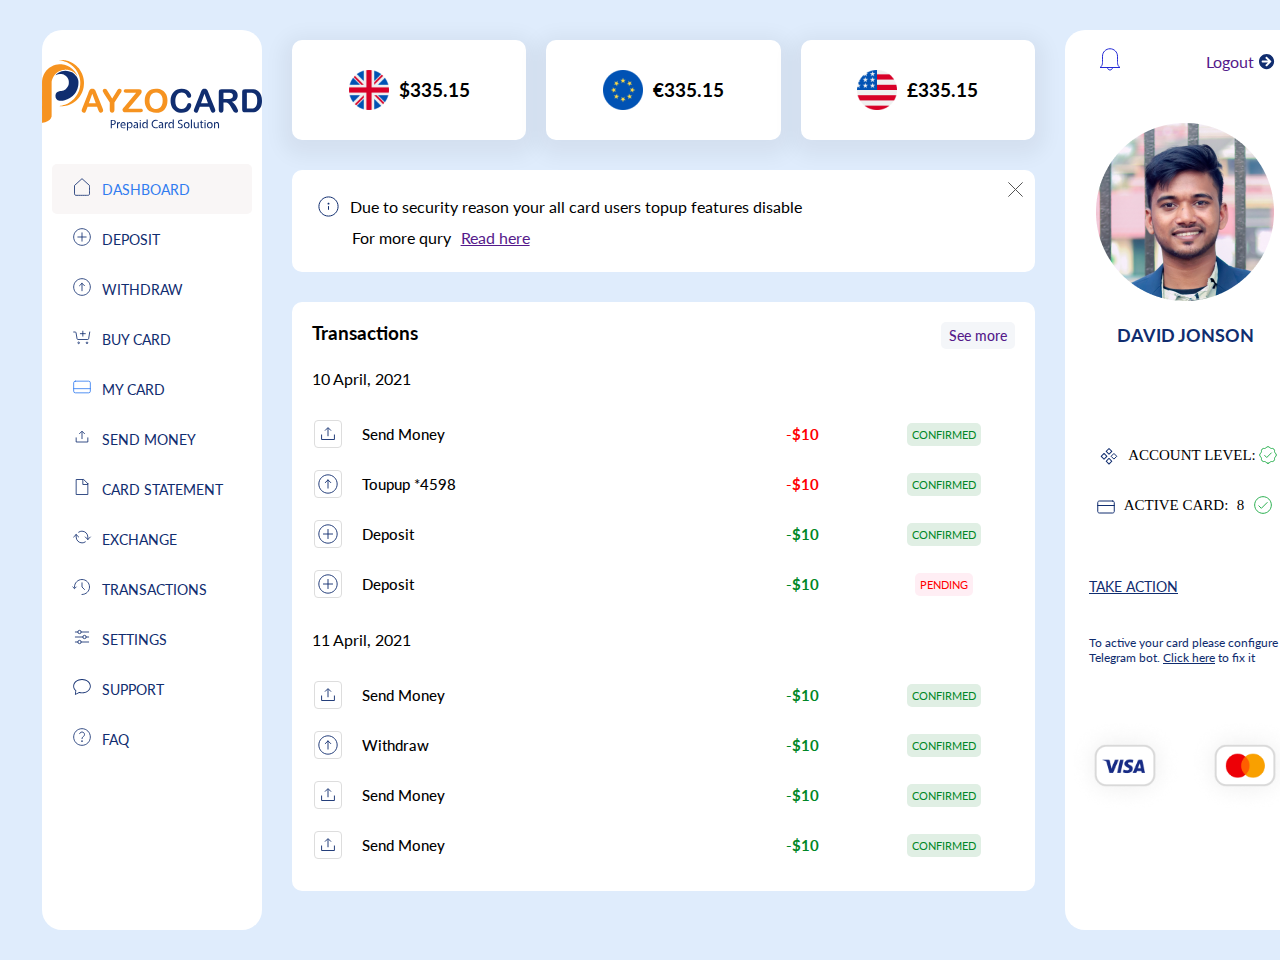
<file: index.html>
<!DOCTYPE html>
<html lang="en">
  <head>
    <meta charset="UTF-8" />
    <meta http-equiv="X-UA-Compatible" content="IE=edge" />
    <meta name="viewport" content="width=device-width, initial-scale=1.0" />
    <title>Document</title>
    <link rel="stylesheet" href="style.css" />
    <link rel="stylesheet" href="responsive.css" />
    <link rel="preconnect" href="https://fonts.googleapis.com" />
    <link rel="preconnect" href="https://fonts.gstatic.com" crossorigin />
    <link
      href="https://fonts.googleapis.com/css2?family=Lato:ital,wght@0,300;0,400;0,700;0,900;1,300;1,400;1,700;1,900&display=swap"
      rel="stylesheet"
    />
  </head>
  <body>
    <div class="mobile_top_header">
      <header class="mobile_header">
        <img class="humbarger_menu" src="images/hamburger.svg" alt="" onclick="ShowMenu()" />
        <div class="mobile_profile_icon_box">
          <ul class="mobile_profile_icon_list">
            <li><img class="mobile_bell" src="images/bell.svg" alt="" /></li>
            <li><img src="images/Mask Group.svg" alt="" /></li>
          </ul>
        </div>
      </header>
      <div class="mobile_side_left">
        <div class="mobile_side_left_content">
          <div class="logo">
            <img src="images/payzocard.svg" alt="" />
          </div>
          <div class="nav_list">
            <ul>
              <li>
                <a style=" background-color: #f9f6f6;color: #317cf0;" href="./index.html"> <img src="images/home.svg" alt="" />DASHBOARD</a>
              </li>
              <li>
                <a href=""><img src="images/add.svg" alt="" />DEPOSIT</a>
              </li>
              <li>
                <a href=""
                  ><img src="images/circle-arrow-up.svg" alt="" />WITHDRAW</a
                >
              </li>
              <li>
                <a href="buycard.html"><img src="images/cart-add.svg" alt="" />BUY CARD</a>
              </li>
              <li>
                <a href="./mycard.html"><img src="images/credit-card.svg" alt="" />MY CARD</a>
              </li>
              <li>
                <a href="./sendmoney.html"><img src="images/share.svg" alt="" />SEND MONEY</a>
              </li>
              <li>
                <a href="./cardstatement.html"><img src="images/file.svg" alt="" />CARD STATEMENT</a>
              </li>
              <li>
                <a href="./exchange.html"><img src="images/rotate.svg" alt="" />EXCHANGE</a>
              </li>
              <li>
                <a href=""><img src="images/history.svg" alt="" />TRANSACTIONS</a>
              </li>
              <li>
                <a href="setting.html"
                  ><img src="images/controls-alt.svg" alt="" />SETTINGS</a
                >
              </li>
              <li>
                <a href="./support.html"><img src="images/chat.svg" alt="" />SUPPORT</a>
              </li>
              <li>
                <a href=""><img src="images/help.svg" alt="" />FAQ</a>
              </li>
            </ul>
          </div>
        </div>
      </div>
    </div>
    <main class="main_box">
      <div class="side_left">
        <div class="logo">
          <img src="images/payzocard.svg" alt="" />
        </div>
        <div class="nav_list">
          <ul>
            <li>
              <a style=" background-color: #f9f6f6;color: #317cf0;" href="./index.html"> <img src="images/home.svg" alt="" />DASHBOARD</a>
            </li>
            <li>
              <a href=""><img src="images/add.svg" alt="" />DEPOSIT</a>
            </li>
            <li>
              <a href=""
                ><img src="images/circle-arrow-up.svg" alt="" />WITHDRAW</a
              >
            </li>
            <li>
              <a href="buycard.html"><img src="images/cart-add.svg" alt="" />BUY CARD</a>
            </li>
            <li>
              <a href="./mycard.html"><img src="images/credit-card.svg" alt="" />MY CARD</a>
            </li>
            <li>
              <a href="sendmoney.html"><img src="images/share.svg" alt="" />SEND MONEY</a>
            </li>
            <li>
              <a href="./cardstatement.html"><img src="images/file.svg" alt="" />CARD STATEMENT</a>
            </li>
            <li>
              <a href="exchange.html"><img src="images/rotate.svg" alt="" />EXCHANGE</a>
            </li>
            <li>
              <a href=""><img src="images/history.svg" alt="" />TRANSACTIONS</a>
            </li>
            <li>
              <a href="./setting.html"
                ><img src="images/controls-alt.svg" alt="" />SETTINGS</a
              >
            </li>
            <li>
              <a href="./support.html"><img src="images/chat.svg" alt="" />SUPPORT</a>
            </li>
            <li>
              <a href=""><img src="images/help.svg" alt="" />FAQ</a>
            </li>
          </ul>
        </div>
      </div>
      <div class="side_right dashboard_div">
        <!-- <div class="profile-usermenu">
          <div class="tab_list_box">
            <ul class="tab_nav">
              <li class="tab-element active" data-li="first">
                <a href="javascript:void(0)" class="tab-link elm-02">
                  <span>Reloadble</span>
                </a>
              </li>
              <li class="tab-element" data-li="second">
                <a href="javascript:void(0)" class="tab-link elm-03">
                  <span>One-Time</span>
                </a>
              </li>
              <li class="tab-element" data-li="third">
                <a href="javascript:void(0)" class="tab-link elm-03">
                  <span>Reqest Card</span>
                </a>
              </li>
            </ul>
          </div>
          <div class="profile_icon_box">
            <ul class="profile_icon_list">
              <li><img src="images/bell.svg" alt="" /></li>
              <li><img src="images/Mask Group.svg" alt="" /></li>
            </ul>
          </div>
        </div> -->
<!-- 
        <div class="tab-content">
          <div class="profile-content first active" id="">
            <p>Select Card</p>
            <div class="content_div">
              <div class="card_no_list_box">
                <ul class="card_no_list">
                  <li class="card_no_li active" data-li="card_system_one">
                    <span>4288 03******7853</span>
                    <span>USD</span> <button>Active</button>
                  </li>
                  <li class="card_no_li" data-li="card_system_two">
                    <span>4288 03******7853</span>
                    <span>USD</span> <button>Active</button>
                  </li>
                  <li class="card_no_li" data-li="card_system_three">
                    <span>4288 03******7853</span>
                    <span>USD</span> <button>Active</button>
                  </li>
                  <li class="card_no_li" data-li="card_system_four">
                    <span>4288 03******7853</span>
                    <span>USD</span> <button>Active</button>
                  </li>
                  <li class="card_no_li" data-li="card_system_five">
                    <span>4288 03******7853</span>
                    <span>USD</span> <button>Active</button>
                  </li>
                  <li class="card_no_li" data-li="card_system_six">
                    <span>4288 03******7853</span>
                    <span>USD</span> <button>Active</button>
                  </li>
                  <li class="card_no_li" data-li="card_system_seven">
                    <span>4288 03******7853</span>
                    <span>USD</span> <button>Active</button>
                  </li>
                  <li class="card_no_li" data-li="card_system_eight">
                    <span>4288 03******7853</span>
                    <span>USD</span> <button>Active</button>
                  </li>
                </ul>
              </div>
              <div class="card_details_box">
                <div class="card_details card_system_one active">
                  <div class="card_address">
                    <div class="card_img_box">
                      <img src="images/visablank 1.svg" alt="" />
                    </div>
                    <div class="card_address_details">
                      <div class="card_d_all">
                        <h2>$100.59</h2>
                        <div class="accordion_div">
                          <div class="add_state">
                            <span>
                              <h4>Address:</h4>

                              <b>333 Fremont Street</b>
                            </span>
                            <span>
                              <h4>State:</h4>

                              <b>CA</b>
                            </span>
                          </div>
                          <div class="add_state add_state_2">
                            <span>
                              <h4>City :</h4>

                              <b>San Francisco</b>
                            </span>
                            <span>
                              <h4>Zip:</h4>

                              <b>94105</b>
                            </span>
                          </div>
                        </div>
                        <div class="accordion_show_hide"></div>
                      </div>
                    </div>
                  </div>
                  <div class="top_up_box">
                    <div class="topup">
                      <a href="">
                        <img src="images/deposit_receive.svg" alt="" />
                      </a>
                      <span>Topup</span>
                    </div>
                    <div class="topup">
                      <input type="checkbox" name="" id="checkbtn" />
                      <label class="switch" for="checkbtn"></label>
                      <b class="onbtn">On</b>
                      <b class="offbtn">Off</b>

                      <span>Renew</span>
                    </div>
                    <div class="topup">
                      <a href="">
                        <img src="images/deposit_received.svg" alt="" />
                      </a>
                      <span>Withdraw</span>
                    </div>
                  </div>

                  <div class="input_range_box">
                    <div class="input_range">
                      <span class="days_value">30 day left</span>

                      <input type="range" name="" id="input_range" />
                    </div>
                  </div>
                  <div class="latest_transction_box">
                    <div class="transaction_title_box">
                      <h3>Latest Transactions</h3>
                      <span class="view_all"
                        >View All <img src="images/arrow-right.svg" alt=""
                      /></span>
                    </div>
                    <div class="latest_transction">
                      <table style="width: 100%">
                        <thead>
                          <tr>
                            <th style="width: 40%; text-align: left">
                              Name of the Transactions
                            </th>
                            <th style="width: 30%; text-align: left">Date</th>
                            <th style="width: 20%; text-align: left">Amount</th>
                            <th style="width: 10%; text-align: center">
                              Status
                            </th>
                          </tr>
                        </thead>
                        <tbody>
                          <tr>
                            <td style="width: 40%; text-align: left">
                              Udamy Austria
                            </td>
                            <td style="width: 30%; text-align: left">
                              13/09/2021 2:24 PM
                            </td>
                            <td style="width: 20%; text-align: left">+$29</td>
                            <td style="width: 10%; text-align: center">
                              <a href="">Paid</a>
                            </td>
                          </tr>
                          <tr>
                            <td style="width: 40%; text-align: left">
                              Udamy Austria
                            </td>
                            <td style="width: 30%; text-align: left">
                              13/09/2021 2:24 PM
                            </td>
                            <td style="width: 20%; text-align: left">+$29</td>
                            <td style="width: 10%; text-align: center">
                              <a href="">Paid</a>
                            </td>
                          </tr>
                          <tr>
                            <td style="width: 40%; text-align: left">
                              Udamy Austria
                            </td>
                            <td style="width: 30%; text-align: left">
                              13/09/2021 2:24 PM
                            </td>
                            <td style="width: 20%; text-align: left">+$29</td>
                            <td style="width: 10%; text-align: center">
                              <a href="" class="decline" style="color: red"
                                >Decline</a
                              >
                            </td>
                          </tr>
                          <tr>
                            <td style="width: 40%; text-align: left">
                              Udamy Austria
                            </td>
                            <td style="width: 30%; text-align: left">
                              13/09/2021 2:24 PM
                            </td>
                            <td style="width: 20%; text-align: left">+$29</td>
                            <td style="width: 10%; text-align: center">
                              <a href="">Paid</a>
                            </td>
                          </tr>
                          <tr>
                            <td style="width: 40%; text-align: left">
                              Udamy Austria
                            </td>
                            <td style="width: 30%; text-align: left">
                              13/09/2021 2:24 PM
                            </td>
                            <td style="width: 20%; text-align: left">+$29</td>
                            <td style="width: 10%; text-align: center">
                              <a href="">Paid</a>
                            </td>
                          </tr>
                        </tbody>
                      </table>
                    </div>
                  </div>
                  <div class="latest_transction_box_mobile">
                    <div class="transaction_title_box">
                      <h3 class="mobile_title">Latest Transactions</h3>
                      <span class="view_all_mobile">View All </span>
                    </div>
                    <div class="latest_tra_table">
                      <table style="width: 100%">
                        <tbody>
                          <tr>
                            <td style="width: 70%; text-align: left">
                              <div class="mobile_table_money_div">
                                <span class="money_box"
                                  ><img src="images/money.svg" alt=""
                                /></span>
                                <span class="name_date_mobile">
                                  VYKE
                                  <b> 09 Jun 22:28</b>
                                </span>
                              </div>
                            </td>

                            <td style="width: 30%; text-align: center">
                              <span class="mobile_currency">-120,45 USD</span>
                            </td>
                          </tr>
                          <tr>
                            <td style="width: 70%; text-align: left">
                              <div class="mobile_table_money_div">
                                <span class="money_box"
                                  ><img src="images/money.svg" alt=""
                                /></span>
                                <span class="name_date_mobile">
                                  Deposit
                                  <b> 09 Jun 22:28</b>
                                </span>
                              </div>
                            </td>

                            <td style="width: 30%; text-align: center">
                              <span class="mobile_currency">-120,45 USD</span>
                            </td>
                          </tr>
                          <tr>
                            <td style="width: 70%; text-align: left">
                              <div class="mobile_table_money_div">
                                <span class="money_box"
                                  ><img src="images/money.svg" alt=""
                                /></span>
                                <span class="name_date_mobile">
                                  Topup card**4500
                                  <b> 09 Jun 22:28</b>
                                </span>
                              </div>
                            </td>

                            <td style="width: 30%; text-align: center">
                              <span class="mobile_currency">-120,45 USD</span>
                            </td>
                          </tr>
                        </tbody>
                      </table>
                    </div>
                  </div>
                </div>
                <div class="card_details card_system_two"></div>
              </div>
            </div>
          </div>
          <div class="profile-content second" id="">sabbir</div>
          <div class="profile-content third" id="">Mahamud</div>
        </div> -->

        <div class="country_box">
          <div class="country">
            <img src="./images/united-kingdom.png" alt="">
            <h3>$335.15</h3>
          </div>
          <div class="country">
            <img src="./images/european-union.png" alt="">
            <h3>€335.15</h3>
          </div>
          <div class="country">
            <img src="./images/united-states.png" alt="">
            <h3>£335.15</h3>
          </div>
        </div>
        <div class="info_box">
          <img class="close_info" src="./images/close.svg" alt="">
          <p><img style="padding-right: 10px;" src="./images/info.svg" alt=""> Due to security reason your all card users topup features disable</p>
          <p style="padding-left: 40px;" >For more qury  <a style="margin-left: 10px;" href="">Read here</a></p>
        </div>
        <div class="transction_div">
          <div class="top">
            <h3>Transactions</h3>
            <a href="" class="see_more">See more</a>
          </div>
       <div>
        <div class="date">
          <span>10 April, 2021</span>
      </div>
        <div class="transction_list">
          <table style="width: 100%;">
            <tbody style="width: 100%;">
              <tr>
                <td style="width: 60%;">
                  <div class="tr_name">
                    <img src="./images/share.svg" alt="">
                    <span>Send Money</span>
                  </div>
                </td>
                <td style="width: 20%;text-align: center;">
                  <span class="doller_red">-$10</span>
                </td>
                <td style="width: 20%;text-align: center;">
                  <a class="confrimd" href="">CONFIRMED</a>
                </td>
              </tr>

              <tr>
                <td style="width: 60%;">
                  <div class="tr_name">
                    <img src="./images/circle-arrow-up.svg" alt="">
                    <span>Toupup *4598</span>
                  </div>
                </td>
                <td style="width: 20%;text-align: center;">
                  <span class="doller_red">-$10</span>
                </td>
                <td style="width: 20%;text-align: center;">
                  <a class="confrimd" href="">CONFIRMED</a>
                </td>
              </tr>

              <tr>
                <td style="width: 60%;">
                  <div class="tr_name">
                    <img src="./images/add.svg" alt="">
                    <span>Deposit</span>
                  </div>
                </td>
                <td style="width: 20%;text-align: center;">
                  <span class="doller_green">-$10</span>
                </td>
                <td style="width: 20%;text-align: center;">
                  <a class="confrimd" href="">CONFIRMED</a>
                </td>
              </tr>
              <tr>
                <td style="width: 60%;">
                  <div class="tr_name">
                    <img src="./images/add.svg" alt="">
                    <span>Deposit</span>
                  </div>
                </td>
                <td style="width: 20%;text-align: center;">
                  <span class="doller_green">-$10</span>
                </td>
                <td style="width: 20%;text-align: center;">
                  <a style="color: red;background-color: #FFEEF4;" class="confrimd" href="">PENDING</a>
                </td>
              </tr>
            </tbody>
          </table>
        </div>
       </div>
       <div>
        <div class="date">
          <span>11 April, 2021</span>
      </div>
        <div class="transction_list">
          <table style="width: 100%;">
            <tbody style="width: 100%;">
              <tr>
                <td style="width: 60%;">
                  <div class="tr_name">
                    <img src="./images/share.svg" alt="">
                    <span>Send Money</span>
                  </div>
                </td>
                <td style="width: 20%;text-align: center;">
                  <span class="doller_green">-$10</span>
                </td>
                <td style="width: 20%;text-align: center;">
                  <a class="confrimd" href="">CONFIRMED</a>
                </td>
              </tr>

              <tr>
                <td style="width: 60%;">
                  <div class="tr_name">
                    <img src="./images/circle-arrow-up.svg" alt="">
                    <span>Withdraw</span>
                  </div>
                </td>
                <td style="width: 20%;text-align: center;">
                  <span class="doller_green">-$10</span>
                </td>
                <td style="width: 20%;text-align: center;">
                  <a class="confrimd" href="">CONFIRMED</a>
                </td>
              </tr>

              <tr>
                <td style="width: 60%;">
                  <div class="tr_name">
                    <img src="./images/share.svg" alt="">
                    <span>Send Money</span>
                  </div>
                </td>
                <td style="width: 20%;text-align: center;">
                  <span class="doller_green">-$10</span>
                </td>
                <td style="width: 20%;text-align: center;">
                  <a class="confrimd" href="">CONFIRMED</a>
                </td>
              </tr>
              <tr>
                <td style="width: 60%;">
                  <div class="tr_name">
                    <img src="./images/share.svg" alt="">
                    <span>Send Money</span>
                  </div>
                </td>
                <td style="width: 20%;text-align: center;">
                  <span class="doller_green">-$10</span>
                </td>
                <td style="width: 20%;text-align: center;">
                  <a  class="confrimd" href="">CONFIRMED</a>
                </td>
              </tr>
            </tbody>
          </table>
        </div>
       </div>
        </div>
      </div>
      
      <div class="side_profile">
      <div class="top_logout">
        <span><img src="./images/bell.svg" alt=""></span>
        <a class="logout_btn" href="">Logout <img src="./images/chevron-right.svg" alt=""></a>
      </div>
      <div class="profile_pic_box">
        <div class="profile_pic">
          <img src="./images/josim.png" alt="">
        </div>
        <h2 class="profile_name">
          DAVID JONSON
        </h2>
      </div>
      <div class="account_level_box">
        <ul class="account_level_list">
          <li> <img style="margin-top: 4px;" src="./images/component.svg" alt=""> <span>ACCOUNT LEVEL:</span> <img src="./images/verified.svg" alt=""></li>
          <li> <img style="margin-top: 4px;" src="./images/ccr.svg" alt=""> <span>ACTIVE CARD:</span> <p>8</p> <img src="./images/circle-ok.svg" alt=""></li>
        </ul>
      </div>
      <div class="take_action">
        <a href="">TAKE ACTION</a>
        <p>To active your card please configure
          Telegram bot. <a href="">Click here</a> to fix it
        </p>
      </div>
      <div class="pay_img">
        <img src="./images/visa.png" alt="">
        <img src="./images/master.png" alt="">
      </div>
      </div>

    </main>
  
    <script src="./main.js"></script>
  </body>
</html>
</file>
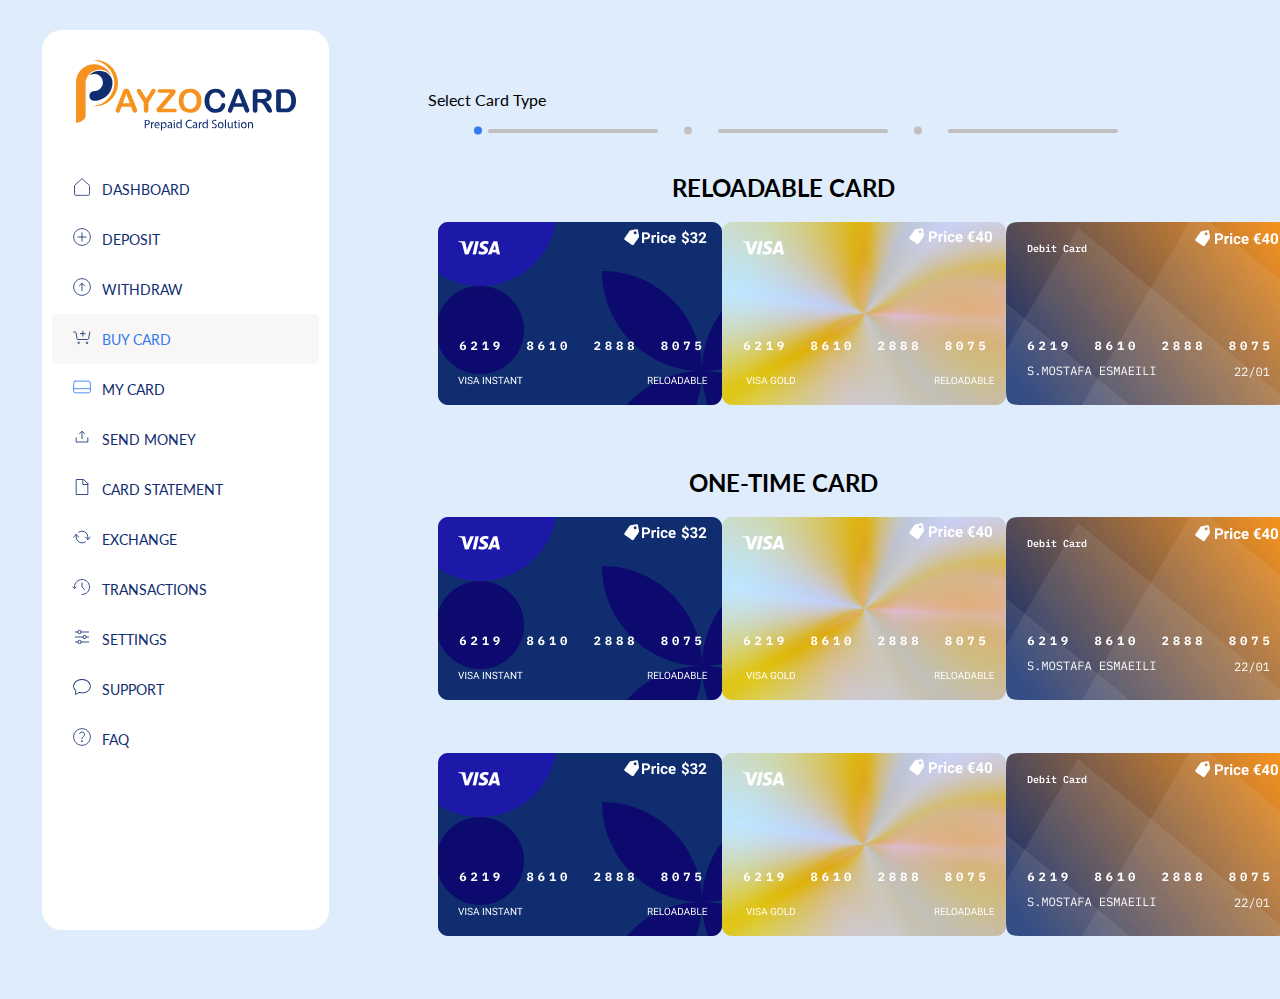
<file: buycard.html>
<!DOCTYPE html>
<html lang="en">
  <head>
    <meta charset="UTF-8" />
    <meta http-equiv="X-UA-Compatible" content="IE=edge" />
    <meta name="viewport" content="width=device-width, initial-scale=1.0" />
    <title>Document</title>
    <link rel="stylesheet" href="style.css" />
    <link rel="stylesheet" href="responsive.css" />
    <link rel="preconnect" href="https://fonts.googleapis.com" />
    <link rel="preconnect" href="https://fonts.gstatic.com" crossorigin />
    <link
      href="https://fonts.googleapis.com/css2?family=Lato:ital,wght@0,300;0,400;0,700;0,900;1,300;1,400;1,700;1,900&display=swap"
      rel="stylesheet"
    />
  </head>
  <body>
    <div class="mobile_top_header">
      <header class="mobile_header">
        <img class="humbarger_menu" src="images/hamburger.svg" alt="" onclick="ShowMenu()" />
        <div class="mobile_profile_icon_box">
          <ul class="mobile_profile_icon_list">
            <li><img class="mobile_bell" src="images/bell.svg" alt="" /></li>
            <li><img src="images/Mask Group.svg" alt="" /></li>
          </ul>
        </div>
      </header>
      <div class="mobile_side_left">
        <div class="logo">
          <img src="images/payzocard.svg" alt="" />
        </div>
        <div class="nav_list">
          <ul>
            <li>
              <a href="./index.html"> <img src="images/home.svg" alt="" />DASHBOARD</a>
            </li>
            <li>
              <a href=""><img src="images/add.svg" alt="" />DEPOSIT</a>
            </li>
            <li>
              <a href=""
                ><img src="images/circle-arrow-up.svg" alt="" />WITHDRAW</a
              >
            </li>
            <li>
              <a href="./buycard.html"><img src="images/cart-add.svg" alt="" />BUY CARD</a>
            </li>
            <li>
              <a href="./mycard.html"><img src="images/credit-card.svg" alt="" />MY CARD</a>
            </li>
            <li>
              <a href="./sendmoney.html"><img src="images/share.svg" alt="" />SEND MONEY</a>
            </li>
            <li>
              <a href=""><img src="images/file.svg" alt="" />CARD STATEMENT</a>
            </li>
            <li>
              <a href="./exchange.html"><img src="images/rotate.svg" alt="" />EXCHANGE</a>
            </li>
            <li>
              <a href=""><img src="images/history.svg" alt="" />TRANSACTIONS</a>
            </li>
            <li>
              <a href=""
                ><img src="images/controls-alt.svg" alt="" />SETTINGS</a
              >
            </li>
            <li>
              <a href=""><img src="images/chat.svg" alt="" />SUPPORT</a>
            </li>
            <li>
              <a href=""><img src="images/help.svg" alt="" />FAQ</a>
            </li>
          </ul>
        </div>
      </div>
    </div>
    <main class="main_box">
      <div class="side_left">
        <div class="logo">
          <img src="images/payzocard.svg" alt="" />
        </div>
        <div class="nav_list">
          <ul>
            <li>
              <a href="./index.html"> <img src="images/home.svg" alt="" />DASHBOARD</a>
            </li>
            <li>
              <a href=""><img src="images/add.svg" alt="" />DEPOSIT</a>
            </li>
            <li>
              <a href=""
                ><img src="images/circle-arrow-up.svg" alt="" />WITHDRAW</a
              >
            </li>
            <li>
              <a href="buycard.html" style=" background-color: #f9f6f6;color: #317cf0;"><img src="images/cart-add.svg" alt="" />BUY CARD</a>
            </li>
            <li>
              <a  href="./mycard.html"><img src="images/credit-card.svg" alt="" />MY CARD</a>
            </li>
            <li>
              <a href="./sendmoney.html"><img src="images/share.svg" alt="" />SEND MONEY</a>
            </li>
            <li>
              <a href="cardstatement.html"><img src="images/file.svg" alt="" />CARD STATEMENT</a>
            </li>
            <li>
              <a href="exchange.html"><img src="images/rotate.svg" alt="" />EXCHANGE</a>
            </li>
            <li>
              <a href=""><img src="images/history.svg" alt="" />TRANSACTIONS</a>
            </li>
            <li>
              <a href="setting.html"
                ><img src="images/controls-alt.svg" alt="" />SETTINGS</a
              >
            </li>
            <li>
              <a href="support.html"><img src="images/chat.svg" alt="" />SUPPORT</a>
            </li>
            <li>
              <a href=""><img src="images/help.svg" alt="" />FAQ</a>
            </li>
          </ul>
        </div>
      </div>
      <div class="side_right">
        
<div class="select_card_type">
  <span>Select Card Type </span>
<div class="all_div_for_card">
  <div></div>
  <div></div>
  <div></div>
</div>
<div class="RELOADABLE_CARD">
  <h2>RELOADABLE CARD</h2>
  <div class="card_box">
    <a href="singlecard.html"><img src="./images/Group 11.png" alt=""></a>
    <a href="singlecard.html"> <img src="./images/Frame.png" alt=""></a>
     <a href="singlecard.html"><img src="./images/7.png" alt=""></a>
    
   
    
  </div>
</div>
<div class="ONE_TIME_CARD">
  <h2>ONE-TIME CARD</h2>
  <div class="card_box">
    <a href="singlecard.html"><img src="./images/Group 11.png" alt=""></a>
    <a href="singlecard.html"> <img src="./images/Frame.png" alt=""></a>
     <a href="singlecard.html"><img src="./images/7.png" alt=""></a>
  </div>
  <div class="card_box card_box_2">
    <a href=""><img src="./images/Group 11.png" alt=""></a>
    <a href=""> <img src="./images/Frame.png" alt=""></a>
     <a href=""><img src="./images/7.png" alt=""></a>
  </div>
</div>
  
</div>
       
      </div>
    </main>
    <script>
      var humbarger_menu = document.querySelector(".humbarger_menu");
      var li = document.querySelectorAll(".tab_nav li");
      var show_div = document.querySelectorAll(".profile-content");
      var side_left = document.querySelector(".mobile_side_left");
      var accordion_show_hide = document.querySelector(".accordion_show_hide");
      var accordion_div = document.querySelector(".accordion_div");
      var add_state = document.querySelector(".add_state");
      var add_state_2 = document.querySelector(".add_state_2");
      var accordion_show_hide = document.querySelector(".accordion_show_hide");
      for (var i = 0; i < li.length; i++) {
        li[i].addEventListener("click", function () {
          li.forEach(function (new_li) {
            new_li.classList.remove("active");
          });
          this.classList.add("active");
          var attr = this.getAttribute("data-li");
          show_div.forEach(function (item) {
            item.classList.remove("active");
          });
          if (attr == "first") {
            var item = document.querySelector("." + attr);
            item.classList.add("active");
          } else if (attr == "second") {
            var item = document.querySelector("." + attr);
            item.classList.add("active");
          } else if (attr == "third") {
            var item = document.querySelector("." + attr);
            item.classList.add("active");
          }
        });
      }

      var Card_li = document.querySelectorAll(".card_no_li");
      var show_card = document.querySelectorAll(".card_details");
      for (var i = 0; i < Card_li.length; i++) {
        Card_li[i].addEventListener("click", function () {
          Card_li.forEach(function (new_li) {
            new_li.classList.remove("active");
          });
          this.classList.add("active");
          var attr = this.getAttribute("data-li");
          show_card.forEach(function (item) {
            item.classList.remove("active");
          });
          if (attr == "card_system_one") {
            var item = document.querySelector("." + attr);
            item.classList.add("active");
          } else if (attr == "card_system_two") {
            var item = document.querySelector("." + attr);
            item.classList.add("active");
          } else if (attr == "card_system_three") {
            var item = document.querySelector("." + attr);
            item.classList.add("active");
          }
        });
      }
      var dateVal = document.querySelector(".days_value");
      var inputRange = document.querySelector("#input_range");
      inputRange.oninput = () => {
        let rangeVal = inputRange.value;
        dateVal.textContent = rangeVal + " day left";
        dateVal.style.left = rangeVal / 1 + "%";
      };
      humbarger_menu.onclick = () => {
        side_left.classList.toggle("active");
      };
      accordion_show_hide.onclick = () => {
        accordion_div.classList.toggle("active");
        add_state.classList.toggle("active");
        add_state_2.classList.toggle("active");
        accordion_show_hide.classList.toggle("active");
      };
    </script>
    <script src="./main.js"></script>
  </body>
</html>
</file>
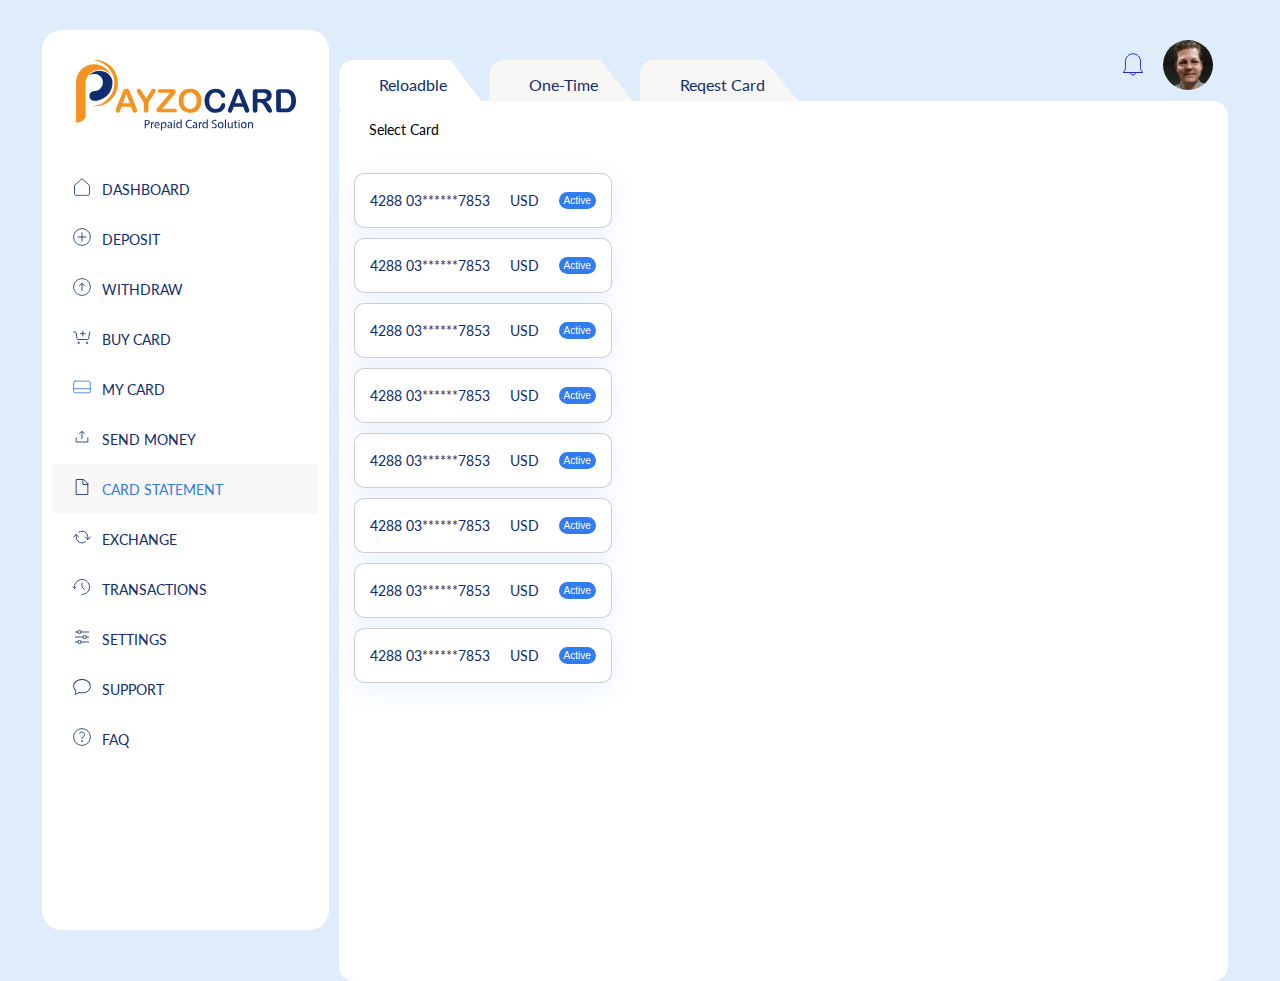
<file: cardstatement.html>
<!DOCTYPE html>
<html lang="en">
  <head>
    <meta charset="UTF-8" />
    <meta http-equiv="X-UA-Compatible" content="IE=edge" />
    <meta name="viewport" content="width=device-width, initial-scale=1.0" />
    <title>Document</title>
    <link rel="stylesheet" href="style.css" />
    <link rel="stylesheet" href="responsive.css" />
    <link rel="preconnect" href="https://fonts.googleapis.com" />
    <link rel="preconnect" href="https://fonts.gstatic.com" crossorigin />
    <link
      href="https://fonts.googleapis.com/css2?family=Lato:ital,wght@0,300;0,400;0,700;0,900;1,300;1,400;1,700;1,900&display=swap"
      rel="stylesheet"
    />
  </head>
  <body>
    <div class="mobile_top_header">
      <header class="mobile_header">
        <img class="humbarger_menu" src="images/hamburger.svg" alt="" onclick="ShowMenu()" />
        <div class="mobile_profile_icon_box">
          <ul class="mobile_profile_icon_list">
            <li><img class="mobile_bell" src="images/bell.svg" alt="" /></li>
            <li><img src="images/Mask Group.svg" alt="" /></li>
          </ul>
        </div>
      </header>
      <div class="mobile_side_left">
        <div class="logo">
          <img src="images/payzocard.svg" alt="" />
        </div>
        <div class="nav_list">
          <ul>
            <li>
              <a href="./index.html"> <img src="images/home.svg" alt="" />DASHBOARD</a>
            </li>
            <li>
              <a href=""><img src="images/add.svg" alt="" />DEPOSIT</a>
            </li>
            <li>
              <a href=""
                ><img src="images/circle-arrow-up.svg" alt="" />WITHDRAW</a
              >
            </li>
            <li>
              <a href="./buycard.html"><img src="images/cart-add.svg" alt="" />BUY CARD</a>
            </li>
            <li>
              <a href="./mycard.html"><img src="images/credit-card.svg" alt="" />MY CARD</a>
            </li>
            <li>
              <a href="./sendmoney.html"><img src="images/share.svg" alt="" />SEND MONEY</a>
            </li>
            <li>
              <a href="./cardstatement.html"><img src="images/file.svg" alt="" />CARD STATEMENT</a>
            </li>
            <li>
              <a href="./exchange.html"><img src="images/rotate.svg" alt="" />EXCHANGE</a>
            </li>
            <li>
              <a href=""><img src="images/history.svg" alt="" />TRANSACTIONS</a>
            </li>
            <li>
              <a href="setting.html"
                ><img src="images/controls-alt.svg" alt="" />SETTINGS</a
              >
            </li>
            <li>
              <a href="support.html"><img src="images/chat.svg" alt="" />SUPPORT</a>
            </li>
            <li>
              <a href=""><img src="images/help.svg" alt="" />FAQ</a>
            </li>
          </ul>
        </div>
      </div>
    </div>
    <main class="main_box">
      <div class="side_left">
        <div class="logo">
          <img src="images/payzocard.svg" alt="" />
        </div>
        <div class="nav_list">
          <ul>
            <li>
              <a href="./index.html"> <img src="images/home.svg" alt="" />DASHBOARD</a>
            </li>
            <li>
              <a href=""><img src="images/add.svg" alt="" />DEPOSIT</a>
            </li>
            <li>
              <a href=""
                ><img src="images/circle-arrow-up.svg" alt="" />WITHDRAW</a
              >
            </li>
            <li>
              <a href="buycard.html"><img src="images/cart-add.svg" alt="" />BUY CARD</a>
            </li>
            <li>
              <a  href="./mycard.html"><img src="images/credit-card.svg" alt="" />MY CARD</a>
            </li>
            <li>
              <a href="./sendmoney.html"><img src="images/share.svg" alt="" />SEND MONEY</a>
            </li>
            <li>
              <a style=" background-color: #f9f6f6;color: #317cf0;" href="./cardstatement.html"><img src="images/file.svg" alt="" />CARD STATEMENT</a>
            </li>
            <li>
              <a href="exchange.html"><img src="images/rotate.svg" alt="" />EXCHANGE</a>
            </li>
            <li>
              <a href=""><img src="images/history.svg" alt="" />TRANSACTIONS</a>
            </li>
            <li>
              <a href="setting.html"
                ><img src="images/controls-alt.svg" alt="" />SETTINGS</a
              >
            </li>
            <li>
              <a href="support.html"><img src="images/chat.svg" alt="" />SUPPORT</a>
            </li>
            <li>
              <a href=""><img src="images/help.svg" alt="" />FAQ</a>
            </li>
          </ul>
        </div>
      </div>
      <div class="side_right">
        <div class="profile-usermenu">
          <div class="tab_list_box">
            <ul class="tab_nav">
              <li class="tab-element active" data-li="first">
                <a href="javascript:void(0)" class="tab-link elm-02">
                  <span>Reloadble</span>
                </a>
              </li>
              <li class="tab-element" data-li="second">
                <a href="javascript:void(0)" class="tab-link elm-03">
                  <span>One-Time</span>
                </a>
              </li>
              <li class="tab-element" data-li="third">
                <a href="javascript:void(0)" class="tab-link elm-03">
                  <span>Reqest Card</span>
                </a>
              </li>
            </ul>
          </div>
          <div class="profile_icon_box">
            <ul class="profile_icon_list">
              <li><img src="images/bell.svg" alt="" /></li>
              <li><img src="images/Mask Group.svg" alt="" /></li>
            </ul>
          </div>
        </div>

        <div class="tab-content">
          <div class="profile-content first active" id="">
            <p>Select Card</p>
            <div class="content_div">
              <div class="card_no_list_box">
                <ul class="card_no_list">
                  <li class="card_no_li " data-li="card_system_one">
                    <span>4288 03******7853</span>
                    <span>USD</span> <button>Active</button>
                  </li>
                  <li class="card_no_li" data-li="card_system_two">
                    <span>4288 03******7853</span>
                    <span>USD</span> <button>Active</button>
                  </li>
                  <li class="card_no_li" data-li="card_system_three">
                    <span>4288 03******7853</span>
                    <span>USD</span> <button>Active</button>
                  </li>
                  <li class="card_no_li" data-li="card_system_four">
                    <span>4288 03******7853</span>
                    <span>USD</span> <button>Active</button>
                  </li>
                  <li class="card_no_li" data-li="card_system_five">
                    <span>4288 03******7853</span>
                    <span>USD</span> <button>Active</button>
                  </li>
                  <li class="card_no_li" data-li="card_system_six">
                    <span>4288 03******7853</span>
                    <span>USD</span> <button>Active</button>
                  </li>
                  <li class="card_no_li" data-li="card_system_seven">
                    <span>4288 03******7853</span>
                    <span>USD</span> <button>Active</button>
                  </li>
                  <li class="card_no_li" data-li="card_system_eight">
                    <span>4288 03******7853</span>
                    <span>USD</span> <button>Active</button>
                  </li>
                </ul>
              </div>
              <div class="card_details_box">
                <div class="card_details card_system_one ">
                  <div class="card_address card_statement_details_box">
                    <div class="card_img_box card_state_btn_box">
                      <img src="images/visablank 1.svg" alt="" />
                      <a href="">REQEUST STEATMENT</a>
                      
                    </div>
                    <!-- <div class="card_address_details">


                      <div class="card_d_all">
                        <h2>$100.59</h2>
                        <div class="accordion_div">
                          <div class="add_state">
                            <span>
                              <h4>Address:</h4>

                              <b>333 Fremont Street</b>
                            </span>
                            <span>
                              <h4>State:</h4>

                              <b>CA</b>
                            </span>
                          </div>
                          <div class="add_state add_state_2">
                            <span>
                              <h4>City :</h4>

                              <b>San Francisco</b>
                            </span>
                            <span>
                              <h4>Zip:</h4>

                              <b>94105</b>
                            </span>
                          </div>
                        </div>
                        <div class="accordion_show_hide"></div>
                      </div>
                    </div> -->
                    <div class="custom_table">
                      <div class="thead">
                        <div class="trow">
                          <span>CARD NO.</span>
                          <span>REQESTED (DATE AND TIME)</span>
                          <span>STATUS </span>
                          <span>ACTION</span>
                        </div>
                       
                      </div>
                      <div class="tbody">
                        <div class="trow">
                          <span>4288 03******7853</span>
                          <span>24/11/2021 15:11 pm	</span>
                          <span><a href="" class="pending">Pending</a> </span>
                          <span> </span>
                        </div>
                        <div class="trow">
                          <span>4288 03******7853</span>
                          <span>24/11/2021 15:11 pm	</span>
                          <span><a href="" class="confrim">Confrim</a> </span>
                          <span><a href="" class="download">Download</a> </span>
                        </div>
                        <div class="trow">
                          <span>4288 03******7853</span>
                          <span>24/11/2021 15:11 pm	</span>
                          <span><a href="" class="confrim">Confrim</a> </span>
                          <span><a href="" class="download">Download</a> </span>
                        </div>
                        <div class="trow">
                          <span>4288 03******7853</span>
                          <span>24/11/2021 15:11 pm	</span>
                          <span><a href="" class="confrim">Confrim</a> </span>
                          <span><a href="" class="download">Download</a> </span>
                        </div>
                        <div class="trow">
                          <span>4288 03******7853</span>
                          <span>24/11/2021 15:11 pm	</span>
                          <span><a href="" class="confrim">Confrim</a> </span>
                          <span><a href="" class="download">Download</a> </span>
                        </div>
                        <div class="trow">
                          <span>4288 03******7853</span>
                          <span>24/11/2021 15:11 pm	</span>
                          <span><a href="" class="confrim">Confrim</a> </span>
                          <span><a href="" class="download">Download</a> </span>
                        </div>
                        <div class="trow">
                          <span>4288 03******7853</span>
                          <span>24/11/2021 15:11 pm	</span>
                          <span><a href="" class="confrim">Confrim</a> </span>
                          <span><a href="" class="download">Download</a> </span>
                        </div>
                      </div>
                    </div>
                  </div>
                  <!-- <div class="top_up_box">
                    <div class="topup">
                      <a href="">
                        <img src="images/deposit_receive.svg" alt="" />
                      </a>
                      <span>Topup</span>
                    </div>
                    <div class="topup">
                      <input type="checkbox" name="" id="checkbtn" />
                      <label class="switch" for="checkbtn"></label>
                      <b class="onbtn">On</b>
                      <b class="offbtn">Off</b>

                      <span>Renew</span>
                    </div>
                    <div class="topup">
                      <a href="">
                        <img src="images/deposit_received.svg" alt="" />
                      </a>
                      <span>Withdraw</span>
                    </div>
                  </div> -->

                  <!-- <div class="input_range_box">

                    <div class="input_range">
                      <span class="days_value">30 day left</span>

                      <input type="range" name="" id="input_range" />
                    </div>
                  </div> -->

                  <!-- <div class="latest_transction_box">
                    <div class="transaction_title_box">
                      <h3>Latest Transactions</h3>
                      <span class="view_all"
                        >View All <img src="images/arrow-right.svg" alt=""
                      /></span>
                    </div>
                    <div class="latest_transction">
                      <table style="width: 100%">
                        <thead>
                          <tr>
                            <th style="width: 40%; text-align: left">
                              Name of the Transactions
                            </th>
                            <th style="width: 30%; text-align: left">Date</th>
                            <th style="width: 20%; text-align: left">Amount</th>
                            <th style="width: 10%; text-align: center">
                              Status
                            </th>
                          </tr>
                        </thead>
                        <tbody>
                          <tr>
                            <td style="width: 40%; text-align: left">
                              Udamy Austria
                            </td>
                            <td style="width: 30%; text-align: left">
                              13/09/2021 2:24 PM
                            </td>
                            <td style="width: 20%; text-align: left">+$29</td>
                            <td style="width: 10%; text-align: center">
                              <a href="">Paid</a>
                            </td>
                          </tr>
                          <tr>
                            <td style="width: 40%; text-align: left">
                              Udamy Austria
                            </td>
                            <td style="width: 30%; text-align: left">
                              13/09/2021 2:24 PM
                            </td>
                            <td style="width: 20%; text-align: left">+$29</td>
                            <td style="width: 10%; text-align: center">
                              <a href="">Paid</a>
                            </td>
                          </tr>
                          <tr>
                            <td style="width: 40%; text-align: left">
                              Udamy Austria
                            </td>
                            <td style="width: 30%; text-align: left">
                              13/09/2021 2:24 PM
                            </td>
                            <td style="width: 20%; text-align: left">+$29</td>
                            <td style="width: 10%; text-align: center">
                              <a href="" class="decline" style="color: red"
                                >Decline</a
                              >
                            </td>
                          </tr>
                          <tr>
                            <td style="width: 40%; text-align: left">
                              Udamy Austria
                            </td>
                            <td style="width: 30%; text-align: left">
                              13/09/2021 2:24 PM
                            </td>
                            <td style="width: 20%; text-align: left">+$29</td>
                            <td style="width: 10%; text-align: center">
                              <a href="">Paid</a>
                            </td>
                          </tr>
                          <tr>
                            <td style="width: 40%; text-align: left">
                              Udamy Austria
                            </td>
                            <td style="width: 30%; text-align: left">
                              13/09/2021 2:24 PM
                            </td>
                            <td style="width: 20%; text-align: left">+$29</td>
                            <td style="width: 10%; text-align: center">
                              <a href="">Paid</a>
                            </td>
                          </tr>
                        </tbody>
                      </table>
                    </div>
                  </div>
                  <div class="latest_transction_box_mobile">
                    <div class="transaction_title_box">
                      <h3 class="mobile_title">Latest Transactions</h3>
                      <span class="view_all_mobile">View All </span>
                    </div>
                    <div class="latest_tra_table">
                      <table style="width: 100%">
                        <tbody>
                          <tr>
                            <td style="width: 70%; text-align: left">
                              <div class="mobile_table_money_div">
                                <span class="money_box"
                                  ><img src="images/money.svg" alt=""
                                /></span>
                                <span class="name_date_mobile">
                                  VYKE
                                  <b> 09 Jun 22:28</b>
                                </span>
                              </div>
                            </td>

                            <td style="width: 30%; text-align: center">
                              <span class="mobile_currency">-120,45 USD</span>
                            </td>
                          </tr>
                          <tr>
                            <td style="width: 70%; text-align: left">
                              <div class="mobile_table_money_div">
                                <span class="money_box"
                                  ><img src="images/money.svg" alt=""
                                /></span>
                                <span class="name_date_mobile">
                                  Deposit
                                  <b> 09 Jun 22:28</b>
                                </span>
                              </div>
                            </td>

                            <td style="width: 30%; text-align: center">
                              <span class="mobile_currency">-120,45 USD</span>
                            </td>
                          </tr>
                          <tr>
                            <td style="width: 70%; text-align: left">
                              <div class="mobile_table_money_div">
                                <span class="money_box"
                                  ><img src="images/money.svg" alt=""
                                /></span>
                                <span class="name_date_mobile">
                                  Topup card**4500
                                  <b> 09 Jun 22:28</b>
                                </span>
                              </div>
                            </td>

                            <td style="width: 30%; text-align: center">
                              <span class="mobile_currency">-120,45 USD</span>
                            </td>
                          </tr>
                        </tbody>
                      </table>
                    </div>
                  </div> -->
                </div>
                <div class="card_details card_system_two"></div>
              </div>
            </div>
          </div>
          <div class="profile-content second" id="">sabbir</div>
          <div class="profile-content third" id="">Mahamud</div>
        </div>
      </div>
    </main>
    <script>
      var humbarger_menu = document.querySelector(".humbarger_menu");
var li = document.querySelectorAll(".tab_nav li");
var show_div = document.querySelectorAll(".profile-content");
var side_left = document.querySelector(".mobile_side_left");
var accordion_show_hide = document.querySelector(".accordion_show_hide");
var accordion_div = document.querySelector(".accordion_div");
var add_state = document.querySelector(".add_state");
var add_state_2 = document.querySelector(".add_state_2");
var accordion_show_hide = document.querySelector(".accordion_show_hide");

      var dateVal = document.querySelector(".days_value");
var inputRange = document.querySelector("#input_range");
inputRange.oninput = () => {
  let rangeVal = inputRange.value;
  dateVal.textContent = rangeVal + " day left";
  dateVal.style.left = rangeVal / 1 + "%";
};
humbarger_menu.onclick = () => {
  side_left.classList.toggle("active");
};
accordion_show_hide.onclick = () => {
  accordion_div.classList.toggle("active");
  add_state.classList.toggle("active");
  add_state_2.classList.toggle("active");
  accordion_show_hide.classList.toggle("active");
};
    </script>
 <script src="./main.js"></script>
  </body>
</html>
</file>
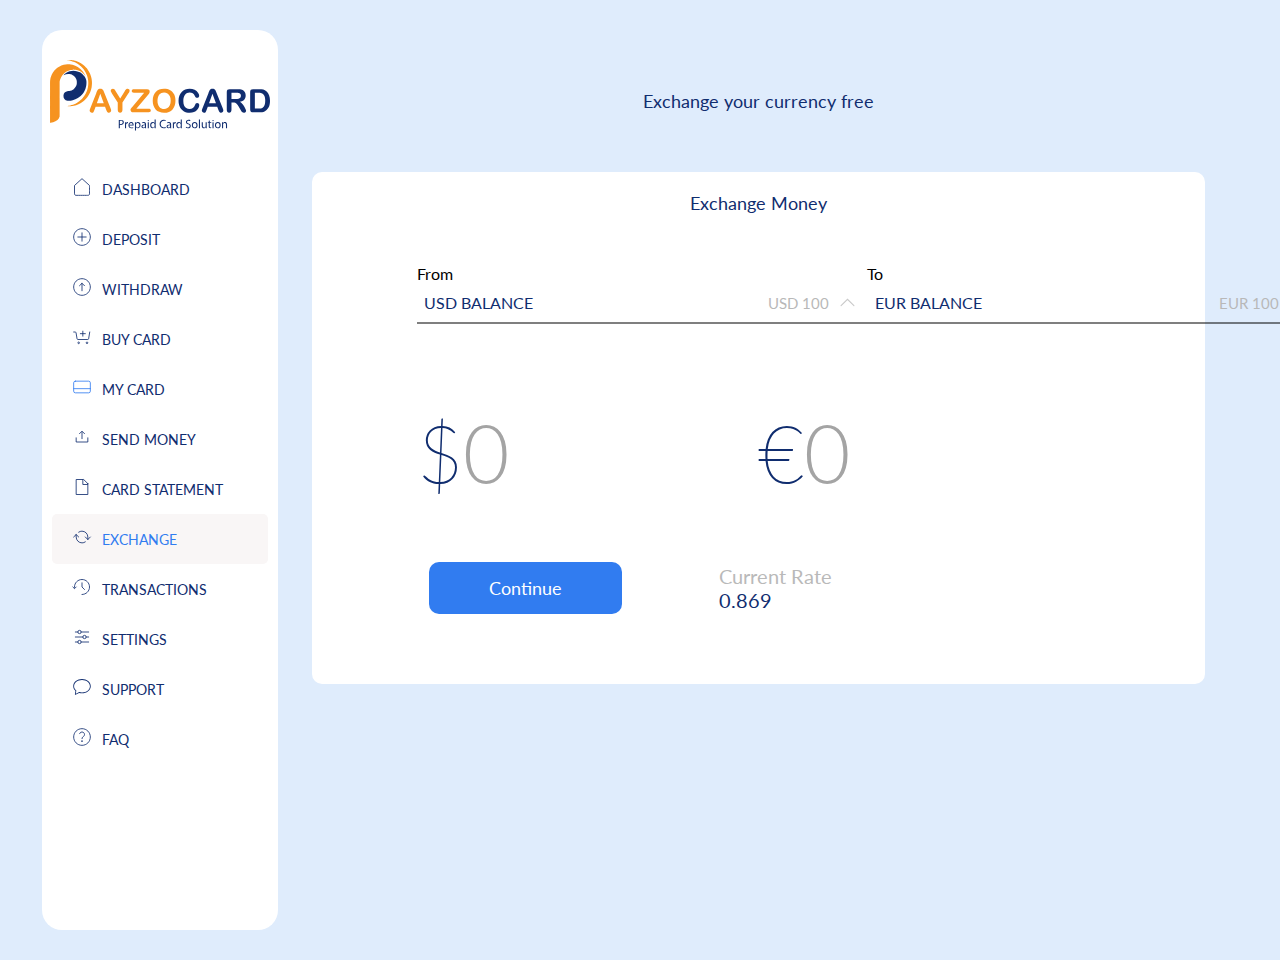
<file: exchange.html>
<!DOCTYPE html>
<html lang="en">
  <head>
    <meta charset="UTF-8" />
    <meta http-equiv="X-UA-Compatible" content="IE=edge" />
    <meta name="viewport" content="width=device-width, initial-scale=1.0" />
    <title>Document</title>
    <link rel="stylesheet" href="style.css" />
    <link rel="stylesheet" href="responsive.css" />
    <link rel="preconnect" href="https://fonts.googleapis.com" />
    <link rel="preconnect" href="https://fonts.gstatic.com" crossorigin />
    <link
      href="https://fonts.googleapis.com/css2?family=Lato:ital,wght@0,300;0,400;0,700;0,900;1,300;1,400;1,700;1,900&display=swap"
      rel="stylesheet"
    />
  </head>
  <body>
    <div class="mobile_top_header">
      <header class="mobile_header">
        <img class="humbarger_menu" src="images/hamburger.svg" alt="" onclick="ShowMenu()" />
        <div class="mobile_profile_icon_box">
          <ul class="mobile_profile_icon_list">
            <li><img class="mobile_bell" src="images/bell.svg" alt="" /></li>
            <li><img src="images/Mask Group.svg" alt="" /></li>
          </ul>
        </div>
      </header>
      <div class="mobile_side_left">
        <div class="logo">
          <img src="images/payzocard.svg" alt="" />
        </div>
        <div class="nav_list">
          <ul>
            <li>
              <a href="./index.html"> <img src="images/home.svg" alt="" />DASHBOARD</a>
            </li>
            <li>
              <a href=""><img src="images/add.svg" alt="" />DEPOSIT</a>
            </li>
            <li>
              <a href=""
                ><img src="images/circle-arrow-up.svg" alt="" />WITHDRAW</a
              >
            </li>
            <li>
              <a href="./buycard.html"><img src="images/cart-add.svg" alt="" />BUY CARD</a>
            </li>
            <li>
              <a href="./mycard.html"><img src="images/credit-card.svg" alt="" />MY CARD</a>
            </li>
            <li>
              <a href="./sendmoney.html"><img src="images/share.svg" alt="" />SEND MONEY</a>
            </li>
            <li>
              <a href="cardstatement.html"><img src="images/file.svg" alt="" />CARD STATEMENT</a>
            </li>
            <li>
              <a href="exchange.html" style=" background-color: #f9f6f6;color: #317cf0;"><img src="images/rotate.svg" alt="" />EXCHANGE</a>
            </li>
            <li>
              <a href=""><img src="images/history.svg" alt="" />TRANSACTIONS</a>
            </li>
            <li>
              <a href="setting.html"
                ><img src="images/controls-alt.svg" alt="" />SETTINGS</a
              >
            </li>
            <li>
              <a href="support.html"><img src="images/chat.svg" alt="" />SUPPORT</a>
            </li>
            <li>
              <a href=""><img src="images/help.svg" alt="" />FAQ</a>
            </li>
          </ul>
        </div>
      </div>
    </div>
    <main class="main_box">
      <div class="side_left">
        <div class="logo">
          <img src="images/payzocard.svg" alt="" />
        </div>
        <div class="nav_list">
          <ul>
            <li>
              <a href="./index.html"> <img src="images/home.svg" alt="" />DASHBOARD</a>
            </li>
            <li>
              <a href=""><img src="images/add.svg" alt="" />DEPOSIT</a>
            </li>
            <li>
              <a href=""
                ><img src="images/circle-arrow-up.svg" alt="" />WITHDRAW</a
              >
            </li>
            <li>
              <a href="./buycard.html" ><img src="images/cart-add.svg" alt="" />BUY CARD</a>
            </li>
            <li>
              <a  href="./mycard.html"><img src="images/credit-card.svg" alt="" />MY CARD</a>
            </li>
            <li>
              <a href="./sendmoney.html"><img src="images/share.svg" alt="" />SEND MONEY</a>
            </li>
            <li>
              <a href="./cardstatement.html"><img src="images/file.svg" alt="" />CARD STATEMENT</a>
            </li>
            <li>
              <a href="exchange.html" style=" background-color: #f9f6f6;color: #317cf0;"><img src="images/rotate.svg" alt="" />EXCHANGE</a>
            </li>
            <li>
              <a href=""><img src="images/history.svg" alt="" />TRANSACTIONS</a>
            </li>
            <li>
              <a href="./setting.html"
                ><img src="images/controls-alt.svg" alt="" />SETTINGS</a
              >
            </li>
            <li>
              <a href="./support.html"><img src="images/chat.svg" alt="" />SUPPORT</a>
            </li>
            <li>
              <a href=""><img src="images/help.svg" alt="" />FAQ</a>
            </li>
          </ul>
        </div>
      </div>
      <div class="side_right">
        
<div class="exchange_card_title">
  <span>Exchange your currency free</span>

</div>
<div class="exchange_box">
  <p class="exc_title">Exchange Money</p>
  <div class="exchange_select">

  <div class="select_box_one">
    <label for="from">From</label>

    <div class="select-box">
      <div class="options-container">
        <div class="option">
          <input
            type="radio"
            class="radio"
            id="usd"
            name="category"
          />
          <label for="usd">
            <p><img src="./images/united-states (1) 1.svg" alt=""> <span class="usd_main">USD-Main</span></p>
            <p class="usd_digit">$157</p>
          </label>
        </div>

        <div class="option">
          <input type="radio" class="radio" id="=eur" name="category" />
           <label for="eur">
            <p><img src="./images/european-union (1) 1.svg" alt=""> <span class="usd_main">EUR-Main</span></p>
            <p class="usd_digit">€50</p>
          </label>
        </div>

        <div class="option">
          <input type="radio" class="radio" id="gbp" name="category" />
          <label for="gbp">
            <p><img src="./images/united-kingdom (1) 1.svg" alt=""> <span class="usd_main">GBP-Main</span></p>
            <p class="usd_digit">£60</p>
          </label>
        </div>

        <div class="option">
          <input type="radio" class="radio" id="art" name="category" />
          <label for="eur">
            <p><img src="./images/european-union (1) 1.svg" alt=""> <span class="usd_main">EUR-Main</span></p>
            <p class="usd_digit">€70</p>
          </label>
        </div>

        

      </div>

      <div class="selected" >
        <span class="usd_bl">USD  BALANCE</span>
        <span class="usd_100">USD 100</span>
      </div>
    </div>

  </div>



  <div class="select_box_one">
    <label for="to">To</label>

    <div class="select-box">
      <div class="options-container option_con_2">
        <div class="option_2">
          <input
            type="radio"
            class="radio"
            id=""
            name="category"
          />
          <label for="">
            <p><img src="./images/united-states (1) 1.svg" alt=""> <span class="usd_main">USD-Main</span></p>
            <p class="usd_digit">$157</p>
          </label>
        </div>

        <div class="option_2">
          <input type="radio" class="radio" id="=" name="category" />
           <label for="">
            <p><img src="./images/european-union (1) 1.svg" alt=""> <span class="usd_main">EUR-Main</span></p>
            <p class="usd_digit">€50</p>
          </label>
        </div>

        <div class="option_2">
          <input type="radio" class="radio" id="" name="category" />
          <label for="">
            <p><img src="./images/united-kingdom (1) 1.svg" alt=""> <span class="usd_main">GBP-Main</span></p>
            <p class="usd_digit">£60</p>
          </label>
        </div>

        <div class="option_2">
          <input type="radio" class="radio" id="" name="category" />
          <label for="">
            <p><img src="./images/european-union (1) 1.svg" alt=""> <span class="usd_main">EUR-Main</span></p>
            <p class="usd_digit">€70</p>
          </label>
        </div>

        

      </div>

      <div class="selected selected_2" id="" >
        <span class="usd_bl">EUR  BALANCE</span>
        <span class="usd_100">EUR 100</span>
      </div>
    </div>

  </div>


  
  </div>
  <div class="exchange_currency">

    <div class="curr_box">
     <p>$</p>  <span>0</span>
    </div>

    <div class="curr_box">
      <p>€</p> <span> 0</span>
    </div>
  </div>
  <div class="button_box">
    <a href="#" onclick="popup()" class="continue_btn">Continue</a>
    <p>Current Rate <br>
   <span>0.869</span></p>
  </div>
</div>
<div class="popup_box">
 <div class="pop_content">
  <p onclick="closepop()" class="close_btn"><img src="./images/close.svg" alt=""></p>
  <span>
    <img src="./images/rotate.svg" alt="">
  </span>
  <div class="curren">
    <h3>$100</h3>
    <img src="./images/chevron-up.svg" alt="">
    <h3>€100</h3>
  </div>
  <div class="table_div">
    <table>
      <tr>
        <td>From</td>
        <td>USD</td>
      </tr>
      <tr>
        <td>To</td>
        <td>EUR</td>
      </tr>
      <tr>
        <td>Rate</td>
        <td>0.869</td>
      </tr>
      <tr>
        <td>Fee</td>
        <td>0.0</td>
      </tr>
    </table>
  </div>
 
 </div>
 <a href="">Exchange</a>
</div>

       
      </div>
    </main>
    <script>

      var selected = document.querySelector("div.selected");
const optionsContainer = document.querySelector(".options-container");

const optionsList = document.querySelectorAll(".option");

selected.addEventListener("click", () => {
  optionsContainer.classList.toggle("active");
  selected.classList.toggle("active");

});

optionsList.forEach(o => {
  o.addEventListener("click", () => {
    selected.innerHTML = o.querySelector("label").innerHTML;
    optionsContainer.classList.remove("active");
  });
});


      var selected_2 = document.querySelector("div.selected_2");
const option_con_2 = document.querySelector(".option_con_2");

const option_2 = document.querySelectorAll(".option_2");

selected_2.addEventListener("click", () => {
  option_con_2.classList.toggle("active");
  selected_2.classList.toggle("active");
 

});

option_2.forEach(o => {
  o.addEventListener("click", () => {
    selected_2.innerHTML = o.querySelector("label").innerHTML;
    option_con_2.classList.remove("active");
  });
});

function popup(){
  var popup_box =document.querySelector(".popup_box");
  var body =document.querySelector("body");
  popup_box.classList.add("active");
  body.classList.add("active");
}
function closepop(){
  var popup_box =document.querySelector(".popup_box");
  var body =document.querySelector("body");
  popup_box.classList.remove("active");
  body.classList.remove("active");
}
    </script>
    <script src="./main.js"></script>
  </body>
</html>
</file>
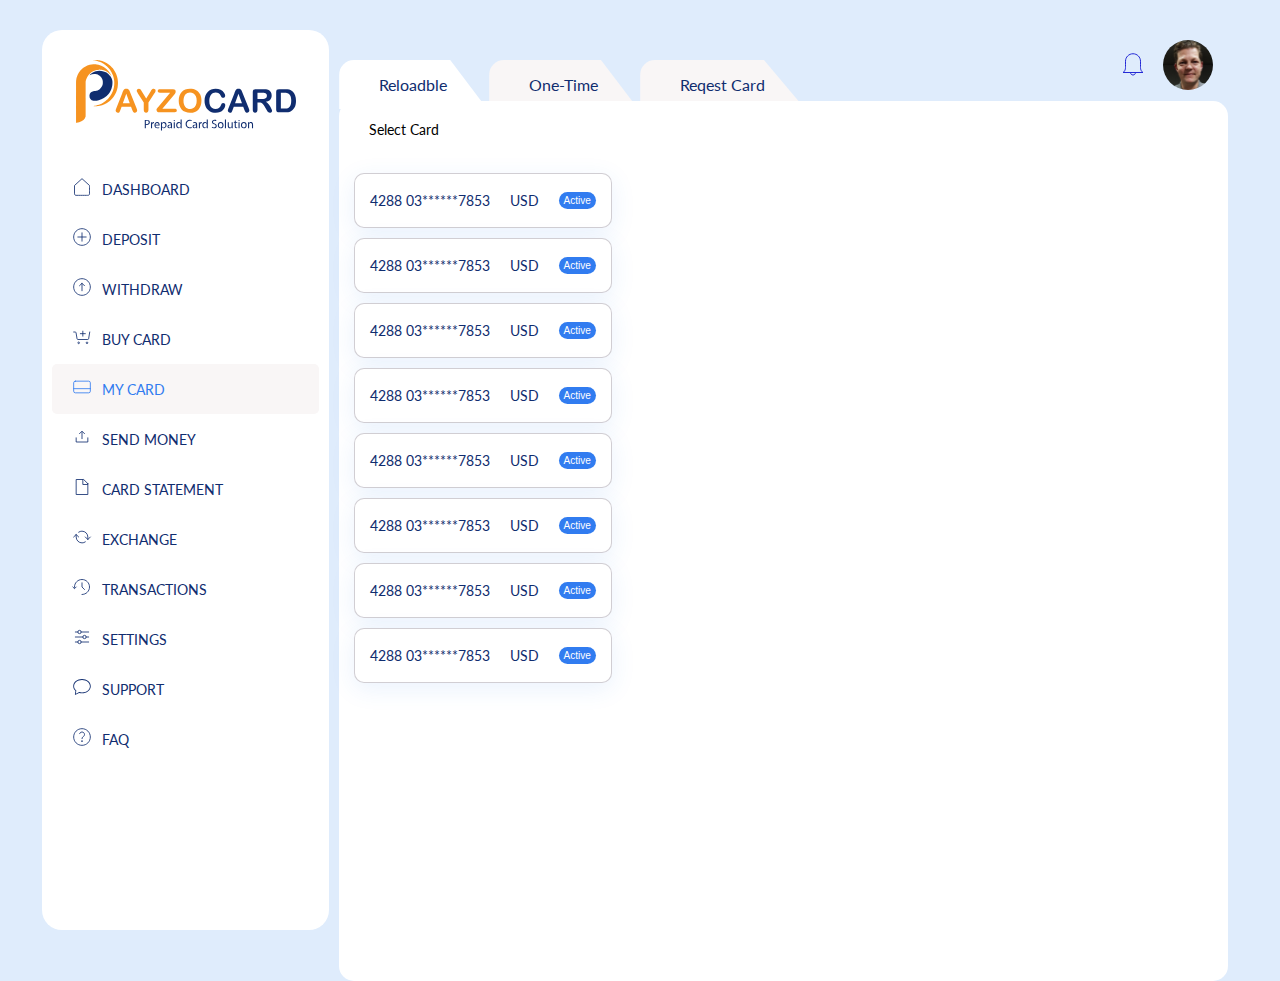
<file: mycard.html>
<!DOCTYPE html>
<html lang="en">
  <head>
    <meta charset="UTF-8" />
    <meta http-equiv="X-UA-Compatible" content="IE=edge" />
    <meta name="viewport" content="width=device-width, initial-scale=1.0" />
    <title>Document</title>
    <link rel="stylesheet" href="style.css" />
    <link rel="stylesheet" href="responsive.css" />
    <link rel="preconnect" href="https://fonts.googleapis.com" />
    <link rel="preconnect" href="https://fonts.gstatic.com" crossorigin />
    <link
      href="https://fonts.googleapis.com/css2?family=Lato:ital,wght@0,300;0,400;0,700;0,900;1,300;1,400;1,700;1,900&display=swap"
      rel="stylesheet"
    />
  </head>
  <body>
    <div class="mobile_top_header">
      <header class="mobile_header">
        <img class="humbarger_menu" src="images/hamburger.svg" alt="" onclick="ShowMenu()" />
        <div class="mobile_profile_icon_box">
          <ul class="mobile_profile_icon_list">
            <li><img class="mobile_bell" src="images/bell.svg" alt="" /></li>
            <li><img src="images/Mask Group.svg" alt="" /></li>
          </ul>
        </div>
      </header>
      <div class="mobile_side_left">
        <div class="logo">
          <img src="images/payzocard.svg" alt="" />
        </div>
        <div class="nav_list">
          <ul>
            <li>
              <a href="./index.html"> <img src="images/home.svg" alt="" />DASHBOARD</a>
            </li>
            <li>
              <a href=""><img src="images/add.svg" alt="" />DEPOSIT</a>
            </li>
            <li>
              <a href=""
                ><img src="images/circle-arrow-up.svg" alt="" />WITHDRAW</a
              >
            </li>
            <li>
              <a href="./buycard.html"><img src="images/cart-add.svg" alt="" />BUY CARD</a>
            </li>
            <li>
              <a href="./mycard.html"><img src="images/credit-card.svg" alt="" />MY CARD</a>
            </li>
            <li>
              <a href="./sendmoney.html"><img src="images/share.svg" alt="" />SEND MONEY</a>
            </li>
            <li>
              <a href="./cardstatement.html"><img src="images/file.svg" alt="" />CARD STATEMENT</a>
            </li>
            <li>
              <a href="./exchange.html"><img src="images/rotate.svg" alt="" />EXCHANGE</a>
            </li>
            <li>
              <a href=""><img src="images/history.svg" alt="" />TRANSACTIONS</a>
            </li>
            <li>
              <a href="setting.html"
                ><img src="images/controls-alt.svg" alt="" />SETTINGS</a
              >
            </li>
            <li>
              <a href="support.html"><img src="images/chat.svg" alt="" />SUPPORT</a>
            </li>
            <li>
              <a href=""><img src="images/help.svg" alt="" />FAQ</a>
            </li>
          </ul>
        </div>
      </div>
    </div>
    <main class="main_box">
      <div class="side_left">
        <div class="logo">
          <img src="images/payzocard.svg" alt="" />
        </div>
        <div class="nav_list">
          <ul>
            <li>
              <a href="./index.html"> <img src="images/home.svg" alt="" />DASHBOARD</a>
            </li>
            <li>
              <a href=""><img src="images/add.svg" alt="" />DEPOSIT</a>
            </li>
            <li>
              <a href=""
                ><img src="images/circle-arrow-up.svg" alt="" />WITHDRAW</a
              >
            </li>
            <li>
              <a href="buycard.html"><img src="images/cart-add.svg" alt="" />BUY CARD</a>
            </li>
            <li>
              <a style=" background-color: #f9f6f6;color: #317cf0;" href="./mycard.html"><img src="images/credit-card.svg" alt="" />MY CARD</a>
            </li>
            <li>
              <a href="./sendmoney.html"><img src="images/share.svg" alt="" />SEND MONEY</a>
            </li>
            <li>
              <a href="cardstatement.html"><img src="images/file.svg" alt="" />CARD STATEMENT</a>
            </li>
            <li>
              <a href="exchange.html"><img src="images/rotate.svg" alt="" />EXCHANGE</a>
            </li>
            <li>
              <a href=""><img src="images/history.svg" alt="" />TRANSACTIONS</a>
            </li>
            <li>
              <a href="setting.html"
                ><img src="images/controls-alt.svg" alt="" />SETTINGS</a
              >
            </li>
            <li>
              <a href="support.html"><img src="images/chat.svg" alt="" />SUPPORT</a>
            </li>
            <li>
              <a href=""><img src="images/help.svg" alt="" />FAQ</a>
            </li>
          </ul>
        </div>
      </div>
      <div class="side_right">
        <div class="profile-usermenu">
          <div class="tab_list_box">
            <ul class="tab_nav">
              <li class="tab-element active" data-li="first">
                <a href="javascript:void(0)" class="tab-link elm-02">
                  <span>Reloadble</span>
                </a>
              </li>
              <li class="tab-element" data-li="second">
                <a href="javascript:void(0)" class="tab-link elm-03">
                  <span>One-Time</span>
                </a>
              </li>
              <li class="tab-element" data-li="third">
                <a href="javascript:void(0)" class="tab-link elm-03">
                  <span>Reqest Card</span>
                </a>
              </li>
            </ul>
          </div>
          <div class="profile_icon_box">
            <ul class="profile_icon_list">
              <li><img src="images/bell.svg" alt="" /></li>
              <li><img src="images/Mask Group.svg" alt="" /></li>
            </ul>
          </div>
        </div>

        <div class="tab-content">
          <div class="profile-content first active" id="">
            <p>Select Card</p>
            <div class="content_div">
              <div class="card_no_list_box">
                <ul class="card_no_list">
                  <li class="card_no_li " data-li="card_system_one">
                    <span>4288 03******7853</span>
                    <span>USD</span> <button>Active</button>
                  </li>
                  <li class="card_no_li" data-li="card_system_two">
                    <span>4288 03******7853</span>
                    <span>USD</span> <button>Active</button>
                  </li>
                  <li class="card_no_li" data-li="card_system_three">
                    <span>4288 03******7853</span>
                    <span>USD</span> <button>Active</button>
                  </li>
                  <li class="card_no_li" data-li="card_system_four">
                    <span>4288 03******7853</span>
                    <span>USD</span> <button>Active</button>
                  </li>
                  <li class="card_no_li" data-li="card_system_five">
                    <span>4288 03******7853</span>
                    <span>USD</span> <button>Active</button>
                  </li>
                  <li class="card_no_li" data-li="card_system_six">
                    <span>4288 03******7853</span>
                    <span>USD</span> <button>Active</button>
                  </li>
                  <li class="card_no_li" data-li="card_system_seven">
                    <span>4288 03******7853</span>
                    <span>USD</span> <button>Active</button>
                  </li>
                  <li class="card_no_li" data-li="card_system_eight">
                    <span>4288 03******7853</span>
                    <span>USD</span> <button>Active</button>
                  </li>
                </ul>
              </div>
              <div class="card_details_box">
                <div class="card_details card_system_one ">
                  <div class="card_address">
                    <div class="card_img_box">
                      <img src="images/visablank 1.svg" alt="" />
                    </div>
                    <div class="card_address_details">
                      <div class="card_d_all">
                        <h2>$100.59</h2>
                        <div class="accordion_div">
                          <div class="add_state">
                            <span>
                              <h4>Address:</h4>

                              <b>333 Fremont Street</b>
                            </span>
                            <span>
                              <h4>State:</h4>

                              <b>CA</b>
                            </span>
                          </div>
                          <div class="add_state add_state_2">
                            <span>
                              <h4>City :</h4>

                              <b>San Francisco</b>
                            </span>
                            <span>
                              <h4>Zip:</h4>

                              <b>94105</b>
                            </span>
                          </div>
                        </div>
                        <div class="accordion_show_hide"></div>
                      </div>
                    </div>
                  </div>
                  <div class="top_up_box">
                    <div class="topup">
                      <a href="">
                        <img src="images/deposit_receive.svg" alt="" />
                      </a>
                      <span>Topup</span>
                    </div>
                    <div class="topup">
                      <input type="checkbox" name="" id="checkbtn" />
                      <label class="switch" for="checkbtn"></label>
                      <b class="onbtn">On</b>
                      <b class="offbtn">Off</b>

                      <span>Renew</span>
                    </div>
                    <div class="topup">
                      <a href="">
                        <img src="images/deposit_received.svg" alt="" />
                      </a>
                      <span>Withdraw</span>
                    </div>
                  </div>

                  <div class="input_range_box">
                    <div class="input_range">
                      <span class="days_value">30 day left</span>

                      <input type="range" name="" id="input_range" />
                    </div>
                  </div>
                  <div class="latest_transction_box">
                    <div class="transaction_title_box">
                      <h3>Latest Transactions</h3>
                      <span class="view_all"
                        >View All <img src="images/arrow-right.svg" alt=""
                      /></span>
                    </div>
                    <div class="latest_transction">
                      <table style="width: 100%">
                        <thead>
                          <tr>
                            <th style="width: 40%; text-align: left">
                              Name of the Transactions
                            </th>
                            <th style="width: 30%; text-align: left">Date</th>
                            <th style="width: 20%; text-align: left">Amount</th>
                            <th style="width: 10%; text-align: center">
                              Status
                            </th>
                          </tr>
                        </thead>
                        <tbody>
                          <tr>
                            <td style="width: 40%; text-align: left">
                              Udamy Austria
                            </td>
                            <td style="width: 30%; text-align: left">
                              13/09/2021 2:24 PM
                            </td>
                            <td style="width: 20%; text-align: left">+$29</td>
                            <td style="width: 10%; text-align: center">
                              <a href="">Paid</a>
                            </td>
                          </tr>
                          <tr>
                            <td style="width: 40%; text-align: left">
                              Udamy Austria
                            </td>
                            <td style="width: 30%; text-align: left">
                              13/09/2021 2:24 PM
                            </td>
                            <td style="width: 20%; text-align: left">+$29</td>
                            <td style="width: 10%; text-align: center">
                              <a href="">Paid</a>
                            </td>
                          </tr>
                          <tr>
                            <td style="width: 40%; text-align: left">
                              Udamy Austria
                            </td>
                            <td style="width: 30%; text-align: left">
                              13/09/2021 2:24 PM
                            </td>
                            <td style="width: 20%; text-align: left">+$29</td>
                            <td style="width: 10%; text-align: center">
                              <a href="" class="decline" style="color: red"
                                >Decline</a
                              >
                            </td>
                          </tr>
                          <tr>
                            <td style="width: 40%; text-align: left">
                              Udamy Austria
                            </td>
                            <td style="width: 30%; text-align: left">
                              13/09/2021 2:24 PM
                            </td>
                            <td style="width: 20%; text-align: left">+$29</td>
                            <td style="width: 10%; text-align: center">
                              <a href="">Paid</a>
                            </td>
                          </tr>
                          <tr>
                            <td style="width: 40%; text-align: left">
                              Udamy Austria
                            </td>
                            <td style="width: 30%; text-align: left">
                              13/09/2021 2:24 PM
                            </td>
                            <td style="width: 20%; text-align: left">+$29</td>
                            <td style="width: 10%; text-align: center">
                              <a href="">Paid</a>
                            </td>
                          </tr>
                        </tbody>
                      </table>
                    </div>
                  </div>
                  <div class="latest_transction_box_mobile">
                    <div class="transaction_title_box">
                      <h3 class="mobile_title">Latest Transactions</h3>
                      <span class="view_all_mobile">View All </span>
                    </div>
                    <div class="latest_tra_table">
                      <table style="width: 100%">
                        <tbody>
                          <tr>
                            <td style="width: 70%; text-align: left">
                              <div class="mobile_table_money_div">
                                <span class="money_box"
                                  ><img src="images/money.svg" alt=""
                                /></span>
                                <span class="name_date_mobile">
                                  VYKE
                                  <b> 09 Jun 22:28</b>
                                </span>
                              </div>
                            </td>

                            <td style="width: 30%; text-align: center">
                              <span class="mobile_currency">-120,45 USD</span>
                            </td>
                          </tr>
                          <tr>
                            <td style="width: 70%; text-align: left">
                              <div class="mobile_table_money_div">
                                <span class="money_box"
                                  ><img src="images/money.svg" alt=""
                                /></span>
                                <span class="name_date_mobile">
                                  Deposit
                                  <b> 09 Jun 22:28</b>
                                </span>
                              </div>
                            </td>

                            <td style="width: 30%; text-align: center">
                              <span class="mobile_currency">-120,45 USD</span>
                            </td>
                          </tr>
                          <tr>
                            <td style="width: 70%; text-align: left">
                              <div class="mobile_table_money_div">
                                <span class="money_box"
                                  ><img src="images/money.svg" alt=""
                                /></span>
                                <span class="name_date_mobile">
                                  Topup card**4500
                                  <b> 09 Jun 22:28</b>
                                </span>
                              </div>
                            </td>

                            <td style="width: 30%; text-align: center">
                              <span class="mobile_currency">-120,45 USD</span>
                            </td>
                          </tr>
                        </tbody>
                      </table>
                    </div>
                  </div>
                </div>
                <div class="card_details card_system_two"></div>
              </div>
            </div>
          </div>
          <div class="profile-content second" id="">sabbir</div>
          <div class="profile-content third" id="">Mahamud</div>
        </div>
      </div>
    </main>
    <script>
      var humbarger_menu = document.querySelector(".humbarger_menu");
var li = document.querySelectorAll(".tab_nav li");
var show_div = document.querySelectorAll(".profile-content");
var side_left = document.querySelector(".mobile_side_left");
var accordion_show_hide = document.querySelector(".accordion_show_hide");
var accordion_div = document.querySelector(".accordion_div");
var add_state = document.querySelector(".add_state");
var add_state_2 = document.querySelector(".add_state_2");
var accordion_show_hide = document.querySelector(".accordion_show_hide");

      var dateVal = document.querySelector(".days_value");
var inputRange = document.querySelector("#input_range");
inputRange.oninput = () => {
  let rangeVal = inputRange.value;
  dateVal.textContent = rangeVal + " day left";
  dateVal.style.left = rangeVal / 1 + "%";
};
humbarger_menu.onclick = () => {
  side_left.classList.toggle("active");
};
accordion_show_hide.onclick = () => {
  accordion_div.classList.toggle("active");
  add_state.classList.toggle("active");
  add_state_2.classList.toggle("active");
  accordion_show_hide.classList.toggle("active");
};
    </script>
 <script src="./main.js"></script>
  </body>
</html>
</file>
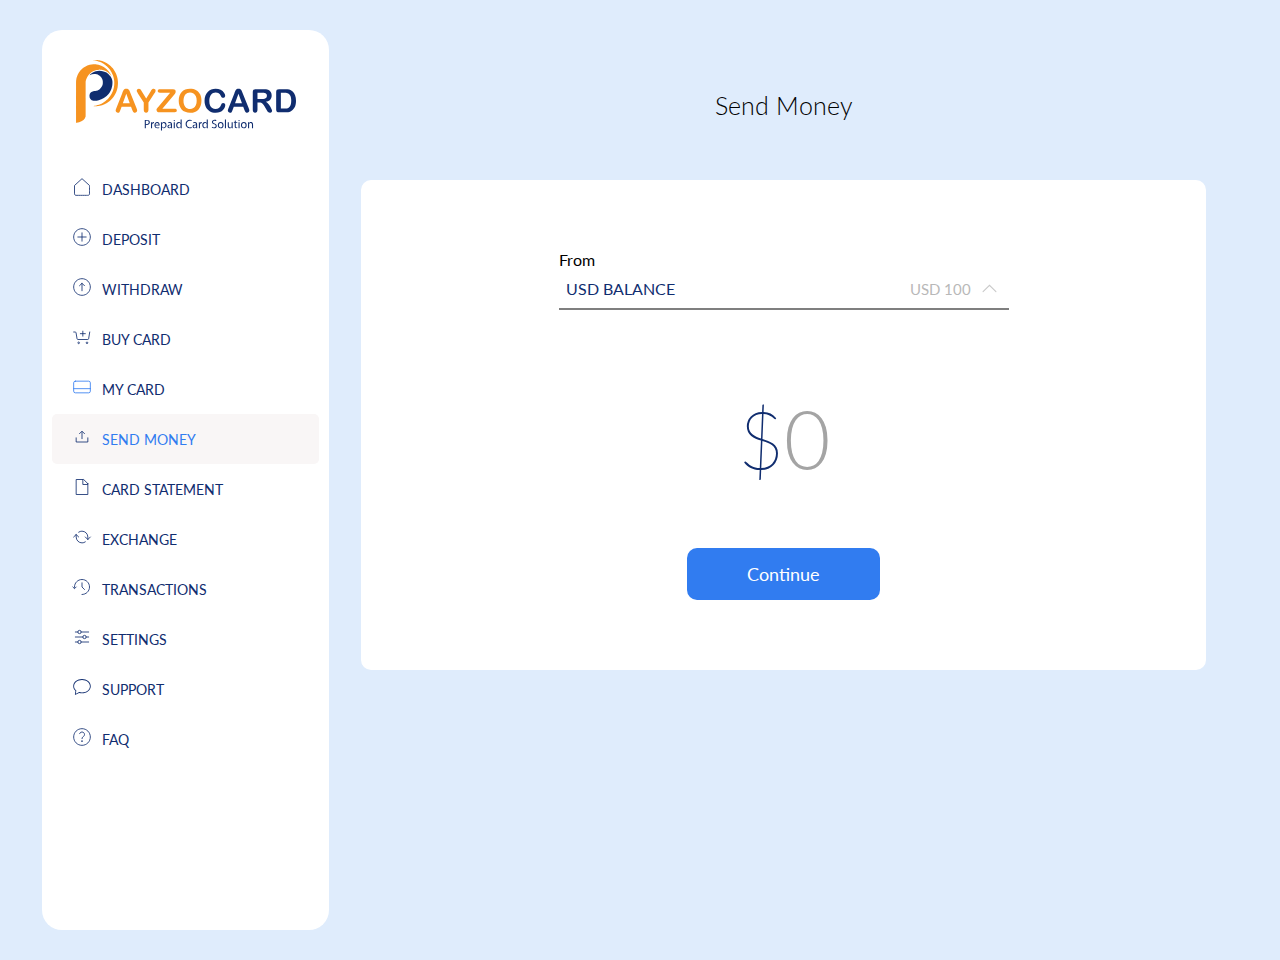
<file: sendmoney.html>
<!DOCTYPE html>
<html lang="en">
  <head>
    <meta charset="UTF-8" />
    <meta http-equiv="X-UA-Compatible" content="IE=edge" />
    <meta name="viewport" content="width=device-width, initial-scale=1.0" />
    <title>Document</title>
    <link rel="stylesheet" href="style.css" />
    <link rel="stylesheet" href="responsive.css" />
    <link rel="preconnect" href="https://fonts.googleapis.com" />
    <link rel="preconnect" href="https://fonts.gstatic.com" crossorigin />
    <link
      href="https://fonts.googleapis.com/css2?family=Lato:ital,wght@0,300;0,400;0,700;0,900;1,300;1,400;1,700;1,900&display=swap"
      rel="stylesheet"
    />
  </head>
  <body>
    <div class="mobile_top_header">
      <header class="mobile_header">
        <img class="humbarger_menu" src="images/hamburger.svg" alt="" onclick="ShowMenu()" />
        <div class="mobile_profile_icon_box">
          <ul class="mobile_profile_icon_list">
            <li><img class="mobile_bell" src="images/bell.svg" alt="" /></li>
            <li><img src="images/Mask Group.svg" alt="" /></li>
          </ul>
        </div>
      </header>
      <div class="mobile_side_left">
        <div class="logo">
          <img src="images/payzocard.svg" alt="" />
        </div>
        <div class="nav_list">
          <ul>
            <li>
              <a href="./index.html"> <img src="images/home.svg" alt="" />DASHBOARD</a>
            </li>
            <li>
              <a href=""><img src="images/add.svg" alt="" />DEPOSIT</a>
            </li>
            <li>
              <a href=""
                ><img src="images/circle-arrow-up.svg" alt="" />WITHDRAW</a
              >
            </li>
            <li>
              <a href="./buycard.html"><img src="images/cart-add.svg" alt="" />BUY CARD</a>
            </li>
            <li>
              <a href="./mycard.html"><img src="images/credit-card.svg" alt="" />MY CARD</a>
            </li>
            <li>
              <a href="./sendmoney.html" style=" background-color: #f9f6f6;color: #317cf0;"><img src="images/share.svg" alt="" />SEND MONEY</a>
            </li>
            <li>
              <a href="./cardstatement.html"><img src="images/file.svg" alt="" />CARD STATEMENT</a>
            </li>
            <li>
              <a href="exchange.html" ><img src="images/rotate.svg" alt="" />EXCHANGE</a>
            </li>
            <li>
              <a href=""><img src="images/history.svg" alt="" />TRANSACTIONS</a>
            </li>
            <li>
              <a href="setting.html"
                ><img src="images/controls-alt.svg" alt="" />SETTINGS</a
              >
            </li>
            <li>
              <a href="support.html"><img src="images/chat.svg" alt="" />SUPPORT</a>
            </li>
            <li>
              <a href=""><img src="images/help.svg" alt="" />FAQ</a>
            </li>
          </ul>
        </div>
      </div>
    </div>
    <main class="main_box">
      <div class="side_left">
        <div class="logo">
          <img src="images/payzocard.svg" alt="" />
        </div>
        <div class="nav_list">
          <ul>
            <li>
              <a href="./index.html"> <img src="images/home.svg" alt="" />DASHBOARD</a>
            </li>
            <li>
              <a href=""><img src="images/add.svg" alt="" />DEPOSIT</a>
            </li>
            <li>
              <a href=""
                ><img src="images/circle-arrow-up.svg" alt="" />WITHDRAW</a
              >
            </li>
            <li>
              <a href="buycard.html" ><img src="images/cart-add.svg" alt="" />BUY CARD</a>
            </li>
            <li>
              <a  href="./mycard.html"><img src="images/credit-card.svg" alt="" />MY CARD</a>
            </li>
            <li>
              <a href="sendmoney.html" style=" background-color: #f9f6f6;color: #317cf0;"><img src="images/share.svg" alt="" />SEND MONEY</a>
            </li>
            <li>
              <a href="./cardstatement.html"><img src="images/file.svg" alt="" />CARD STATEMENT</a>
            </li>
            <li>
              <a href="exchange.html" ><img src="images/rotate.svg" alt="" />EXCHANGE</a>
            </li>
            <li>
              <a href=""><img src="images/history.svg" alt="" />TRANSACTIONS</a>
            </li>
            <li>
              <a href="setting.html"
                ><img src="images/controls-alt.svg" alt="" />SETTINGS</a
              >
            </li>
            <li>
              <a href="support.html"><img src="images/chat.svg" alt="" />SUPPORT</a>
            </li>
            <li>
              <a href=""><img src="images/help.svg" alt="" />FAQ</a>
            </li>
          </ul>
        </div>
      </div>
      <div class="side_right">
        
<div class="exchange_card_title">
 
  <p class="send_title">Send Money </p>
</div>
<div class="exchange_box">
  
  <div class="exchange_select">

  <div class="select_box_one">
    <label for="from">From</label>

    <div class="select-box">
      <div class="options-container">
        <div class="option">
          <input
            type="radio"
            class="radio"
            id="usd"
            name="category"
          />
          <label for="usd">
            <p><img src="./images/united-states (1) 1.svg" alt=""> <span class="usd_main">USD-Main</span></p>
            <p class="usd_digit">$157</p>
          </label>
        </div>

        <div class="option">
          <input type="radio" class="radio" id="=eur" name="category" />
           <label for="eur">
            <p><img src="./images/european-union (1) 1.svg" alt=""> <span class="usd_main">EUR-Main</span></p>
            <p class="usd_digit">€50</p>
          </label>
        </div>

        <div class="option">
          <input type="radio" class="radio" id="gbp" name="category" />
          <label for="gbp">
            <p><img src="./images/united-kingdom (1) 1.svg" alt=""> <span class="usd_main">GBP-Main</span></p>
            <p class="usd_digit">£60</p>
          </label>
        </div>

        <div class="option">
          <input type="radio" class="radio" id="art" name="category" />
          <label for="eur">
            <p><img src="./images/european-union (1) 1.svg" alt=""> <span class="usd_main">EUR-Main</span></p>
            <p class="usd_digit">€70</p>
          </label>
        </div>

        

      </div>

      <div class="selected" >
        <span class="usd_bl">USD  BALANCE</span>
        <span class="usd_100">USD 100</span>
      </div>
    </div>

  </div>





  
  </div>
  <div class="exchange_currency">


    <div class="curr_box send_money_currency">
      <p>$</p> <span> 0</span>
    </div>
  </div>
  <div class="button_box send_money_continue">
    <a href="sendmoneyemail.html"  class="continue_btn">Continue</a>
  
  </div>
</div>
<div class="popup_box">
 <div class="pop_content">
  <p onclick="closepop()" class="close_btn"><img src="./images/close.svg" alt=""></p>
  <span>
    <img src="./images/rotate.svg" alt="">
  </span>
  <div class="curren">
    <h3>$100</h3>
    <img src="./images/chevron-up.svg" alt="">
    <h3>€100</h3>
  </div>
  <div class="table_div">
    <table>
      <tr>
        <td>From</td>
        <td>USD</td>
      </tr>
      <tr>
        <td>To</td>
        <td>EUR</td>
      </tr>
      <tr>
        <td>Rate</td>
        <td>0.869</td>
      </tr>
      <tr>
        <td>Fee</td>
        <td>0.0</td>
      </tr>
    </table>
  </div>
 
 </div>
 <a href="">Exchange</a>
</div>

       
      </div>
    </main>
    <script>

      var selected = document.querySelector("div.selected");
const optionsContainer = document.querySelector(".options-container");

const optionsList = document.querySelectorAll(".option");

selected.addEventListener("click", () => {
  optionsContainer.classList.toggle("active");
  selected.classList.toggle("active");

});

optionsList.forEach(o => {
  o.addEventListener("click", () => {
    selected.innerHTML = o.querySelector("label").innerHTML;
    optionsContainer.classList.remove("active");
  });
});


      var selected_2 = document.querySelector("div.selected_2");
const option_con_2 = document.querySelector(".option_con_2");

const option_2 = document.querySelectorAll(".option_2");

selected_2.addEventListener("click", () => {
  option_con_2.classList.toggle("active");
  selected_2.classList.toggle("active");
 

});

option_2.forEach(o => {
  o.addEventListener("click", () => {
    selected_2.innerHTML = o.querySelector("label").innerHTML;
    option_con_2.classList.remove("active");
  });
});

function popup(){
  var popup_box =document.querySelector(".popup_box");
  var body =document.querySelector("body");
  popup_box.classList.add("active");
  body.classList.add("active");
}
function closepop(){
  var popup_box =document.querySelector(".popup_box");
  var body =document.querySelector("body");
  popup_box.classList.remove("active");
  body.classList.remove("active");
}
    </script>
    <script src="./main.js"></script>
  </body>
</html>
</file>
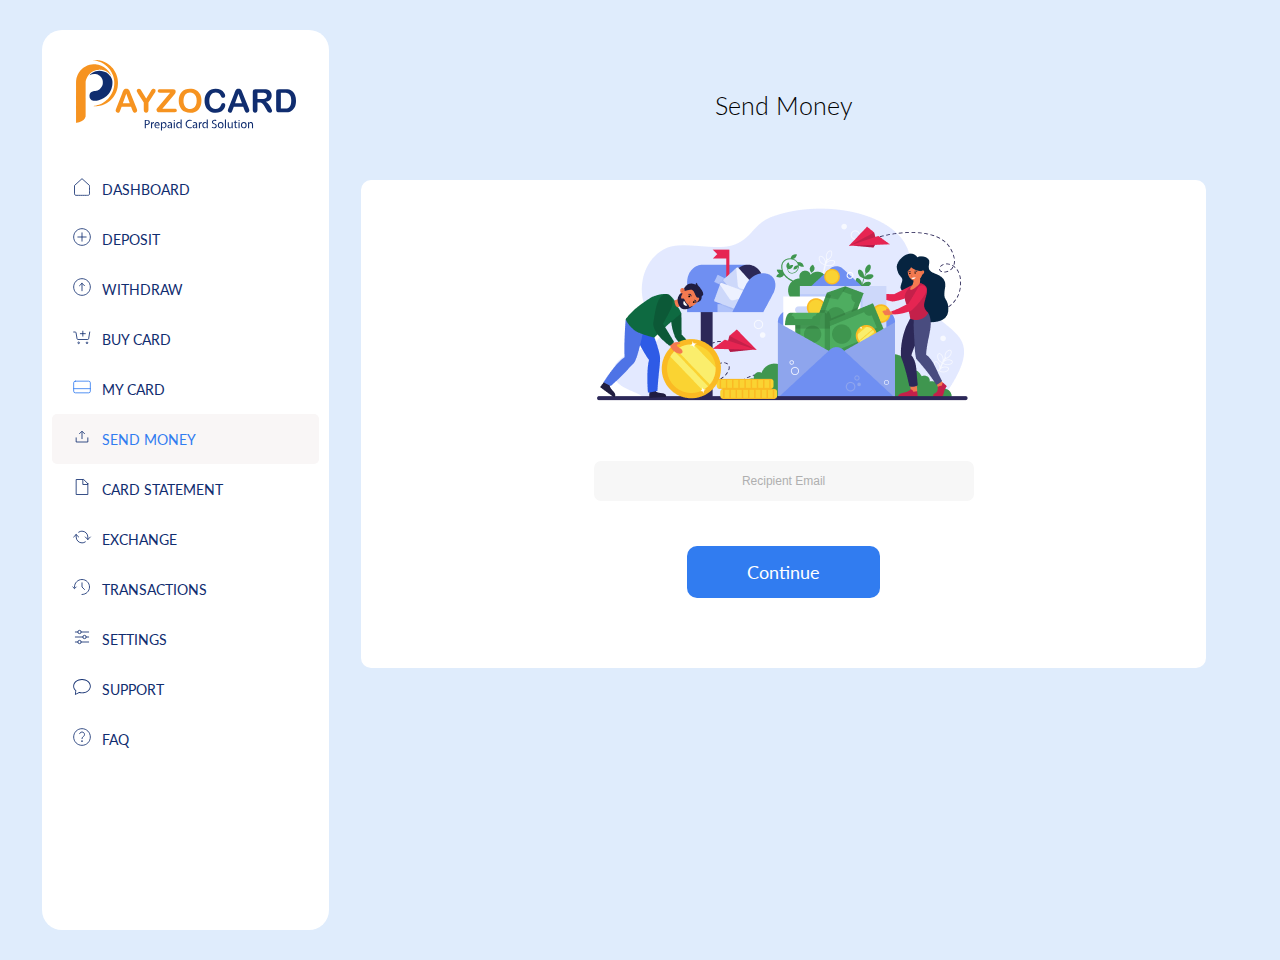
<file: sendmoneyemail.html>
<!DOCTYPE html>
<html lang="en">
  <head>
    <meta charset="UTF-8" />
    <meta http-equiv="X-UA-Compatible" content="IE=edge" />
    <meta name="viewport" content="width=device-width, initial-scale=1.0" />
    <title>Document</title>
    <link rel="stylesheet" href="style.css" />
    <link rel="stylesheet" href="responsive.css" />
    <link rel="preconnect" href="https://fonts.googleapis.com" />
    <link rel="preconnect" href="https://fonts.gstatic.com" crossorigin />
    <link
      href="https://fonts.googleapis.com/css2?family=Lato:ital,wght@0,300;0,400;0,700;0,900;1,300;1,400;1,700;1,900&display=swap"
      rel="stylesheet"
    />
  </head>
  <body>
    <div class="mobile_top_header">
      <header class="mobile_header">
        <img class="humbarger_menu" src="images/hamburger.svg" alt="" onclick="ShowMenu()" />
        <div class="mobile_profile_icon_box">
          <ul class="mobile_profile_icon_list">
            <li><img class="mobile_bell" src="images/bell.svg" alt="" /></li>
            <li><img src="images/Mask Group.svg" alt="" /></li>
          </ul>
        </div>
      </header>
      <div class="mobile_side_left">
        <div class="logo">
          <img src="images/payzocard.svg" alt="" />
        </div>
        <div class="nav_list">
          <ul>
            <li>
              <a href="./index.html"> <img src="images/home.svg" alt="" />DASHBOARD</a>
            </li>
            <li>
              <a href=""><img src="images/add.svg" alt="" />DEPOSIT</a>
            </li>
            <li>
              <a href=""
                ><img src="images/circle-arrow-up.svg" alt="" />WITHDRAW</a
              >
            </li>
            <li>
              <a href="./buycard.html"><img src="images/cart-add.svg" alt="" />BUY CARD</a>
            </li>
            <li>
              <a href="./mycard.html"><img src="images/credit-card.svg" alt="" />MY CARD</a>
            </li>
            <li>
              <a href="./sendmoney.html"  style=" background-color: #f9f6f6;color: #317cf0;"><img src="images/share.svg" alt="" />SEND MONEY</a>
            </li>
            <li>
              <a href="./cardstatement.html"><img src="images/file.svg" alt="" />CARD STATEMENT</a>
            </li>
            <li>
              <a href="exchange.html"><img src="images/rotate.svg" alt="" />EXCHANGE</a>
            </li>
            <li>
              <a href=""><img src="images/history.svg" alt="" />TRANSACTIONS</a>
            </li>
            <li>
              <a href="setting.html"
                ><img src="images/controls-alt.svg" alt="" />SETTINGS</a
              >
            </li>
            <li>
              <a href="support.html"><img src="images/chat.svg" alt="" />SUPPORT</a>
            </li>
            <li>
              <a href=""><img src="images/help.svg" alt="" />FAQ</a>
            </li>
          </ul>
        </div>
      </div>
    </div>
    <main class="main_box">
      <div class="side_left">
        <div class="logo">
          <img src="images/payzocard.svg" alt="" />
        </div>
        <div class="nav_list">
          <ul>
            <li>
              <a href="./index.html"> <img src="images/home.svg" alt="" />DASHBOARD</a>
            </li>
            <li>
              <a href=""><img src="images/add.svg" alt="" />DEPOSIT</a>
            </li>
            <li>
              <a href=""
                ><img src="images/circle-arrow-up.svg" alt="" />WITHDRAW</a
              >
            </li>
            <li>
              <a href="" ><img src="images/cart-add.svg" alt="" />BUY CARD</a>
            </li>
            <li>
              <a  href="./mycard.html"><img src="images/credit-card.svg" alt="" />MY CARD</a>
            </li>
            <li>
              <a href="sendmoney.html" style=" background-color: #f9f6f6;color: #317cf0;"><img src="images/share.svg" alt="" />SEND MONEY</a>
            </li>
            <li>
              <a href="./cardstatement.html"><img src="images/file.svg" alt="" />CARD STATEMENT</a>
            </li>
            <li>
              <a href="exchange.html" ><img src="images/rotate.svg" alt="" />EXCHANGE</a>
            </li>
            <li>
              <a href=""><img src="images/history.svg" alt="" />TRANSACTIONS</a>
            </li>
            <li>
              <a href=""
                ><img src="images/controls-alt.svg" alt="" />SETTINGS</a
              >
            </li>
            <li>
              <a href=""><img src="images/chat.svg" alt="" />SUPPORT</a>
            </li>
            <li>
              <a href=""><img src="images/help.svg" alt="" />FAQ</a>
            </li>
          </ul>
        </div>
      </div>
      <div class="side_right">
        
<div class="exchange_card_title">
  <p class="send_title">Send Money </p>

</div>
<div class="exchange_box">
 
  <div class="sendmoneyemail_img_box">

<img src="./images/Group.png" alt="">



  
  </div>
  <div class="send_mail_email_box">

<input type="text" name="" id="Recipient_email" value="Recipient Email">
    
  </div>
  <div class="button_box send_money_continue">
    <a href="#" onclick="popup()"  class="continue_btn">Continue</a>
  
  </div>
</div>
<div class="popup_box">
 <div class="pop_content">
  <p onclick="closepop()" class="close_btn"><img src="./images/close.svg" alt=""></p>
  <span>
    <img src="./images/share.svg" alt="">
  </span>
  <div class="curren">
    <h3 style="font-size: 22px;font-weight: 400;" >$100</h3>
  
  </div>
  <div class="table_div">
    <table>
      <tr>
        <td>Recipient</td>
        <td>yourmail@gmx.com</td>
      </tr>
      <tr>
        <td>From</td>
        <td>USD</td>
      </tr>
  
      <tr>
        <td>Fee</td>
        <td>0.0</td>
      </tr>
    </table>
  </div>
 
 </div>
 <a href="#" onclick="popup_two()">CONFIRMED</a>
</div>
<div class="popup_box_two">
 <div class="pop_content">
  <p onclick="closepop()" class="close_btn"><img src="./images/close.svg" alt=""></p>
  
 
<div class="pin_box">
  <input type="text" name="" id="pin_input" placeholder="Enter your Pin">
  <a class="forget_pin" href="">Forget Pin ?</a>
</div>
 
 </div>
 <a href="sendmoneysuccessfull.html"  class="confrim_btn">CONFIRMED</a>
</div>

       
      </div>
    </main>
    <script>

      var selected = document.querySelector("div.selected");
const optionsContainer = document.querySelector(".options-container");

const optionsList = document.querySelectorAll(".option");

selected.addEventListener("click", () => {
  optionsContainer.classList.toggle("active");
  selected.classList.toggle("active");

});

optionsList.forEach(o => {
  o.addEventListener("click", () => {
    selected.innerHTML = o.querySelector("label").innerHTML;
    optionsContainer.classList.remove("active");
  });
});


      var selected_2 = document.querySelector("div.selected_2");
const option_con_2 = document.querySelector(".option_con_2");

const option_2 = document.querySelectorAll(".option_2");

selected_2.addEventListener("click", () => {
  option_con_2.classList.toggle("active");
  selected_2.classList.toggle("active");
 

});

option_2.forEach(o => {
  o.addEventListener("click", () => {
    selected_2.innerHTML = o.querySelector("label").innerHTML;
    option_con_2.classList.remove("active");
  });
});

function popup(){
  var popup_box =document.querySelector(".popup_box");
  var body =document.querySelector("body");
  popup_box.classList.add("active");
  body.classList.add("active");
}
function closepop(){
  var popup_box =document.querySelector(".popup_box");
  var popup_box_two =document.querySelector(".popup_box_two");
  var body =document.querySelector("body");
  popup_box.classList.remove("active");
  popup_box_two.classList.remove("active");
  body.classList.remove("active");
}
function popup_two(){
  var popup_box =document.querySelector(".popup_box");
  var popup_box_two =document.querySelector(".popup_box_two");
  // var body =document.querySelector("body");
  popup_box.classList.remove("active");
  popup_box_two.classList.add("active");
  // body.classList.remove("active");
}
    </script>
    <script src="./main.js"></script>
  </body>
</html>
</file>
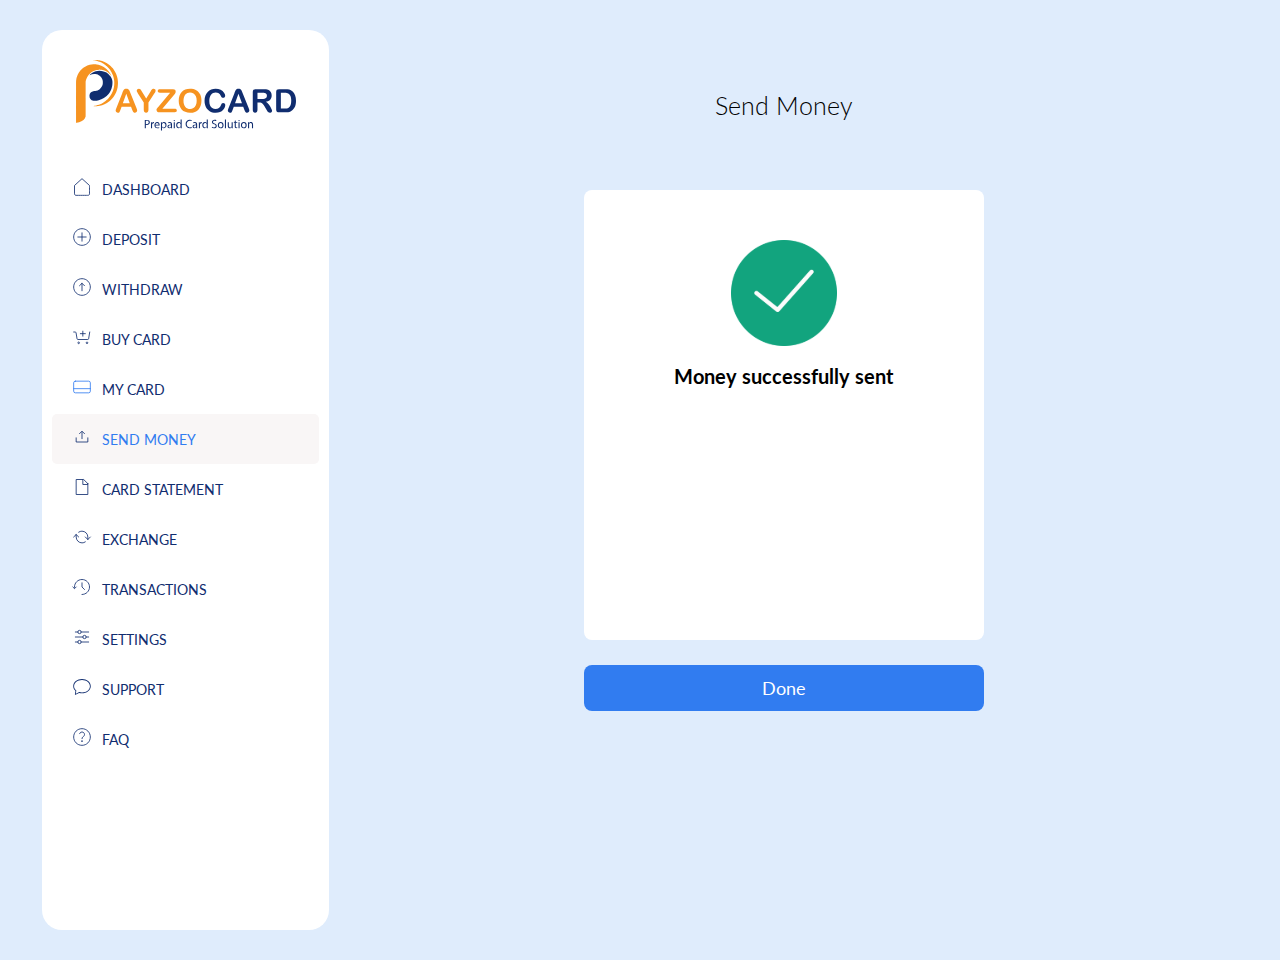
<file: sendmoneysuccessfull.html>
<!DOCTYPE html>
<html lang="en">
  <head>
    <meta charset="UTF-8" />
    <meta http-equiv="X-UA-Compatible" content="IE=edge" />
    <meta name="viewport" content="width=device-width, initial-scale=1.0" />
    <title>Document</title>
    <link rel="stylesheet" href="style.css" />
    <link rel="stylesheet" href="responsive.css" />
    <link rel="preconnect" href="https://fonts.googleapis.com" />
    <link rel="preconnect" href="https://fonts.gstatic.com" crossorigin />
    <link
      href="https://fonts.googleapis.com/css2?family=Lato:ital,wght@0,300;0,400;0,700;0,900;1,300;1,400;1,700;1,900&display=swap"
      rel="stylesheet"
    />
  </head>
  <body>
    <div class="mobile_top_header">
      <header class="mobile_header">
        <img class="humbarger_menu" src="images/hamburger.svg" alt="" onclick="ShowMenu()" />
        <div class="mobile_profile_icon_box">
          <ul class="mobile_profile_icon_list">
            <li><img class="mobile_bell" src="images/bell.svg" alt="" /></li>
            <li><img src="images/Mask Group.svg" alt="" /></li>
          </ul>
        </div>
      </header>
      <div class="mobile_side_left">
        <div class="logo">
          <img src="images/payzocard.svg" alt="" />
        </div>
        <div class="nav_list">
          <ul>
            <li>
              <a href="./index.html"> <img src="images/home.svg" alt="" />DASHBOARD</a>
            </li>
            <li>
              <a href=""><img src="images/add.svg" alt="" />DEPOSIT</a>
            </li>
            <li>
              <a href=""
                ><img src="images/circle-arrow-up.svg" alt="" />WITHDRAW</a
              >
            </li>
            <li>
              <a href="./buycard.html"><img src="images/cart-add.svg" alt="" />BUY CARD</a>
            </li>
            <li>
              <a href="./mycard.html"><img src="images/credit-card.svg" alt="" />MY CARD</a>
            </li>
            <li>
              <a href="./sendmoney.html" style=" background-color: #f9f6f6;color: #317cf0;"><img src="images/share.svg" alt="" />SEND MONEY</a>
            </li>
            <li>
              <a href="./cardstatement.html"><img src="images/file.svg" alt="" />CARD STATEMENT</a>
            </li>
            <li>
              <a href="exchange.html" ><img src="images/rotate.svg" alt="" />EXCHANGE</a>
            </li>
            <li>
              <a href=""><img src="images/history.svg" alt="" />TRANSACTIONS</a>
            </li>
            <li>
              <a href="setting.html"
                ><img src="images/controls-alt.svg" alt="" />SETTINGS</a
              >
            </li>
            <li>
              <a href="support.html"><img src="images/chat.svg" alt="" />SUPPORT</a>
            </li>
            <li>
              <a href=""><img src="images/help.svg" alt="" />FAQ</a>
            </li>
          </ul>
        </div>
      </div>
    </div>
    <main class="main_box">
      <div class="side_left">
        <div class="logo">
          <img src="images/payzocard.svg" alt="" />
        </div>
        <div class="nav_list">
          <ul>
            <li>
              <a href="./index.html"> <img src="images/home.svg" alt="" />DASHBOARD</a>
            </li>
            <li>
              <a href=""><img src="images/add.svg" alt="" />DEPOSIT</a>
            </li>
            <li>
              <a href=""
                ><img src="images/circle-arrow-up.svg" alt="" />WITHDRAW</a
              >
            </li>
            <li>
              <a href="" ><img src="images/cart-add.svg" alt="" />BUY CARD</a>
            </li>
            <li>
              <a  href="./mycard.html"><img src="images/credit-card.svg" alt="" />MY CARD</a>
            </li>
            <li>
              <a href="sendmoney.html" style=" background-color: #f9f6f6;color: #317cf0;"><img src="images/share.svg" alt="" />SEND MONEY</a>
            </li>
            <li>
              <a href="./cardstatement.html"><img src="images/file.svg" alt="" />CARD STATEMENT</a>
            </li>
            <li>
              <a href="exchange.html" ><img src="images/rotate.svg" alt="" />EXCHANGE</a>
            </li>
            <li>
              <a href=""><img src="images/history.svg" alt="" />TRANSACTIONS</a>
            </li>
            <li>
              <a href=""
                ><img src="images/controls-alt.svg" alt="" />SETTINGS</a
              >
            </li>
            <li>
              <a href=""><img src="images/chat.svg" alt="" />SUPPORT</a>
            </li>
            <li>
              <a href=""><img src="images/help.svg" alt="" />FAQ</a>
            </li>
          </ul>
        </div>
      </div>
      <div class="side_right">
        
<div class="exchange_card_title">
  <p class="send_title">Send Money </p>

</div>

<div class="send_money_done_box">
  <div class="send_box">
    <div class="send_done">
      <img src="./images/done.svg" alt="">
      <h4>Money successfully sent</h4>
    </div>
  
   <a href="#" >Done</a>
  </div>

</div>


       
      </div>
    </main>
    <script>

      var selected = document.querySelector("div.selected");
const optionsContainer = document.querySelector(".options-container");

const optionsList = document.querySelectorAll(".option");

selected.addEventListener("click", () => {
  optionsContainer.classList.toggle("active");
  selected.classList.toggle("active");

});

optionsList.forEach(o => {
  o.addEventListener("click", () => {
    selected.innerHTML = o.querySelector("label").innerHTML;
    optionsContainer.classList.remove("active");
  });
});


      var selected_2 = document.querySelector("div.selected_2");
const option_con_2 = document.querySelector(".option_con_2");

const option_2 = document.querySelectorAll(".option_2");

selected_2.addEventListener("click", () => {
  option_con_2.classList.toggle("active");
  selected_2.classList.toggle("active");
 

});

option_2.forEach(o => {
  o.addEventListener("click", () => {
    selected_2.innerHTML = o.querySelector("label").innerHTML;
    option_con_2.classList.remove("active");
  });
});

function popup(){
  var popup_box =document.querySelector(".popup_box");
  var body =document.querySelector("body");
  popup_box.classList.add("active");
  body.classList.add("active");
}
function closepop(){
  var popup_box =document.querySelector(".popup_box");
  var popup_box_two =document.querySelector(".popup_box_two");
  var body =document.querySelector("body");
  popup_box.classList.remove("active");
  popup_box_two.classList.remove("active");
  body.classList.remove("active");
}
function popup_two(){
  var popup_box =document.querySelector(".popup_box");
  var popup_box_two =document.querySelector(".popup_box_two");
  // var body =document.querySelector("body");
  popup_box.classList.remove("active");
  popup_box_two.classList.add("active");
  // body.classList.remove("active");
}
    </script>
    <script src="./main.js"></script>
  </body>
</html>
</file>
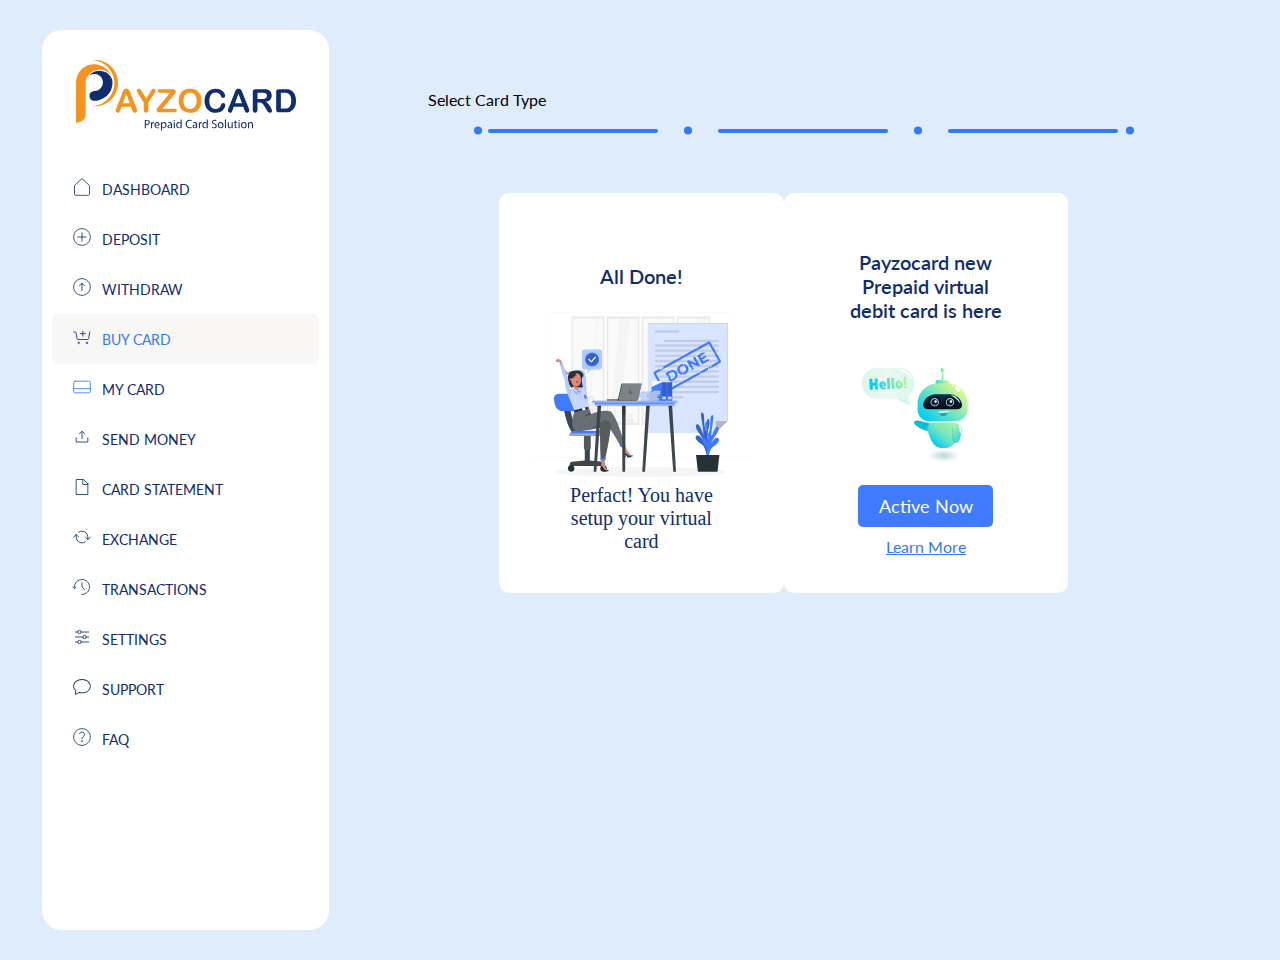
<file: singleallcard.html>
<!DOCTYPE html>
<html lang="en">
  <head>
    <meta charset="UTF-8" />
    <meta http-equiv="X-UA-Compatible" content="IE=edge" />
    <meta name="viewport" content="width=device-width, initial-scale=1.0" />
    <title>Document</title>
    <link rel="stylesheet" href="style.css" />
    <link rel="stylesheet" href="responsive.css" />
    <link rel="preconnect" href="https://fonts.googleapis.com" />
    <link rel="preconnect" href="https://fonts.gstatic.com" crossorigin />
    <link
      href="https://fonts.googleapis.com/css2?family=Lato:ital,wght@0,300;0,400;0,700;0,900;1,300;1,400;1,700;1,900&display=swap"
      rel="stylesheet"
    />
  </head>
  <body>
    <div class="mobile_top_header">
      <header class="mobile_header">
        <img class="humbarger_menu" src="images/hamburger.svg" alt="" onclick="ShowMenu()" />
        <div class="mobile_profile_icon_box">
          <ul class="mobile_profile_icon_list">
            <li><img class="mobile_bell" src="images/bell.svg" alt="" /></li>
            <li><img src="images/Mask Group.svg" alt="" /></li>
          </ul>
        </div>
      </header>
      <div class="mobile_side_left">
        <div class="logo">
          <img src="images/payzocard.svg" alt="" />
        </div>
        <div class="nav_list">
          <ul>
            <li>
              <a href="./index.html"> <img src="images/home.svg" alt="" />DASHBOARD</a>
            </li>
            <li>
              <a href=""><img src="images/add.svg" alt="" />DEPOSIT</a>
            </li>
            <li>
              <a href=""
                ><img src="images/circle-arrow-up.svg" alt="" />WITHDRAW</a
              >
            </li>
            <li>
              <a href="./buycard.html"><img src="images/cart-add.svg" alt="" />BUY CARD</a>
            </li>
            <li>
              <a href="./mycard.html"><img src="images/credit-card.svg" alt="" />MY CARD</a>
            </li>
            <li>
              <a href="./sendmoney.html"><img src="images/share.svg" alt="" />SEND MONEY</a>
            </li>
            <li>
              <a href="cardstatement.html"><img src="images/file.svg" alt="" />CARD STATEMENT</a>
            </li>
            <li>
              <a href="./exchange.html"><img src="images/rotate.svg" alt="" />EXCHANGE</a>
            </li>
            <li>
              <a href=""><img src="images/history.svg" alt="" />TRANSACTIONS</a>
            </li>
            <li>
              <a href="setting.html"
                ><img src="images/controls-alt.svg" alt="" />SETTINGS</a
              >
            </li>
            <li>
              <a href="support.html"><img src="images/chat.svg" alt="" />SUPPORT</a>
            </li>
            <li>
              <a href=""><img src="images/help.svg" alt="" />FAQ</a>
            </li>
          </ul>
        </div>
      </div>
    </div>
    <main class="main_box">
      <div class="side_left">
        <div class="logo">
          <img src="images/payzocard.svg" alt="" />
        </div>
        <div class="nav_list">
          <ul>
            <li>
              <a href="./index.html"> <img src="images/home.svg" alt="" />DASHBOARD</a>
            </li>
            <li>
              <a href=""><img src="images/add.svg" alt="" />DEPOSIT</a>
            </li>
            <li>
              <a href=""
                ><img src="images/circle-arrow-up.svg" alt="" />WITHDRAW</a
              >
            </li>
            <li>
              <a href="buycard.html" style=" background-color: #f9f6f6;color: #317cf0;"><img src="images/cart-add.svg" alt="" />BUY CARD</a>
            </li>
            <li>
              <a  href="./mycard.html"><img src="images/credit-card.svg" alt="" />MY CARD</a>
            </li>
            <li>
              <a href="./sendmoney.html"><img src="images/share.svg" alt="" />SEND MONEY</a>
            </li>
            <li>
              <a href="cardstatement.html"><img src="images/file.svg" alt="" />CARD STATEMENT</a>
            </li>
            <li>
              <a href="exchange.html"><img src="images/rotate.svg" alt="" />EXCHANGE</a>
            </li>
            <li>
              <a href=""><img src="images/history.svg" alt="" />TRANSACTIONS</a>
            </li>
            <li>
              <a href="setting.html"
                ><img src="images/controls-alt.svg" alt="" />SETTINGS</a
              >
            </li>
            <li>
              <a href="support.html"><img src="images/chat.svg" alt="" />SUPPORT</a>
            </li>
            <li>
              <a href=""><img src="images/help.svg" alt="" />FAQ</a>
            </li>
          </ul>
        </div>
      </div>
      <div class="side_right">
        
<div class="select_card_type">
  <span>Select Card Type </span>
<div class="all_div_for_card single_card_3 singleallcard">
  <div class="single_card"></div>
  <div class="singlecardterms"></div>
  <div class="singleallcard"></div>
</div>
<div class="singlecard_details">
  <div class="all_card_box">
    <div class="card_one">
      <h3>All Done!</h3>
      <img src="./images/4217919 1.svg" alt="">
      <p>Perfact! You have  <br>
        setup your virtual <br>
        card</p>
    </div>
    <div class="card_one card_two">
      <h3>Payzocard new <br>
        Prepaid virtual <br>
        debit card is here</h3>
      <img src="./images/195 [Converted] 1.svg" alt="">
    <a href="" class="active_now_btn">Active Now
    </a>
    <a href="" class="learn_more_btn">Learn More
    </a>
    </div>
  </div>


  
</div>

  
</div>
       
      </div>
    </main>
    <script>
      var humbarger_menu = document.querySelector(".humbarger_menu");
      var li = document.querySelectorAll(".tab_nav li");
      var show_div = document.querySelectorAll(".profile-content");
      var side_left = document.querySelector(".mobile_side_left");
      var accordion_show_hide = document.querySelector(".accordion_show_hide");
      var accordion_div = document.querySelector(".accordion_div");
      var add_state = document.querySelector(".add_state");
      var add_state_2 = document.querySelector(".add_state_2");
      var accordion_show_hide = document.querySelector(".accordion_show_hide");
      for (var i = 0; i < li.length; i++) {
        li[i].addEventListener("click", function () {
          li.forEach(function (new_li) {
            new_li.classList.remove("active");
          });
          this.classList.add("active");
          var attr = this.getAttribute("data-li");
          show_div.forEach(function (item) {
            item.classList.remove("active");
          });
          if (attr == "first") {
            var item = document.querySelector("." + attr);
            item.classList.add("active");
          } else if (attr == "second") {
            var item = document.querySelector("." + attr);
            item.classList.add("active");
          } else if (attr == "third") {
            var item = document.querySelector("." + attr);
            item.classList.add("active");
          }
        });
      }

      var Card_li = document.querySelectorAll(".card_no_li");
      var show_card = document.querySelectorAll(".card_details");
      for (var i = 0; i < Card_li.length; i++) {
        Card_li[i].addEventListener("click", function () {
          Card_li.forEach(function (new_li) {
            new_li.classList.remove("active");
          });
          this.classList.add("active");
          var attr = this.getAttribute("data-li");
          show_card.forEach(function (item) {
            item.classList.remove("active");
          });
          if (attr == "card_system_one") {
            var item = document.querySelector("." + attr);
            item.classList.add("active");
          } else if (attr == "card_system_two") {
            var item = document.querySelector("." + attr);
            item.classList.add("active");
          } else if (attr == "card_system_three") {
            var item = document.querySelector("." + attr);
            item.classList.add("active");
          }
        });
      }
      var dateVal = document.querySelector(".days_value");
      var inputRange = document.querySelector("#input_range");
      inputRange.oninput = () => {
        let rangeVal = inputRange.value;
        dateVal.textContent = rangeVal + " day left";
        dateVal.style.left = rangeVal / 1 + "%";
      };
      humbarger_menu.onclick = () => {
        side_left.classList.toggle("active");
      };
      accordion_show_hide.onclick = () => {
        accordion_div.classList.toggle("active");
        add_state.classList.toggle("active");
        add_state_2.classList.toggle("active");
        accordion_show_hide.classList.toggle("active");
      };
    </script>
      <script src="./main.js"></script>
  </body>
</html>
</file>
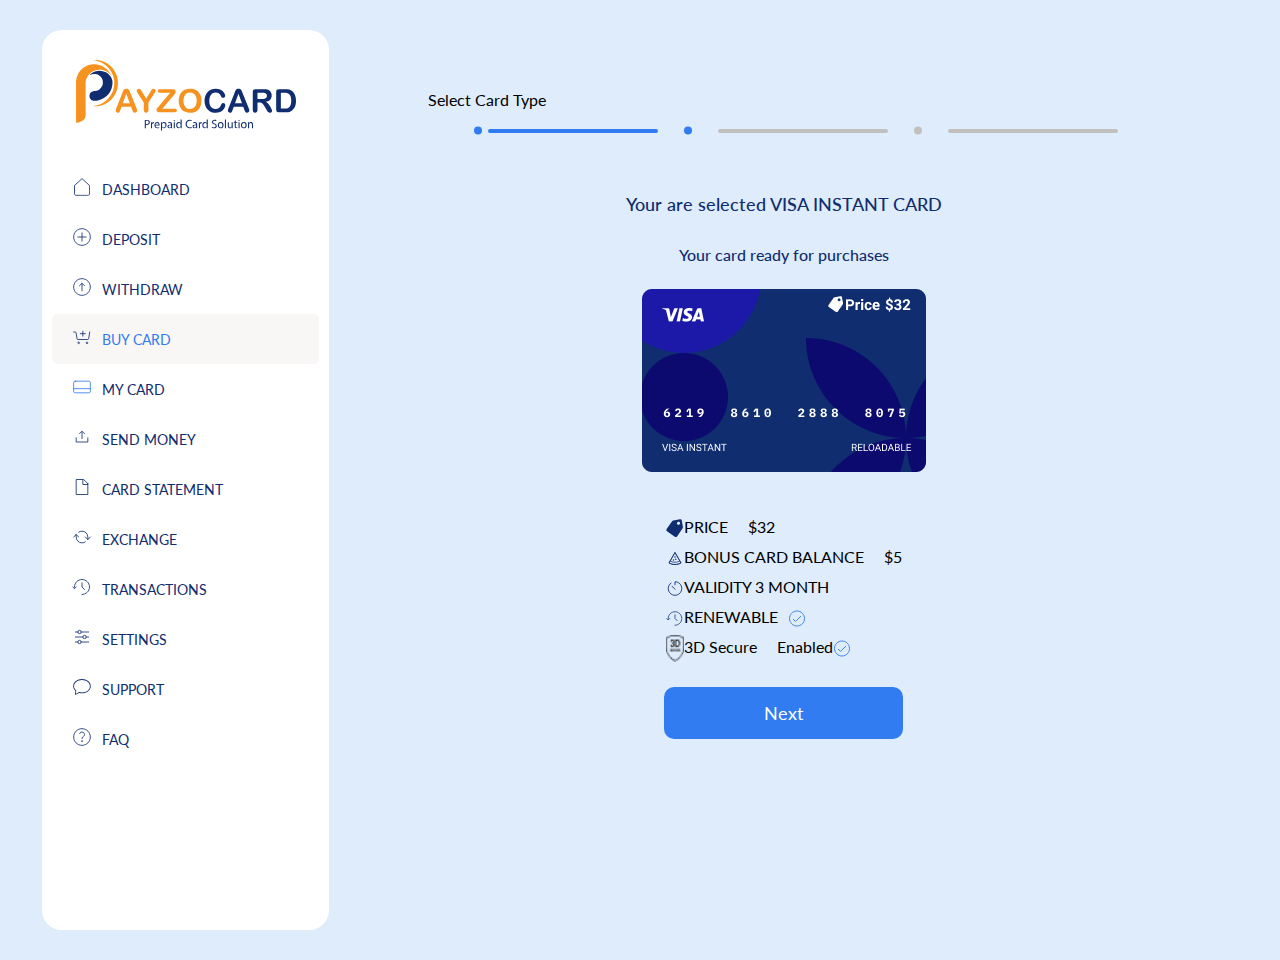
<file: singlecard.html>
<!DOCTYPE html>
<html lang="en">
  <head>
    <meta charset="UTF-8" />
    <meta http-equiv="X-UA-Compatible" content="IE=edge" />
    <meta name="viewport" content="width=device-width, initial-scale=1.0" />
    <title>Document</title>
    <link rel="stylesheet" href="style.css" />
    <link rel="stylesheet" href="responsive.css" />
    <link rel="preconnect" href="https://fonts.googleapis.com" />
    <link rel="preconnect" href="https://fonts.gstatic.com" crossorigin />
    <link
      href="https://fonts.googleapis.com/css2?family=Lato:ital,wght@0,300;0,400;0,700;0,900;1,300;1,400;1,700;1,900&display=swap"
      rel="stylesheet"
    />
  </head>
  <body>
    <div class="mobile_top_header">
      <header class="mobile_header">
        <img class="humbarger_menu" src="images/hamburger.svg" alt="" onclick="ShowMenu()" />
        <div class="mobile_profile_icon_box">
          <ul class="mobile_profile_icon_list">
            <li><img class="mobile_bell" src="images/bell.svg" alt="" /></li>
            <li><img src="images/Mask Group.svg" alt="" /></li>
          </ul>
        </div>
      </header>
      <div class="mobile_side_left">
        <div class="logo">
          <img src="images/payzocard.svg" alt="" />
        </div>
        <div class="nav_list">
          <ul>
            <li>
              <a href="./index.html"> <img src="images/home.svg" alt="" />DASHBOARD</a>
            </li>
            <li>
              <a href=""><img src="images/add.svg" alt="" />DEPOSIT</a>
            </li>
            <li>
              <a href=""
                ><img src="images/circle-arrow-up.svg" alt="" />WITHDRAW</a
              >
            </li>
            <li>
              <a href="./buycard.html"><img src="images/cart-add.svg" alt="" />BUY CARD</a>
            </li>
            <li>
              <a href="./mycard.html"><img src="images/credit-card.svg" alt="" />MY CARD</a>
            </li>
            <li>
              <a href="./sendmoney.html"><img src="images/share.svg" alt="" />SEND MONEY</a>
            </li>
            <li>
              <a href="./cardstatement.html"><img src="images/file.svg" alt="" />CARD STATEMENT</a>
            </li>
            <li>
              <a href="./exchange.html"><img src="images/rotate.svg" alt="" />EXCHANGE</a>
            </li>
            <li>
              <a href=""><img src="images/history.svg" alt="" />TRANSACTIONS</a>
            </li>
            <li>
              <a href="setting.html"
                ><img src="images/controls-alt.svg" alt="" />SETTINGS</a
              >
            </li>
            <li>
              <a href="support.html"><img src="images/chat.svg" alt="" />SUPPORT</a>
            </li>
            <li>
              <a href=""><img src="images/help.svg" alt="" />FAQ</a>
            </li>
          </ul>
        </div>
      </div>
    </div>
    <main class="main_box">
      <div class="side_left">
        <div class="logo">
          <img src="images/payzocard.svg" alt="" />
        </div>
        <div class="nav_list">
          <ul>
            <li>
              <a href="./index.html"> <img src="images/home.svg" alt="" />DASHBOARD</a>
            </li>
            <li>
              <a href=""><img src="images/add.svg" alt="" />DEPOSIT</a>
            </li>
            <li>
              <a href=""
                ><img src="images/circle-arrow-up.svg" alt="" />WITHDRAW</a
              >
            </li>
            <li>
              <a href="buycard.html" style=" background-color: #f9f6f6;color: #317cf0;"><img src="images/cart-add.svg" alt="" />BUY CARD</a>
            </li>
            <li>
              <a  href="./mycard.html"><img src="images/credit-card.svg" alt="" />MY CARD</a>
            </li>
            <li>
              <a href="sendmoney.html"><img src="images/share.svg" alt="" />SEND MONEY</a>
            </li>
            <li>
              <a href="./cardstatement.html"><img src="images/file.svg" alt="" />CARD STATEMENT</a>
            </li>
            <li>
              <a href="exchange.html"><img src="images/rotate.svg" alt="" />EXCHANGE</a>
            </li>
            <li>
              <a href=""><img src="images/history.svg" alt="" />TRANSACTIONS</a>
            </li>
            <li>
              <a href="setting.html"
                ><img src="images/controls-alt.svg" alt="" />SETTINGS</a
              >
            </li>
            <li>
              <a href="support.html"><img src="images/chat.svg" alt="" />SUPPORT</a>
            </li>
            <li>
              <a href=""><img src="images/help.svg" alt="" />FAQ</a>
            </li>
          </ul>
        </div>
      </div>
      <div class="side_right">
        
<div class="select_card_type">
  <span>Select Card Type </span>
<div class="all_div_for_card single_card_2">
  <div class="single_card"></div>
  <div class=""></div>
  <div class=""></div>
</div>
<div class="singlecard_details">
  <h2>Your are selected VISA INSTANT CARD</h2>
  <h3>Your card ready for purchases</h3>
  <img src="./images/Group 11.png" alt="">
  <div class="card_details_2">
    <ul>
      <li><img src="./images/Vector.svg" alt="">PRICE  <span>$32</span></li>
      <li><img src="./images/pizza.svg" alt="">BONUS CARD BALANCE  <span>$5</span></li>
      <li><img src="./images/timer.svg" alt="">VALIDITY  3 MONTH   </li>
      <li><img src="./images/history.svg" alt="">RENEWABLE <img style="margin-left: 10px;" src="./images/circle-ok2.svg" alt=""></li>
      <li><img src="./images/image 1.png" alt="">3D Secure <span></span> Enabled<img src="./images/circle-ok2.svg" alt=""></li>
    </ul>
  </div>
  <dib class="btn_box">
    <a href="singlecardterms.html" class="btn_next">Next</a>
  </dib>
</div>

  
</div>
       
      </div>
    </main>
    <script>
      var humbarger_menu = document.querySelector(".humbarger_menu");
      var li = document.querySelectorAll(".tab_nav li");
      var show_div = document.querySelectorAll(".profile-content");
      var side_left = document.querySelector(".mobile_side_left");
      var accordion_show_hide = document.querySelector(".accordion_show_hide");
      var accordion_div = document.querySelector(".accordion_div");
      var add_state = document.querySelector(".add_state");
      var add_state_2 = document.querySelector(".add_state_2");
      var accordion_show_hide = document.querySelector(".accordion_show_hide");
      for (var i = 0; i < li.length; i++) {
        li[i].addEventListener("click", function () {
          li.forEach(function (new_li) {
            new_li.classList.remove("active");
          });
          this.classList.add("active");
          var attr = this.getAttribute("data-li");
          show_div.forEach(function (item) {
            item.classList.remove("active");
          });
          if (attr == "first") {
            var item = document.querySelector("." + attr);
            item.classList.add("active");
          } else if (attr == "second") {
            var item = document.querySelector("." + attr);
            item.classList.add("active");
          } else if (attr == "third") {
            var item = document.querySelector("." + attr);
            item.classList.add("active");
          }
        });
      }

      var Card_li = document.querySelectorAll(".card_no_li");
      var show_card = document.querySelectorAll(".card_details");
      for (var i = 0; i < Card_li.length; i++) {
        Card_li[i].addEventListener("click", function () {
          Card_li.forEach(function (new_li) {
            new_li.classList.remove("active");
          });
          this.classList.add("active");
          var attr = this.getAttribute("data-li");
          show_card.forEach(function (item) {
            item.classList.remove("active");
          });
          if (attr == "card_system_one") {
            var item = document.querySelector("." + attr);
            item.classList.add("active");
          } else if (attr == "card_system_two") {
            var item = document.querySelector("." + attr);
            item.classList.add("active");
          } else if (attr == "card_system_three") {
            var item = document.querySelector("." + attr);
            item.classList.add("active");
          }
        });
      }
      var dateVal = document.querySelector(".days_value");
      var inputRange = document.querySelector("#input_range");
      inputRange.oninput = () => {
        let rangeVal = inputRange.value;
        dateVal.textContent = rangeVal + " day left";
        dateVal.style.left = rangeVal / 1 + "%";
      };
      humbarger_menu.onclick = () => {
        side_left.classList.toggle("active");
      };
      accordion_show_hide.onclick = () => {
        accordion_div.classList.toggle("active");
        add_state.classList.toggle("active");
        add_state_2.classList.toggle("active");
        accordion_show_hide.classList.toggle("active");
      };
    </script>
      <script src="./main.js"></script>
  </body>
</html>
</file>
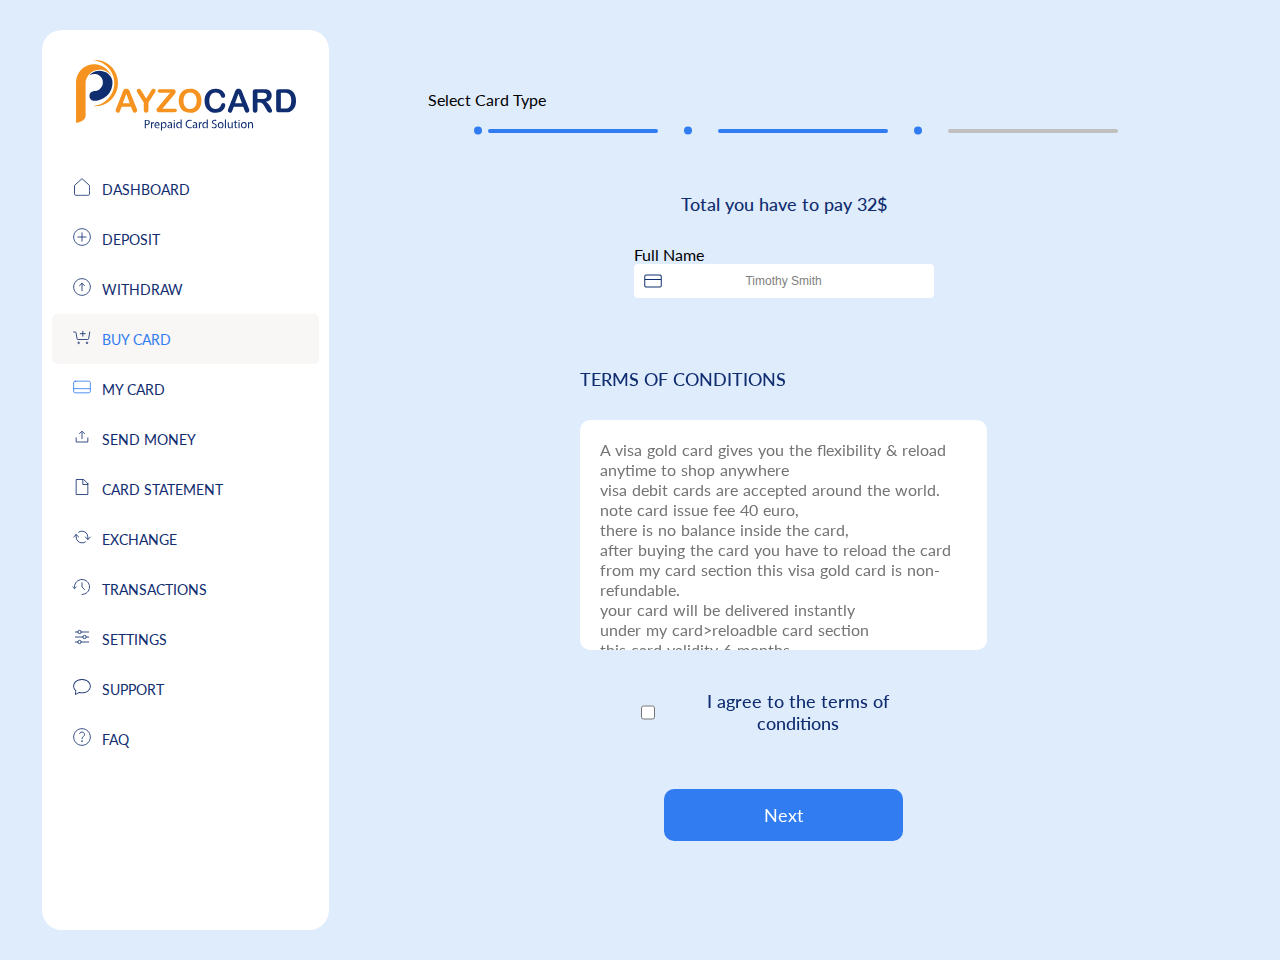
<file: singlecardterms.html>
<!DOCTYPE html>
<html lang="en">
  <head>
    <meta charset="UTF-8" />
    <meta http-equiv="X-UA-Compatible" content="IE=edge" />
    <meta name="viewport" content="width=device-width, initial-scale=1.0" />
    <title>Document</title>
    <link rel="stylesheet" href="style.css" />
    <link rel="stylesheet" href="responsive.css" />
    <link rel="preconnect" href="https://fonts.googleapis.com" />
    <link rel="preconnect" href="https://fonts.gstatic.com" crossorigin />
    <link
      href="https://fonts.googleapis.com/css2?family=Lato:ital,wght@0,300;0,400;0,700;0,900;1,300;1,400;1,700;1,900&display=swap"
      rel="stylesheet"
    />
  </head>
  <body>
    <div class="mobile_top_header">
      <header class="mobile_header">
        <img class="humbarger_menu" src="images/hamburger.svg" alt="" onclick="ShowMenu()" />
        <div class="mobile_profile_icon_box">
          <ul class="mobile_profile_icon_list">
            <li><img class="mobile_bell" src="images/bell.svg" alt="" /></li>
            <li><img src="images/Mask Group.svg" alt="" /></li>
          </ul>
        </div>
      </header>
      <div class="mobile_side_left">
        <div class="logo">
          <img src="images/payzocard.svg" alt="" />
        </div>
        <div class="nav_list">
          <ul>
            <li>
              <a href="./index.html"> <img src="images/home.svg" alt="" />DASHBOARD</a>
            </li>
            <li>
              <a href=""><img src="images/add.svg" alt="" />DEPOSIT</a>
            </li>
            <li>
              <a href=""
                ><img src="images/circle-arrow-up.svg" alt="" />WITHDRAW</a
              >
            </li>
            <li>
              <a href="./buycard.html"><img src="images/cart-add.svg" alt="" />BUY CARD</a>
            </li>
            <li>
              <a href="./mycard.html"><img src="images/credit-card.svg" alt="" />MY CARD</a>
            </li>
            <li>
              <a href="./sendmoney.html"><img src="images/share.svg" alt="" />SEND MONEY</a>
            </li>
            <li>
              <a href="cardstatement.html"><img src="images/file.svg" alt="" />CARD STATEMENT</a>
            </li>
            <li>
              <a href="./exchange.html"><img src="images/rotate.svg" alt="" />EXCHANGE</a>
            </li>
            <li>
              <a href=""><img src="images/history.svg" alt="" />TRANSACTIONS</a>
            </li>
            <li>
              <a href="setting.html"
                ><img src="images/controls-alt.svg" alt="" />SETTINGS</a
              >
            </li>
            <li>
              <a href="support.html"><img src="images/chat.svg" alt="" />SUPPORT</a>
            </li>
            <li>
              <a href=""><img src="images/help.svg" alt="" />FAQ</a>
            </li>
          </ul>
        </div>
      </div>
    </div>
    <main class="main_box">
      <div class="side_left">
        <div class="logo">
          <img src="images/payzocard.svg" alt="" />
        </div>
        <div class="nav_list">
          <ul>
            <li>
              <a href="./index.html"> <img src="images/home.svg" alt="" />DASHBOARD</a>
            </li>
            <li>
              <a href=""><img src="images/add.svg" alt="" />DEPOSIT</a>
            </li>
            <li>
              <a href=""
                ><img src="images/circle-arrow-up.svg" alt="" />WITHDRAW</a
              >
            </li>
            <li>
              <a href="buycard.html" style=" background-color: #f9f6f6;color: #317cf0;"><img src="images/cart-add.svg" alt="" />BUY CARD</a>
            </li>
            <li>
              <a  href="./mycard.html"><img src="images/credit-card.svg" alt="" />MY CARD</a>
            </li>
            <li>
              <a href="sendmoney.html"><img src="images/share.svg" alt="" />SEND MONEY</a>
            </li>
            <li>
              <a href="cardstatement.html"><img src="images/file.svg" alt="" />CARD STATEMENT</a>
            </li>
            <li>
              <a href="exchange.html"><img src="images/rotate.svg" alt="" />EXCHANGE</a>
            </li>
            <li>
              <a href=""><img src="images/history.svg" alt="" />TRANSACTIONS</a>
            </li>
            <li>
              <a href="setting.html"
                ><img src="images/controls-alt.svg" alt="" />SETTINGS</a
              >
            </li>
            <li>
              <a href="support.html"><img src="images/chat.svg" alt="" />SUPPORT</a>
            </li>
            <li>
              <a href=""><img src="images/help.svg" alt="" />FAQ</a>
            </li>
          </ul>
        </div>
      </div>
      <div class="side_right">
        
<div class="select_card_type">
  <span>Select Card Type </span>
<div class="all_div_for_card single_card_3">
  <div class="single_card"></div>
  <div class="singlecardterms"></div>
  <div class=""></div>
</div>
<div class="singlecard_details">
  <h2>Total you have to pay 32$</h2>
  <div class="input_box">
    <label for="name">Full Name</label>
  <div class="input_name">
    <img src="./images/credit-card.png" alt="">
    <input type="text" id="name" value="Timothy Smith">
  </div>
  </div>
  <div class="terms_details">
   <h2>TERMS OF CONDITIONS</h2>
   <div class="terms_rule">
  <span>  A visa gold card gives you the flexibility & reload anytime to shop anywhere </span>
   <span> visa debit cards are accepted around the world. </span>
  <span>  note card issue fee 40 euro, </span>
    <span>there is no balance inside the card, </span>
   <span> after buying the card you have to reload the card from my card section this visa gold card is non-refundable. </span>
   <span> your card will be delivered instantly </span>
    <span>under my card>reloadble card section </span>
   <span> this card validity 6 months, </span>
    <span>after 6 months you can renew the card, </span>
<span>    you can receive payment on this card,</span> 
    <span>but for received payment, </span>
  <span>  you have to pay 10% off the received amount </span>
   <span> card issued country Spain.</span> 
   </div>
 <div class="terms_box">
  <input type="checkbox" name="" id="check">
  <label for="check">I agree to the terms of conditions</label>
 </div>
   
  </div>
  <dib class="btn_box">
    <a href="singleallcard.html" class="btn_next">Next</a>
  </dib>
</div>

  
</div>
       
      </div>
    </main>
    <script>
      var humbarger_menu = document.querySelector(".humbarger_menu");
      var li = document.querySelectorAll(".tab_nav li");
      var show_div = document.querySelectorAll(".profile-content");
      var side_left = document.querySelector(".mobile_side_left");
      var accordion_show_hide = document.querySelector(".accordion_show_hide");
      var accordion_div = document.querySelector(".accordion_div");
      var add_state = document.querySelector(".add_state");
      var add_state_2 = document.querySelector(".add_state_2");
      var accordion_show_hide = document.querySelector(".accordion_show_hide");
      for (var i = 0; i < li.length; i++) {
        li[i].addEventListener("click", function () {
          li.forEach(function (new_li) {
            new_li.classList.remove("active");
          });
          this.classList.add("active");
          var attr = this.getAttribute("data-li");
          show_div.forEach(function (item) {
            item.classList.remove("active");
          });
          if (attr == "first") {
            var item = document.querySelector("." + attr);
            item.classList.add("active");
          } else if (attr == "second") {
            var item = document.querySelector("." + attr);
            item.classList.add("active");
          } else if (attr == "third") {
            var item = document.querySelector("." + attr);
            item.classList.add("active");
          }
        });
      }

      var Card_li = document.querySelectorAll(".card_no_li");
      var show_card = document.querySelectorAll(".card_details");
      for (var i = 0; i < Card_li.length; i++) {
        Card_li[i].addEventListener("click", function () {
          Card_li.forEach(function (new_li) {
            new_li.classList.remove("active");
          });
          this.classList.add("active");
          var attr = this.getAttribute("data-li");
          show_card.forEach(function (item) {
            item.classList.remove("active");
          });
          if (attr == "card_system_one") {
            var item = document.querySelector("." + attr);
            item.classList.add("active");
          } else if (attr == "card_system_two") {
            var item = document.querySelector("." + attr);
            item.classList.add("active");
          } else if (attr == "card_system_three") {
            var item = document.querySelector("." + attr);
            item.classList.add("active");
          }
        });
      }
      var dateVal = document.querySelector(".days_value");
      var inputRange = document.querySelector("#input_range");
      inputRange.oninput = () => {
        let rangeVal = inputRange.value;
        dateVal.textContent = rangeVal + " day left";
        dateVal.style.left = rangeVal / 1 + "%";
      };
      humbarger_menu.onclick = () => {
        side_left.classList.toggle("active");
      };
      accordion_show_hide.onclick = () => {
        accordion_div.classList.toggle("active");
        add_state.classList.toggle("active");
        add_state_2.classList.toggle("active");
        accordion_show_hide.classList.toggle("active");
      };
    </script>
      <script src="./main.js"></script>
  </body>
</html>
</file>
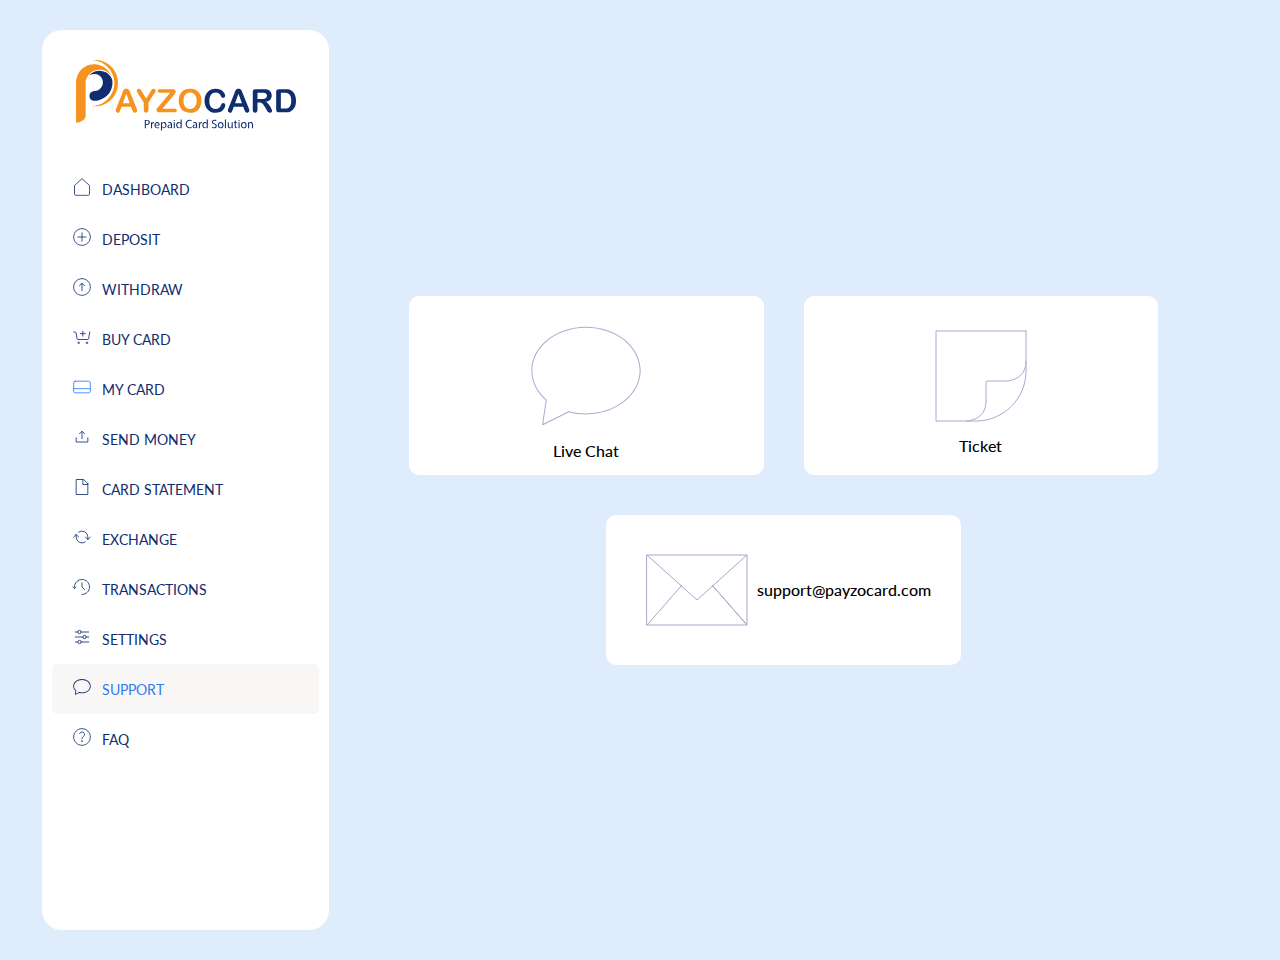
<file: support.html>
<!DOCTYPE html>
<html lang="en">
  <head>
    <meta charset="UTF-8" />
    <meta http-equiv="X-UA-Compatible" content="IE=edge" />
    <meta name="viewport" content="width=device-width, initial-scale=1.0" />
    <title>Document</title>
    <link rel="stylesheet" href="style.css" />
    <link rel="stylesheet" href="responsive.css" />
    <link rel="preconnect" href="https://fonts.googleapis.com" />
    <link rel="preconnect" href="https://fonts.gstatic.com" crossorigin />
    <link
      href="https://fonts.googleapis.com/css2?family=Lato:ital,wght@0,300;0,400;0,700;0,900;1,300;1,400;1,700;1,900&display=swap"
      rel="stylesheet"
    />
  </head>
  <body>
    <div class="mobile_top_header">
      <header class="mobile_header">
        <img class="humbarger_menu" src="images/hamburger.svg" alt="" onclick="ShowMenu()" />
        <div class="mobile_profile_icon_box">
          <ul class="mobile_profile_icon_list">
            <li><img class="mobile_bell" src="images/bell.svg" alt="" /></li>
            <li><img src="images/Mask Group.svg" alt="" /></li>
          </ul>
        </div>
      </header>
      <div class="mobile_side_left">
        <div class="logo">
          <img src="images/payzocard.svg" alt="" />
        </div>
        <div class="nav_list">
          <ul>
            <li>
              <a href="./index.html"> <img src="images/home.svg" alt="" />DASHBOARD</a>
            </li>
            <li>
              <a href=""><img src="images/add.svg" alt="" />DEPOSIT</a>
            </li>
            <li>
              <a href=""
                ><img src="images/circle-arrow-up.svg" alt="" />WITHDRAW</a
              >
            </li>
            <li>
              <a href="./buycard.html"><img src="images/cart-add.svg" alt="" />BUY CARD</a>
            </li>
            <li>
              <a href="./mycard.html"><img src="images/credit-card.svg" alt="" />MY CARD</a>
            </li>
            <li>
              <a href="./sendmoney.html"><img src="images/share.svg" alt="" />SEND MONEY</a>
            </li>
            <li>
              <a href="./cardstatement.html"><img src="images/file.svg" alt="" />CARD STATEMENT</a>
            </li>
            <li>
              <a href="./exchange.html"><img src="images/rotate.svg" alt="" />EXCHANGE</a>
            </li>
            <li>
              <a href=""><img src="images/history.svg" alt="" />TRANSACTIONS</a>
            </li>
            <li>
              <a href="setting.html"
                ><img src="images/controls-alt.svg" alt="" />SETTINGS</a
              >
            </li>
            <li>
              <a href="support.html"><img src="images/chat.svg" alt="" />SUPPORT</a>
            </li>
            <li>
              <a href=""><img src="images/help.svg" alt="" />FAQ</a>
            </li>
          </ul>
        </div>
      </div>
    </div>
    <main class="main_box">
      <div class="side_left">
        <div class="logo">
          <img src="images/payzocard.svg" alt="" />
        </div>
        <div class="nav_list">
          <ul>
            <li>
              <a href="./index.html"> <img src="images/home.svg" alt="" />DASHBOARD</a>
            </li>
            <li>
              <a href=""><img src="images/add.svg" alt="" />DEPOSIT</a>
            </li>
            <li>
              <a href=""
                ><img src="images/circle-arrow-up.svg" alt="" />WITHDRAW</a
              >
            </li>
            <li>
              <a href="buycard.html" ><img src="images/cart-add.svg" alt="" />BUY CARD</a>
            </li>
            <li>
              <a  href="./mycard.html"><img src="images/credit-card.svg" alt="" />MY CARD</a>
            </li>
            <li>
              <a href="sendmoney.html"><img src="images/share.svg" alt="" />SEND MONEY</a>
            </li>
            <li>
              <a href="./cardstatement.html"><img src="images/file.svg" alt="" />CARD STATEMENT</a>
            </li>
            <li>
              <a href="exchange.html"><img src="images/rotate.svg" alt="" />EXCHANGE</a>
            </li>
            <li>
              <a href=""><img src="images/history.svg" alt="" />TRANSACTIONS</a>
            </li>
            <li>
              <a href="setting.html"
                ><img src="images/controls-alt.svg" alt="" />SETTINGS</a
              >
            </li>
            <li>
              <a href="./support.html" style=" background-color: #f9f6f6;color: #317cf0;"><img src="images/chat.svg" alt="" />SUPPORT</a>
            </li>
            <li>
              <a href=""><img src="images/help.svg" alt="" />FAQ</a>
            </li>
          </ul>
        </div>
      </div>
      <div class="side_right">
        
<div class="support_box">
 <div class="top_support">
  <div class="support support_one">
    <img src="./images/support_chat.svg" alt="">
    <span>Live Chat</span>
  </div>
  <div class="support support_two">
    <img src="./images/sticker.svg" alt="">
    <span>Ticket</span>
  </div>
 </div>
  <div class="support support_three">
    <img src="./images/envelope.svg" alt="">
    <span>support@payzocard.com</span>
  </div>
</div>
       
      </div>
    </main>
    <script>
      var humbarger_menu = document.querySelector(".humbarger_menu");
      var li = document.querySelectorAll(".tab_nav li");
      var show_div = document.querySelectorAll(".profile-content");
      var side_left = document.querySelector(".mobile_side_left");
      var accordion_show_hide = document.querySelector(".accordion_show_hide");
      var accordion_div = document.querySelector(".accordion_div");
      var add_state = document.querySelector(".add_state");
      var add_state_2 = document.querySelector(".add_state_2");
      var accordion_show_hide = document.querySelector(".accordion_show_hide");
      for (var i = 0; i < li.length; i++) {
        li[i].addEventListener("click", function () {
          li.forEach(function (new_li) {
            new_li.classList.remove("active");
          });
          this.classList.add("active");
          var attr = this.getAttribute("data-li");
          show_div.forEach(function (item) {
            item.classList.remove("active");
          });
          if (attr == "first") {
            var item = document.querySelector("." + attr);
            item.classList.add("active");
          } else if (attr == "second") {
            var item = document.querySelector("." + attr);
            item.classList.add("active");
          } else if (attr == "third") {
            var item = document.querySelector("." + attr);
            item.classList.add("active");
          }
        });
      }

      var Card_li = document.querySelectorAll(".card_no_li");
      var show_card = document.querySelectorAll(".card_details");
      for (var i = 0; i < Card_li.length; i++) {
        Card_li[i].addEventListener("click", function () {
          Card_li.forEach(function (new_li) {
            new_li.classList.remove("active");
          });
          this.classList.add("active");
          var attr = this.getAttribute("data-li");
          show_card.forEach(function (item) {
            item.classList.remove("active");
          });
          if (attr == "card_system_one") {
            var item = document.querySelector("." + attr);
            item.classList.add("active");
          } else if (attr == "card_system_two") {
            var item = document.querySelector("." + attr);
            item.classList.add("active");
          } else if (attr == "card_system_three") {
            var item = document.querySelector("." + attr);
            item.classList.add("active");
          }
        });
      }
      var dateVal = document.querySelector(".days_value");
      var inputRange = document.querySelector("#input_range");
      inputRange.oninput = () => {
        let rangeVal = inputRange.value;
        dateVal.textContent = rangeVal + " day left";
        dateVal.style.left = rangeVal / 1 + "%";
      };
      humbarger_menu.onclick = () => {
        side_left.classList.toggle("active");
      };
      accordion_show_hide.onclick = () => {
        accordion_div.classList.toggle("active");
        add_state.classList.toggle("active");
        add_state_2.classList.toggle("active");
        accordion_show_hide.classList.toggle("active");
      };
    </script>
      <script src="./main.js"></script>
  </body>
</html>
</file>
<file: style.css>
* {
  margin: 0;
  padding: 0;
  box-sizing: border-box;
}
body {
  width: 100%;
  height: 100%;
  background-color: rgb(223, 236, 252);
  font-family: "Lato", sans-serif;
}
.mobile_top_header {
  display: none;
}
.main_box {
  width: 95%;
  height: 100%;
  margin: auto;
  padding: 30px 10px;
  display: flex;
  justify-content: space-between;
}
.side_left {
  width: 380px;
  height: 100vh;
  background-color: #ffffff;
  border-radius: 20px;
}
.side_right.dashboard_div {
  width: 82%;
}
.nav_list {
  width: 100%;
  text-align: left;
}
.nav_list ul {
  margin: 0;
  padding: 0 10px;
}
.nav_list ul li {
  list-style: none;
}
.nav_list ul li a {
  font-size: 14px;
  line-height: 15px;
  display: flex;
  align-items: center;
  padding: 0px 20px;
  height: 50px;
  border-radius: 5px;
  color: #102d6f;
  text-decoration: none;
}
/* .nav_list ul li:nth-child(5) a {
  background-color: #f9f6f6;
  color: #317cf0;
} */
.nav_list ul li a img {
  width: 20px;
  height: 20px;
  line-height: 20px;
  margin-top: -5px;
  margin-right: 10px;
}
.logo {
  width: 100%;
  text-align: center;
  padding: 30px 0px;
}
.profile-usermenu {
  width: 100%;
  display: flex;
  justify-content: space-between;
  align-items: center;
}
.tab_nav {
  display: flex;
  list-style-type: none;
  margin-top: 20px;
}
.profile_icon_list {
  display: flex;
  list-style-type: none;
  align-items: center;
}
.profile_icon_list li {
  display: inline-block;
  margin-right: 15px;
}
.side_right {
  width: 100%;
  padding: 10px;
}
.tab-content {
  width: 100%;
  height: 100%;
  z-index: 11;
  transform: translateY(-8px);
}
.profile-content {
  width: 100%;
  height: 100%;
  background-color: #ffffff;
  display: none;
  padding: 15px;
  transition: all 0.5s;
  border-radius: 15px;
  z-index: 111;
}
.profile-content.active {
  display: block;
}

.tab_nav li {
  margin-right: 2px;
  padding: 15px 40px;
  background-color: #f9f6f6;
  -webkit-clip-path: polygon(0 100%, 0 0, 75% 0, 100% 100%);
  clip-path: polygon(0 100%, 0 0, 75% 0, 100% 100%);
  border-top-left-radius: 15px;
}
.tab_nav li a {
  text-decoration: none;
}
.profile_icon_box {
  transform: translateY(-8px);
}
.tab-element.active {
  background-color: #ffffff;
}
.tab-element a span {
  color: #102d6f;
  font-size: 16px;
}
.profile-content p {
  font-size: 14px;
  transform: translateX(15px) translateY(5px);
}
.card_no_list_box {
  width: 30%;
}
.content_div {
  margin-top: 30px;
}
.card_no_list li {
  display: flex;
  justify-content: space-between;
  align-items: center;
  margin: 5px 0px;
  padding: 18px 15px;
  background-color: #ffffff;
  margin-top: 10px;
  border: 0.5px solid rgba(163, 158, 167, 0.5);
  border-radius: 10px;
  box-shadow: 0px 6px 25px rgba(49, 124, 240, 0.1);
  cursor: pointer;
}
.card_no_list li.active {
  background-color: #f9f6f6;
}
.card_no_list li span {
  font-size: 14px;
  color: #102d6f;
}
.card_no_list li button {
  background-color: #317cf0;
  border: none;
  outline: none;
  padding: 3px 5px;
  color: #ffffff;
  font-size: 10px;
  border-radius: 10px;
}

.content_div {
  display: flex;
  flex-wrap: wrap;
  justify-content: space-between;
}
.card_details_box {
  width: 70%;
  height: 100%;
  padding: 10px 20px;
}
.card_details {
  width: 100%;
  display: none;
}
.card_details.active {
  display: block;
}
.card_address {
  width: 100%;
  height: 100%;
  background-color: #eef6ff;
  border-radius: 15px;
  padding: 30px 30px;
  display: flex;
  box-shadow: 0px 6px 10px rgba(73, 114, 244, 0.25);
  
}
.card_img_box {
  width: 45%;
  align-items: center;
  display: flex;
  justify-content: center;
}
.card_address_details {
  width: 55%;
  align-items: center;
  display: flex;
}
.card_d_all {
  width: 100%;
  padding-left: 25px;
}
.card_d_all h2 {
  background-color: #ffffff;
  padding: 5px;
  width: 120px;
  text-align: center;
  transform: translateY(-15px);
}
.add_state {
  width: 80%;
  display: flex;
  justify-content: space-between;
  align-items: center;
  margin-bottom: 30px;
}
.add_state span {
  color: #636262;
  font-size: 16px;
}
.add_state b {
  color: #282735;
  font-size: 12px;
}
.top_up_box {
  width: 100%;
  padding: 15px;
  background-color: #ffffff;
  box-shadow: 0px 6px 20px rgba(73, 114, 244, 0.25);
  border-radius: 10px;
  display: flex;
  justify-content: space-around;
  align-items: center;
  margin-top: 15px;
}
.topup {
  display: flex;
  flex-direction: column;
  justify-content: center;
  align-items: center;
}
.topup a {
  width: 50px;
  height: 50px;
  background-color: #317cf0;
  border-radius: 50%;
  display: flex;
  justify-content: center;
  align-items: center;
}
.topup span {
  color: #102d6f;
  font-weight: 600;
  font-size: 14px;
}

label.switch {
  position: relative;
  width: 80px;
  height: 40px;
  background-color: #317cf0;
  border-radius: 40px;
  cursor: pointer;
}

/* input {
  appearance: none;
  width: 100%;
}*/
label.switch::after {
  content: "";
  width: 30px;
  height: 30px;
  background-color: #ffffff;
  position: absolute;
  bottom: 5px;
  left: 5px;
  border-radius: 50%;
  transition: all 0.5s;
  pointer-events: none;
}
input {
  appearance: none;
}
input:checked + label.switch {
  background-color: black;
}
input:checked + label.switch::after {
  margin-left: 40px;
}
b.onbtn {
  position: absolute;
  color: #ffffff;
  transform: translateX(-23px) translateY(-8px);
  font-size: 12px;
}
b.offbtn {
  position: absolute;
  color: #ffffff;
  transform: translateX(23px) translateY(-8px);
  font-size: 12px;
}
.card_img_box img {
  width: 100%;
}
.input_range_box {
  width: 100%;
  margin-top: 50px;
}
.input_range {
  width: 100%;
  position: relative;
}
.input_range span {
  background-color: #102d6f;
  font-size: 10px;
  color: #ffffff;
  padding: 4px 6px;
  position: absolute;
  left: 50%;
  top: -30px;
  transform: translate(-50%);
  z-index: 1000;
  border-radius: 3px;
}
.input_range span::after {
  content: "";
  width: 10px;
  height: 10px;
  background-color: #102d6f;
  position: absolute;
  bottom: -5px;
  left: 50%;
  transform: translate(-50%) rotate(45deg);
  z-index: -1;
}
input[type="range"] {
  width: 100%;
  background-color: #317cf0;
  border-radius: 10px;
  box-shadow: 0px 6px 20px rgba(73, 114, 244, 0.25);
  appearance: none;
  position: relative;
  border: none;
  outline: none;
}
.input_range input::-webkit-slider-thumb {
  appearance: none;
  width: 18px;
  height: 18px;
  background-color: #ffffff;
  border-radius: 50%;
}
.transaction_title_box {
  width: 100%;
  padding: 15px 0px;
  display: flex;
  justify-content: space-between;
  align-items: center;
}
.view_all {
  display: flex;
  justify-content: space-between;
  align-items: center;
}
.latest_transction {
  width: 100%;
  height: 100%;
  box-shadow: 0px 6px 20px rgba(73, 114, 244, 0.25);
  border-radius: 10px;
  padding: 10px 20px;
}

th {
  color: #808080;
  font-size: 13px;
}
tbody td {
  font-size: 11px;
  padding: 10px 0px;
}
tbody td a {
  text-decoration: none;
  color: #317cf0;
  background-color: #dfecfc;
  padding: 3px 8px;
  border-radius: 10px;
}
.latest_transction_box_mobile {
  display: none;
}
.side_profile{
  width: 330px;
  height: 100vh;
  background-color: #ffffff;
  border-radius: 20px;
}
.top_logout{
  width: 100%;
  padding:15px 30px;
  display: flex;
  justify-content: space-between;
  align-items: center;
}
.logout_btn{
  display: flex;
  justify-content: space-between;
  align-items: center;
  text-decoration: none;
  
}
.logout_btn img{
  margin-left: 5px;
}
.profile_pic_box{
  width: 100%;
  padding: 30px 10px;
  display: flex;
  justify-content: center;
  align-items: center;
  flex-direction: column;
}
.profile_pic_box .profile_name{
  color: #102D6F;
  font-family: "Lato", sans-serif;
  font-size: 18px;
  padding-top: 20px;
}
.account_level_box{
  margin-top: 50px;
}
.account_level_list{
  margin: 0;
  padding: 0;
}
.account_level_list li {
  margin: 0;
  padding: 0;
  display: flex;
  justify-content: space-evenly;
  align-items: center;
  width: 80%;
  margin: auto;
  padding: 10px 0px;
  font-size: 15px;
  font-family: "roboto";
}
.take_action{
  width: 80%;
  margin: auto;
  padding-top: 50px;
}
.take_action a{
  color: #102D6F;
  font-size: 14px;
}
.take_action p {
  color: #102D6F;
  font-size: 12px;
  margin-top: 40px;
}
.take_action p a{
  font-size: 12px;
}
.pay_img{
display: flex;
justify-content: space-between;
align-items: center;
margin-top: 50px;
  
}
.pay_img img{
  width: 120px;
}
.country_box{
  width: 100%;
  display: flex;
  justify-content: space-evenly;
  align-items: center;
}
.country_box .country{
  width: 30%;
  background-color: #ffffff;
  box-shadow: 0px 6px 20px 10px rgba(0, 0, 0, 0.05);
  display: flex;
justify-content: center;
  align-items: center;
  padding: 30px 70px;
  border-radius: 10px;
}
.country_box .country h3{
  padding-left: 10px;
}
.info_box{
  width: 95%;
  background-color: #ffffff;
  padding: 20px 20px;
  border-radius: 10px;
  position: relative;
  margin: auto;
  margin-top: 30px;
 
}
.info_box p{
  display:flex;
  align-items: center;
  padding: 5px ;
  
}
.close_info{
  position: absolute;
  right: 5px;
  top: 5px;
}
.transction_div{
  width: 95%;
  background-color: #ffffff;
  margin: auto;
  margin-top: 30px;
  padding: 20px;
  border-radius: 10px;

}
.top{
  width: 100%;
  display: flex;
  justify-content: space-between;
  
}
.see_more{
  background-color: #F4F6F9;
  text-decoration: none;
  padding: 5px 8px;
  font-size: 14px;
  font-weight: 500;
  border-radius: 5px;
}
.date{
  width: 100%;
  margin-top: 20px;
}
.transction_list{
  margin-top: 20px;
}
.tr_name{
  width: 100%;
  display: flex;
  align-items: center;
}

.tr_name span{
  font-size: 15px;
  font-weight: 500;
  padding-left: 20px;

}
.tr_name img{
  border: 1px solid #ddd;
  border-radius: 4px;
  width: 28px;
  padding: 2px;
}
.doller_red{
  color: red;
  font-size: 15px;
  font-weight: 700;
}
.doller_green{
  font-size: 15px;
  font-weight: 700;
  color: #008726;
}
.confrimd{
  color: #008726;
  background-color: #E0EFE4;
  padding: 5px;
  border-radius: 5px;
}
.select_card_type{
  width: 80%;
  margin: auto;
  margin-top: 50px;
  
}
.all_div_for_card{
  width: 100%;
  display: flex;
  margin-top: 20px;
}
.all_div_for_card div{
  width: 170px;
  background-color: #C2BFBF;
  height: 4px;
  margin-left: 60px;
  border-radius: 15px;
  position: relative;
}
.all_div_for_card div:nth-child(1)::before{
content: "";
position: absolute;
left: -10px;
top: 0;
width: 8px ;
height: 8px;
background-color: #317CF0;
transform: translate(-50%,-30%);
border-radius: 4px;
}
.all_div_for_card div:nth-child(2)::before{
content: "";
position: absolute;
left: -30px;
top: 0;
width: 8px ;
height: 8px;
background-color: #C2BFBF;
transform: translate(-50%,-30%);
border-radius: 4px;
}
.all_div_for_card div:nth-child(3)::before{
content: "";
position: absolute;
left: -30px;
top: 0;
width: 8px ;
height: 8px;
background-color: #C2BFBF;
transform: translate(-50%,-30%);
border-radius: 4px;
}
.RELOADABLE_CARD{
  padding: 40px 10px;
}
.RELOADABLE_CARD h2{
  text-align: center;
  margin-bottom: 20px;
}
.ONE_TIME_CARD{
  width: 100%;
  padding: 20px 10px;
}
.ONE_TIME_CARD h2{
  text-align: center;
  margin-bottom: 20px;
}
.card_box{
  width: 100%;
  display: flex;
  justify-content: space-evenly;
}
.card_box_2{
  margin-top: 50px;
}
.all_div_for_card .single_card{
  background-color: #317cf0;
}
.all_div_for_card .singlecardterms{
  background-color: #317cf0;
}
.all_div_for_card .singleallcard{
  background-color: #317cf0;
}
.single_card_2 div:nth-child(2)::before{
  content: "";
  position: absolute;
  left: -30px;
  top: 0;
  width: 8px ;
  height: 8px;
  background-color: #317cf0;
  transform: translate(-50%,-30%);
  border-radius: 4px;
  }
 
.single_card_3 div:nth-child(3)::before{
  content: "";
  position: absolute;
  left: -30px;
  top: 0;
  width: 8px ;
  height: 8px;
  background-color: #317cf0;
  transform: translate(-50%,-30%);
  border-radius: 4px;
  }
.singleallcard div:nth-child(3)::after{
  content: "";
  position: absolute;
  right: -20px;
  top: 0;
  width: 8px ;
  height: 8px;
  background-color: #317cf0;
  transform: translate(-50%,-30%);
  border-radius: 4px;
  }
.single_card_3 div:nth-child(2)::before{
  content: "";
  position: absolute;
  left: -30px;
  top: 0;
  width: 8px ;
  height: 8px;
  background-color: #317cf0;
  transform: translate(-50%,-30%);
  border-radius: 4px;
  }
  .singlecard_details{
    width: 100%;
    display: flex;
    justify-content: center;
    align-items: center;
    flex-direction: column;
    margin-top: 60px;
  }
  .singlecard_details h2{
    color: #102D6F;
    font-size: 18px;
    margin-bottom: 30px;
    font-weight: 500;
  }
  .singlecard_details h3{
    color: #102D6F;
    font-size: 16px;
    margin-bottom: 25px;
    font-weight: 500;
  }
  .singlecard_details>img{
    margin-bottom: 20px;
  }
  .card_details_2{
    margin-top: 20px;
  }
  .card_details_2 ul{
    margin: 0;
    padding: 0;
    list-style-type: none;
  }
  .card_details_2 ul li {
    display: flex;
    align-items: stretch;
    line-height: 30px;
}
  .card_details_2 ul li span {
  margin-left: 20px;
  }
  .card_details_2 ul li img {
 width: 18px;
 margin-top: 3px;
  }
  .btn_next{
    background-color: #317cf0;
    padding: 15px 100px;
    text-decoration: none;
    color: #ffffff;
    border-radius: 10px;
    font-size: 18px;
    
  }
.btn_box{
  margin-top: 40px;
}
.input_box{
 
}
.input_box label{
  display: block;
 
}
.input_name{
  position: relative;
  width: 300px;
}
.input_box input {
  width: 100%;
  padding: 10px 15px;
  border: none;
  outline: none;
  background-color: #ffffff;
  text-align: center;
  border-radius: 4px;
  color: #808080;
  font-size: 12px;
  
  
}
input#check{
  appearance: revert;
  width: 15px;
  height: 15px;
  margin-right: 15px;
}
.input_name img{
  position: absolute;
  top: 8px;
  left: 10px;
  z-index: 11;
    background: #fff;

}
.terms_details{
  width: 60%;
  padding: 20px 10px;
  margin-top: 50px;
}
.terms_rule{
  background-color: #ffffff;
  padding: 20px;
  overflow-y: scroll;
  height: 230px;
  line-height: 20px;
  font-size: 16px;
  word-spacing: 1px;
  border-radius: 10px;
  
}
.terms_rule::-webkit-scrollbar{
  width: 6px;
  border: 1px solid #ccc;
  border-radius: 20px;
}
.terms_rule::-webkit-scrollbar-thumb{
 background-color: #102D6F;
 border-radius: 10px;
}
.terms_rule span{
  display: block;
  color: #757373;
  font-size: 16px;
}
.terms_box{
  width: 80%;
  margin: auto;
  margin-top: 30px;
  padding: 10px 20px;
  text-align: center;
  display: flex;
  align-items: center;
  justify-content: center;
}
.terms_box label{
  color: #102d6f;
  font-size: 18px;
  font-weight: 500;
}
.all_card_box{
  width: 80%;
  display: flex;
  justify-content: space-evenly;
  align-items: center;
}
.all_card_box .card_one{
  background-color: #ffffff;
  padding:30px 20px;
  width: 320px;
  height:400px;
  display: flex;
  justify-content: center;
  flex-direction: column;
  text-align: center;
  align-items: center;
  border-radius: 10px;
}
.all_card_box .card_one h3{
  color: #102D6F;
  text-align: center;
  font-size: 20px;
  font-weight: 600;
  padding-top: 30px;
  margin-bottom: unset;
}
.all_card_box .card_one p{
  color: #102D6F;
  text-align: center;
  font-size: 20px;
  font-weight: 400;
  margin-top: -25px;
  font-family: "roboto";
  
}
.active_now_btn {
  background-color: #407BFF;
  padding: 10px 20px;
  width: 135px;
  text-align: center;
  text-decoration: none;
  color: #fff;
  font-size: 18px;
  border-radius: 5px;
}
.learn_more_btn{
  color: #317cf0;
  padding: 10px 0px;
}
.exchange_card_title{
  width: 100%;
  text-align: center;
  margin-top: 30px;
  padding: 20px 0px;
}
.exchange_card_title span{
  color: #102D6F;
  font-size: 18px;
}
.exchange_box{
  width: 95%;
  background-color: #ffffff;
  margin: auto;
  margin-top: 40px;
  padding: 20px;
  border-radius: 10px;
}
.exchange_box .exc_title{
  text-align: center;
  font-size: 18px;
  color: #102d6f;

}
.exchange_select {
  width: 80%;
  display: flex;
  justify-content: space-around;
  align-items: center;
  margin: auto;
  margin-top: 20px;
  padding: 30px 0px;
}
.exchange_select  label{
  display: block;
}
.exchange_select select {
  width: 380px;
 border: none;
 border-bottom: 1px solid #000;
 outline: none;
 padding: 5px 0px;
}


.select-box {
  display: flex;
  width: 450px;
  flex-direction: column;
}
.select_box_one{
  position: relative;
}
.select-box .options-container {
  background: #ffffff;
  color: #000;
  width: 100%;
  transition: all 0.4s;
  border-radius: 8px;
height: 200px;
  order: 1;
  display: none;
  position: absolute;
  top: 70px;
  box-shadow: 1px 1px 10px rgba(0, 0, 0, 0.1);
}

.selected {
  margin-bottom: 8px;
  position: relative;
  order: 0;
  border-bottom: 2px solid rgba(0, 0, 0, 0.5);
  display: flex;
    justify-content: space-around;
    align-items: center;
}
.selected.active {
  border-bottom: 2px solid #317CF0;
}

.selected::after {
  content: "";
  background: url("./images/Path\ 3.svg");
  background-size: contain;
  background-repeat: no-repeat;
  position: absolute;
  height: 70%;
  width: 15px;
  right: 12px;
  top: 15px;

  transition: all 0.4s;
}

.select-box .options-container.active {
  opacity: 1;
  visibility: visible;
  display: block;
  overflow-y: scroll;
}

.select-box .options-container.active + .selected::after {
  transform: rotateX(180deg);
  top: 0px;
}

.select-box .options-container::-webkit-scrollbar {
  width: 4px;
  background: #ffffff;
  border-radius: 3px;
 
}

.select-box .options-container::-webkit-scrollbar-thumb {
  background: #C4C4C4;
  border-radius: 3px;
}

.select-box .option {
  padding: 6px 10px;
  cursor: pointer;
}
.select-box .option_2 {
  padding: 6px 10px;
  cursor: pointer;
}
.select-box .selected{
padding: 10px 0px;
}



.select-box label {
  cursor: pointer;
  display: flex;
  justify-content: space-evenly;
}
.select-box label p{
  font-size: 18px;
  display: flex;
  align-items: center;
}
.select-box label p .usd_main{
  font-size: 20px;
  padding-left :15px; 
color: #000000;
}
/* .select-box .option .radio {
  display: none;
} */
.exchange_currency{
  width: 80%;
  display: flex;
  margin: auto;
  justify-content: space-around;

 
}
.usd_100{
  margin-right: -80px;
  color: #B8B8B8;
font-size: 15px;
}
.usd_bl{
  color: #102D6F;
  margin-left: -110px;
}
.usd_digit{
  color: #A4A4A4;
}
.curr_box{
  width: 400px;
  display: flex;
  height: 200px;
  align-items: center;
  padding-bottom: 20px;
}
.curr_box p{
  font-size: 5rem;
  font-weight: 200;
  color: #102D6F;
}
.curr_box span{
  font-size: 5rem;
  font-weight: 300;
  color: #A4A4A4;
}
.button_box{
  width: 70%;
  display: flex;
  justify-content: space-evenly;
  align-items: center;
  padding-bottom: 50px;
}
.button_box a{
  background-color: #317CF0;
  color: #ffffff;
  padding: 15px 60px;
  text-decoration: none;
  font-size: 18px;
  border-radius: 10px;
}
.button_box p{
  color: #B9B9B9;
  font-size: 20px;
}
.button_box p span{
  color: #102D6F;
}

.popup_box{
  width: 380px;
  height: 450px;
  position: absolute;
  top: 45%;
  left: 50%;
  transform: translate(-10%,-60%);
  display: none;
  transition: all .8s;
  z-index: 99999999;
}
.popup_box.active{
  display: block;
  top: 50%;
  transition: all .8s;
}
body.active::after{
  content: "";
  width: 100%;
  height: 170%;
  background-color: #000;
  position: absolute;
  top: 0;
  left: 0;
  right: 0;
  bottom: 0;
  opacity: .2;
  z-index: 1;
 
}
.pop_content{
  width: 100%;
  background-color: #ffffff;
  height: 95%;
  box-shadow: 1px 1px 8px rgba(0, 0, 0, 0.1);
  border-radius: 10px;
  position: relative;
  display: flex;
  justify-content: center;
  align-items: center;
  flex-direction: column;
 
}
.pop_content .close_btn{
  position: absolute;
  right: 8px;
  top: 8px;
  display: flex;
  justify-content: center;
  align-items: center;
  width: 20px;
  height: 20px;
  border-radius: 10px;
  border: 1px solid #ccc;
  cursor: pointer;
}
.pop_content .close_btn img{
  width: 20px;
}
.pop_content span{
  width: 35px;
  height: 35px;
  background-color: #407BFF;
  display: flex;
  justify-content: center;
  align-items: center;
  border-radius: 20px;
  margin-top: -20px;
}
.pop_content span img{
  filter: invert(1);
}
.pop_content .curren{
  width: 100%;
  text-align: center;
  margin-top: 20px;
  display: flex;
  justify-content: center;
  align-items: center;
  flex-direction: column;
}

.pop_content .curren h3{
  font-size: 22px;
  font-weight: 400;
}
.pop_content .curren img{
  transform: rotate(180deg);
}
.table_div{
  margin-top: 20px;
  width: 100%;
  text-align: center;
}
.table_div table{
  width: 100%;
}
.table_div table td{
  font-size: 16px;
}
.popup_box a{
  width: 100%;
  background-color: #407BFF;
  display: block;
  text-align: center;
  padding: 10px;
  margin-top: 20px;
  border-radius: 10px;
  color: #fff;
  font-size: 18px;
  text-decoration: none;
}
.send_title{
  text-align: center;
  font-size: 25px;
  font-weight: 300;
}
.send_money_currency{
  justify-content: center;
}
.send_money_continue{
  justify-content: center;
  width: 100%;
}
.sendmoneyemail_img_box {
  text-align: center;
}
.send_mail_email_box {
  text-align: center;
  padding: 45px 0px;
}
input#Recipient_email {
  padding: 13px 5px;
  width: 380px;
  text-align: center;
  border: none;
  outline: none;
  background-color: #F7F7F7;
  font-size: 12px;
  color: #AFAFAF;
  border-radius: 7px;
}
.popup_box_two{
  width: 380px;
  height: 450px;
  position: absolute;
  top: 50%;
  left: 50%;
  transform: translate(-10%,-60%);
  display: none;
  z-index: 100;
}
.popup_box_two.active{
  display: block;
}
.popup_box_two .confrim_btn {
  display: block;
  text-align: center;
  background-color: #317cf0;
  color: #ffffff;
  text-decoration: none;
  padding:15px 10px;
  border-radius: 10px;
  margin-top: 20px;
}
.pin_box #pin_input {
  width: 260px;
  padding: 10px;
  border: none;
  outline: none;
  background-color: #F3F3F3;
  text-align: center;
  font-size: 12px;
  border-radius: 6px;
}
.pin_box a {
  display: block;
  font-size: 12px;
  color: #317CF0;
  text-decoration: none;
  margin-top: 5px;
}
.send_money_done_box {
  width: 100%;
  display: flex;
  justify-content: center;
  align-items: center;
  margin-top: 50px;
}
.send_box{
  width: 400px;
  height: 450px;

}
.send_done{
  width: 100%;
  background-color: #ffffff;
  height: 450px;
  text-align: center;
  padding: 15px;
  border-radius: 8px;
 
}
.send_done img {
  margin-top: 35px;
}
.send_done h4{
  margin-top: 15px;
  font-size: 20px;
}
.send_box a {
  display: block;
  background-color: #317CF0;
  color: #fff;
  text-align: center;
  padding: 12px 10px;
  font-size: 18px;
  text-decoration: none;
  margin-top: 25px;
  border-radius: 8px;
}
.card_state_btn_box{
  flex-direction: column;
}
.card_state_btn_box > a {
  background-color: #317cf0;
  padding: 10px 105px;
  margin-top: 10px;
  color: #ffffff;
  text-decoration: none;
  font-size: 18px;
  font-weight: 600;
  border-radius: 10px;
}
.trow {
  width: 100%;
  display: flex;
  justify-content: space-around;
}
.tbody .trow span:nth-child(1){
width: 30%;
}
.tbody .trow span:nth-child(2){
width: 40%;
}
.tbody .trow span:nth-child(3){
width: 20%;
}
.tbody .trow span:nth-child(4){
width: 20%;
}
.trow span{
  text-align: center;
  padding: 8px 2px;
}
.tbody .trow span{
  border: 1px solid #dfecfc;
  font-size: 14px;
}
.custom_table{
  margin-top: 30px;
}
.trow .pending{
  background-color: #F9CECE;
  color: red;
  padding: 5px 10px;
  font-size: 10px;
  border-radius: 5px;
  text-decoration: none;
}
.trow .confrim{
  padding: 4px 14px;
  background-color: #5ECA96;
  color: #545454;
  text-decoration: none;
  font-size: 11px;
  border-radius: 5px;
}
.trow .download{
  background-color: #317CF0;
  padding: 4px 13px;
  color: #fff;
  text-decoration: none;
  font-size: 11px;
  border-radius: 5px;
}
.thead .trow span{
  font-size: 13px;
  color: #102D6F;
}
.setting_box{
  width: 100%;
  height: 100%;
  background-color: #ffffff;
  border-radius: 10px;
  display: flex;
}
.setting_left{
  width: 20%;
  border-right: 1px solid #dfecfc;
}
.setting_left>span{
  text-align: center;
  padding: 25px 10px;
  width: 100%;
  display: block;
  font-size: 18px;
  text-transform: uppercase;
}
.setting_left .setting_tab_nav {
  margin: 0;
  padding: 0;
  list-style: none;
  margin-top: 30px;
}

.setting_left .setting_tab_nav li{
  text-align: center;
  padding: 25px 10px;
  border-top: 1px solid #dfecfc;
  
}
.setting_left .setting_tab_nav li:nth-child(4){
  border-bottom: 1px solid #dfecfc;
}
.setting_tab_nav li.active{
  background-color: #f9f6f6;
  color: #317cf0;
}
.setting_left .setting_tab_nav li a{
  text-decoration: none;
}
.setting_right{
  width: 100%;
  height: 100%;
}
.setting_content_box{
  width: 100%;
  height: 100%;
  background-color: #ffffff;
  display: none;
}
.setting_content_box.active{
  display: block;
}
.setting_tab_personal_info{
  width: 100%;
  padding:40px 50px;
  
}
.name_box{
  width: 100%;
  display: flex;
  justify-content: space-between;
}
.first_name_box{
  width: 48%;
}
.last_name_box{
  width: 48%;
}
.setting_tab_personal_info label{
  display: block;
  font-size: 12px;
  color: #4F4F4F;
  font-weight: 600;
}
.setting_tab_personal_info input{
  width: 100%;
  padding: 10px;
  border: 0.5px solid #C1C1C1;
  outline: none;
  background-color: #F6FAFD;
  font-size: 14px;
  font-weight: 600;
  border-radius: 3px;
}
.email_phone_box{
  margin-top: 40px;
  width: 100%;
  display: flex;
  justify-content: space-between;
}
.email_address_box{
  width: 48%;
}
.phone_number_box{
  width: 48%;
}
.address_info_box{
  margin-top:40px ;
}
input#address_info {
  width: 100%;
  
}
input#address_info_2 {
  width: 100%;
  margin-top: 30px;
  
}
.city_box{
  margin-top: 40px;
  width: 100%;
  display: flex;
  justify-content: space-between;
}
.image_box{
  display: flex;
  justify-content:space-around;
  padding: 15px;
  align-items: center;
  border: 0.5px solid #C1C1C1;
  margin-top: 40px;
}
.image_box .img_up{
  width: 80px;
  height: 80px;
  border-radius: 50%;
}
.image_box .img_up img{
  width: 100%;
  height: 100%;
  border-radius: 50%;
}
.up_btn_box label{
  padding: 10px 25px;
  background-color: #317CF0;
  color: #ffffff;
  font-size: 16px;
  font-weight: 500;
  border-radius: 3px;
}
.up_btn_box #up_btn{
display: none;
}
.image_box a {
  padding: 10px 40px;
  background-color: #FDF4F6;
  text-decoration: none;
  border: 1px solid #C48181;
  color: #102D6F;
  border-radius: 3px;
}
.setting_tab_verification_info{
  width: 100%;
 
}
.password_box{
  width: 100%;
  border-bottom: 1px solid #dfecfc;
  padding: 26px 40px;
}
.password_box p{
  color: #7C7C7C;
  margin-top: 12px;
}
.setting_ver_content{
  width: 100%;
  padding: 20px 30px;
}
.current_password label {
  display: block;
}
.setting_ver_content input{
width: 100%;
padding: 10px;
background: #FFFFFF;
border: 0.5px solid #C1C1C1;
box-sizing: border-box;
border-radius: 5px;
font-size: 16px;
outline: none;
}
.current_password{
  width: 100%;
  padding: 20px;
}
.New_Password{
  width: 100%;
  padding:15px 20px;
  
}
.New_Password span{
  width: 100%;
  display: flex;
  justify-content: center;
  font-family: Lato;
font-style: normal;
font-weight: normal;
font-size: 15px;
line-height: 18px;
margin-top: 8px;
color: #7C7C7C;
}
.confrim_New_Password {
  padding:15px 20px;
  width: 100%;
  position: relative;
}
.confrim_New_Password a {
background: #317CF0;
border-radius: 5px;
position: absolute;
right: 20px;
bottom: -30px;
padding: 10px;
color: #ffffff;
text-decoration: none;
}
.new_pin_box{
  width: 100%;
  display: flex;
  justify-content: space-between;
  padding: 20px;
  margin-top: 5px;
}
.new_pin{
  width: 48%;
}
.con_pin{
  width: 48%;
}
.default_pin_box {
  display: flex;
  width: 100%;
  justify-content: space-between;
  padding: 0px 20px;
}
.default_pin_box a{
  background: #317CF0;
border-radius: 5px;
padding: 10px;
color: #ffffff;
text-decoration: none;
}
.two_fa_box {
  width: 100%;
  padding: 20px;
  margin-top: 10px;
  position: relative;
}
.two_fa_box p{
  margin-top: 15px;
}
.two_fa_box a {
  background: #317CF0;
  border-radius: 5px;
  position: absolute;
  right: 20px;
  bottom: -35px;
  padding: 10px;
  color: #ffffff;
  text-decoration: none;
}
.verfication_content{
  width: 100%;
  height: 100%;
  display: flex;
  justify-content: center;
  align-items: center;
}
.referral_content_box{
  width: 100%;
  padding: 30px 40px;
  height: 100vh;
  background-color: #ffffff;
  overflow-y: scroll;

}
.referral_content_box::-webkit-scrollbar{
  width: 6px;
  border: 1px solid #ccc;
  border-radius: 20px;
}
.referral_content_box::-webkit-scrollbar-thumb{
 background-color: #102D6F;
 border-radius: 10px;
}
.ref_circle_box{
  width: 100%;
  display: flex;
  justify-content: space-evenly;
  align-items: center;
  padding:20px 10px;
  margin-top: 10px;
}
.ref_circle_box>img{
  transform: translateY(-20px);
}
.ref_card{
  text-align: center;
  display: flex;
  justify-content: center;
  align-items: center;
  flex-direction: column;
  width: 33%;
}
.circle_one{
  width: 130px;
  height: 130px;
  background-color: #F4F7FF;
  display: flex;
  justify-content: center;
  align-items: center;
  border-radius: 50%;
}
.referral_title p{
  margin-top: 15px;
}
.share_link{
  padding: 10px 0px;
  margin-top: 10px;
}
.share_link p{
  margin-top: 10px;
}
.ref_one{
  width: 100%;
  padding: 20px 30px;
  background-color: #F4F7FF;
  border-radius: 30px;
  display: flex;
  justify-content: space-between;
  align-items: center;
  margin-top: 10px;
}
.ref_one .copy_text{
  color: #407BFF;
  font-weight: 500;
}
.banar_btn{
  width: 100%;
  padding: 25px 10px;
}
.banar_btn .baner{
  padding: 10px 30px;
  background-color: #407BFF;
  color: #fff;
  text-decoration: none;
  border-radius: 6px;
}
.list_ref{
  padding: 10px 30px;
  background-color: #F4F7FF;
  color: #102D6F;
  text-decoration: none;
  border-radius: 6px;
  margin-left: 10px;
}
.baner_728_box{
  width: 100%;
  margin-top: 30px;
}
.baner_728{
  width: 100%;
  background-color: #102D6F;
  height: 90px;
}
.banar_size{
  display: flex;
  justify-content: center;
  width: 100%;
}
.ref_two{
  width: 100%;
  padding: 20px 30px;
  background-color: #F4F7FF;
  display: flex;
  justify-content: space-between;
  align-items: center;
  margin-top: 10px;
  border: 0.5px solid #C1C1C1;
  border-radius: 3px;
}
.ref_two .copy_text{
  color: #317cf0;
  cursor: pointer;
}
.baner_300_box{
  width: 100%;
  display: flex;
  justify-content: center;
  align-items: center;
  flex-direction: column;
  margin-top: 25px;
}
.baner_300{
  width: 300px;
  height: 450px;
  background-color: #102D6F;
}
.support_box{
  width: 100%;
  height: 100%;
display: flex;
justify-content: center;
align-items: center;
  padding: 20px 50px;
  text-align: center;
  flex-direction: column;
  
}
.top_support{
  width: 100%;
  display: flex;
  justify-content: space-between;
}
.top_support .support{
  display: flex;
  justify-content: center;
  align-items: center;
  flex-direction: column;
}
.support_box .support{
  display: flex;
  justify-content: center;
  align-items: center;
}
 .support{
padding: 15px 30px;
border-radius: 10px;
background-color: #ffffff;
width: 45%;
margin: 20px;

}
.support span{
  font-size: 16px;
  font-weight: 500;
}
.card_statement_details_box{
  flex-direction: column;
}

/* for file uploading  */
.drag_area {
  width: 400px;
  height: 400px;
  border: 2px dashed #dddddd;
  display: flex;
  justify-content: center;
  align-items: center;
  flex-direction: column;
  position: relative;
  border-radius: 8px;
  transform: translateY(-5px);
}
.drag_area embed {
  z-index: 10;
}
.drag_area div {
  width: 100%;
  height: 100%;
  display: flex;
  justify-content: center;
  align-items: center;
  flex-direction: column;
}
.drag_area .drag_icon {
  transform: translateY(-40px);
}
.drag_area .drag_icon i {
  font-size: 5rem;
  color: #242424;
  color: #3d62fb;
}
.drag_text {
  margin-top: 40px;
  font-size: 1.2rem;
  color: #777;
  font-weight: 600;
}
.choose_file_lebel {
  padding: 8px 16px;
  background-color: #eef1fd;
  border-radius: 10px;
  color: #3d62fb;
  font-weight: 700;
  font-size: 1.3rem;
  margin-top: 20px;
  cursor: pointer;
  transition: all 0.4;
  z-index: 10;
}
.choose_file_lebel:hover {
  background-color: #0bc466;
  color: #fff;
}
.button_area {
  width: 400px;
  display: flex;
  justify-content: space-between;
}
.button_area button {
  padding: 10px 45px;
  font-size: 1rem;
  font-weight: 700;
  text-transform: uppercase;
  background: none;
  outline: none;
  border: 1px solid #ddd;
  border-radius: 5px;
  font-family: Arial, Helvetica, sans-serif;
  transition: all 0.4s;
}
.button_area button:hover {
  background-color: #0bc466 !important;
  color: #fff !important;
}
.button_area button:nth-child(2) {
  background: #0bc466;
  color: #f7f7f7;
}
.button_area button:nth-child(2):hover {
  background: #f6fafd !important;
  color: #242424 !important;
}

.address_btn_area a {
  background-color: #f6fafd;
  cursor: pointer !important;
  text-decoration: none;
  color: #242424;
  padding: 10px 45px;
  font-size: 1rem;
  font-weight: 700;
  text-transform: uppercase;
  background: none;
  outline: none;
  border: 1px solid #ddd;
  border-radius: 5px;
  font-family: Arial, Helvetica, sans-serif;
  transition: all 0.4s;
}

.drag_area img {
  width: 70%;
  height: 70%;
  object-fit: contain;
}

.uploading_div {
  position: absolute;
  top: 0;
  left: 0;
  opacity: 0.9;
  width: 100%;
  height: 100%;
}
.uploading_div.active {
  background-color: #f6fafd;
}

.uploading_div img {
  width: 50%;
  height: 50%;
  display: none;
}

.uploading_div img.active {
  display: block;
}
.arrow_top {
  transform: translateY(-90px);
  animation: animate 2s infinite;
  display: none;
}

.arrow_top.active {
  display: block;
}
.drag_area_first_content p {
  font-size: 18px;
  font-weight: 400;
  color: #7d7f7f;
}
.drag_area_first_content {
}
.drag_area_first_content.hide {
  display: none;
}

.progress_img {
  position: absolute;
  top: 0;
  left: 0;
  width: 100%;
  height: 100%;
}
.progress_img.active {
}

.progress_img img {
  width: 100%;
  height: 400px;
  display: none;
}
.progress_img img.active {
  display: block;
}

@keyframes animate {
  0% {
    transform: translateY(-80px);
  }
  50% {
    transform: translateY(-50px);
  }
  100% {
    transform: translateY(-80px);
  }
}
.arrow_top i {
  font-size: 3.5rem;
  color: darkblue;
}
.preview_box {
  width: 400px;
  padding: 20px 0px;
  display: flex;
  justify-content: space-between;
  align-items: center;
  overflow: hidden;
  overflow-y: hidden;
}
.preview {
  width: 80px;
  height: 60px;
  border: 1px solid lightblue;
  border-radius: 5px;
  overflow: hidden;
  overflow-y: hidden;
}

.add_another {
  font-size: 14px;
  font-weight: 700;
  color: darkslateblue;
}
.add_another a {
  text-decoration: none;
}
.preview img {
  width: 90%;
  height: 90%;
}
.preview_box {
  transform: translateY(-40px);
  z-index: -1;
  visibility: hidden;
  opacity: 0;
  transition: all 0.5s;
}
.preview_box.active {
  transform: translateY(0px);
  z-index: 0;
  visibility: visible;
  opacity: 1;
}
.identity_box {
  width: 400px;
  height: 300px;
  display: flex;
  align-items: center;
  justify-content: space-around;
}
.identity_box div {
  width: 120px;
  height: 100px;
  padding: 20px 10px;
  border: 1px solid #f6f6f6;
  transition: all 0.5s;
  border-radius: 5px;
  background-color: #fff;
  box-shadow: 1px 2px 10px rgba(0, 0, 0, 0.1);
}
.identity_box div h5 {
  font-size: 15px;
  margin-top: 8px;
}
.identity_box div i {
  font-size: 18px;
  color: #555;
}
.identity_box div:hover {
  border: 1px solid lightblue;
  background-color: #f6fafd;
}
.identity_h2 {
  transform: translateY(50px);
  font-size: 18px;
}

/* end file uploading  */
</file>
<file: responsive.css>
@media (max-width: 1240px) {
  body {
    background-color: #ffffff;
  }
  .main_box {
    width: 100%;
    height: 100%;
    padding: 10px;
  }
  .side_left {
    margin-right: 15px;
    box-shadow: 2px 0px 8px rgba(0, 0, 0, 0.1);
  }
}

@media (max-width: 1040px) {
  body {
    background-color: aliceblue;
    margin: 0;
    padding: 0px;
    overflow-x: hidden;
    box-sizing: border-box;
  }
 
  .main_box {
    width: 100%;
    height: 100%;
    padding: 0px;
    display: block;
    margin: 0px;
    overflow-x: hidden;
    
  }
  .main_box.active{
    position: absolute;
  }
  .main {
    width: 100%;
    padding: 12px;
}
.drag_area{
width: 100%;
height: 350px;
}
.button_area{
  width: 100%;
}
.referral_content_box{
  padding: 25px 15px;
}
 
  .side_left {
    margin-right: 0px;
    box-shadow: 2px 0px 8px rgba(0, 0, 0, 0.1);
    width: 100%;
    display: none;
    overflow-x: hidden;
  }
  .side_right.dashboard_div {
    width: 100%;
  }

  .mobile_top_header {
    display: block;
    width: 100%;
  }
  .mobile_header {
    width: 100%;
    display: flex;
    justify-content: space-between;
    align-items: center;
    padding: 30px 20px;
    background-color: #f69320;
  }
  .mobile_profile_icon_list {
    list-style-type: none;
    margin: 0;
    padding: 0;
    display: flex;
    align-items: center;
  }
  .mobile_profile_icon_list .mobile_bell {
    width: 30px;
  }
  .mobile_header img {
    width: 40px;
  }
  .profile_icon_box {
    display: none;
  }
  .side_right {
    position: absolute;
    top: 100px;
    left: 0px;
    z-index: auto;
  }
  .mobile_side_left {
    width: 70%;
    z-index: 100000000000;
    background-color: #ffffff;
    position: fixed;
    left: 0px;
    top: 0;
    bottom: 0;
    transform: translateX(-130%);
    transition: all 0.5s;
    height: 100%;
    overflow-x: scroll;

   
  }
  .mobile_side_left .logo img {
    width: 70%;
  }
  .mobile_side_left.active {
    transform: translateX(0%);
    
  }
 
  .card_no_list_box {
    width: 100%;
  }
  .card_details_box {
    width: 100%;
  }
  .tab_list_box {
    width: 100%;
  }
  .tab_nav {
    width: 100%;
  }
  .tab_nav li {
    padding: 10px 20px;
  }
  .card_details_box {
    padding: 10px 0px;
  }
  .card_address {
    flex-direction: column;
    padding: 15px 10px;
  }
  .card_img_box {
    width: 100%;
    margin-bottom: 10px;
  }
  .card_address_details {
    width: 100%;
  }
  .card_d_all {
    padding: 0;
  }
  .card_d_all h2 {
    background-color: transparent;
    transform: translateY(0px);
    padding: 0px;
    text-align: left;
    margin-bottom: 5px;
  }
  .profile-content {
    padding: 5px;
  }
  .profile-content p {
    transform: translateX(15px) translateY(15px);
  }
  .top_up_box {
    padding: 8px 12px;
    justify-content: space-between;
  }
  .topup a {
    width: 45px;
    height: 45px;
  }
  label.switch {
    width: 70px;
  }
  input:checked + label.switch::after {
    margin-left: 30px;
  }
  b.onbtn {
    transform: translateX(-20px) translateY(-8px);
  }
  b.offbtn {
    transform: translateX(20px) translateY(-8px);
  }
  .accordion_div {
    width: 100%;
    height: 0px;
    transition: all 0.5s;
    padding-top: 10px;
  }
  .accordion_div.active {
    height: 150px;
  }
  .accordion_div .add_state {
    visibility: hidden;
    opacity: 0;
  }
  .add_state.active {
    visibility: visible;
    opacity: 1;
    transition-delay: 0.3s;
  }
  .add_state_2.active {
    transition-delay: 0.3s;
    visibility: visible;
    opacity: 1;
  }
  .accordion_show_hide {
    width: 100%;
    display: flex;
    align-items: center;
    border-top: 1px solid #ddd;
    padding: 8px 5px;
    position: relative;
  }
  .accordion_show_hide::before {
    content: "";
    position: absolute;
    top: 5px;
    left: 62%;
    background-image: url("images/error.svg");
    width: 20px;
    height: 20px;
    background-size: cover;
  }
  .accordion_show_hide.active::before {
    content: "";
    position: absolute;
    top: 5px;
    left: 55%;
    background-image: url("images/chevron-up.svg");
    width: 25px;
    height: 25px;
    background-size: cover;
  }
  .accordion_show_hide::after {
    content: "Show More";
    position: absolute;
    top: 5px;
    left: 50%;
    transform: translateX(-50%);
  }
  .accordion_show_hide.active::after {
    content: "Hide";
    position: absolute;
    top: 5px;
    left: 50%;
    transform: translateX(-50%);
  }
  .latest_transction_box {
    display: none;
  }
  .latest_transction_box_mobile {
    width: 100%;
    background: #ffffff;
    box-shadow: 0px 6px 10px rgba(73, 114, 244, 0.25);
    margin-top: 20px;
    padding: 10px 20px;
    border-radius: 10px;
  }
  .view_all_mobile {
    padding: 6px;
    border: 1px solid #ccc;
    font-size: 10px;
    border-radius: 4px;
  }
  .mobile_title {
    font-size: 14px;
  }
  .mobile_table_money_div {
    display: flex;
    align-items: center;
  }
  .latest_transction_box_mobile {
    display: block;
  }
  .money_box {
    width: 40px;
    height: 40px;
    border: 1px solid #ccc;
    display: flex;
    justify-content: center;
    align-items: center;
    border-radius: 7px;
  }
  .name_date_mobile {
    display: flex;
    flex-direction: column;
    margin-left: 25px;
    font-size: 14px;
  }
  .name_date_mobile b {
    font-size: 9px;
    font-weight: 400;
  }
  .mobile_currency {
    font-size: 13px;
    font-weight: 500;
  }
  .country_box{
    flex-direction: column;
    padding-top: 20px;
  }
  .country_box .country{
    width: 100%;
    margin-bottom: 15px;
  }
  .side_profile{
    display: none;
  }
  .info_box{
    box-shadow: 0px 6px 10px rgba(73, 114, 244, 0.25);
  }
  .transction_div{
    width: 100%;
  }
  .card_box{
    flex-direction: column;
    text-align: center;
  }
  .card_box a{
    margin-bottom: 10px;
  }
  .select_card_type{
    width: 100%;
  }
  .input_name{
    box-shadow: 1px 1px 5px rgba(0, 0, 0, 0.1);
  }
  .terms_details{
    width: 95%;
  }
  .terms_box{
    width: 95%;
  }
  input#check {
    appearance: revert;
    width: 20px;
    height: 16px;
    margin-right: 15px;
}
.terms_box label{
  font-size: 15px;
}
.all_div_for_card{
  width: 90%;
}
.all_card_box{
  flex-direction: column;
}
.all_card_box .card_one{
  margin-bottom: 22px;
}
.exchange_select{
  flex-direction: column;
  width: 100%;
  align-items: unset;
}
.select_box_one{
  margin-bottom: 20px;
}
.select-box{
  width: 100%;
}
.usd_bl{
  margin-left: -35px;
}
.usd_100{
  margin-right: -5px;
}
.select-box .options-container{
  z-index: 10;
}
.exchange_currency{
  width: 90%;
  flex-direction: column;
}
.curr_box{
  width: 100%;
  justify-content: center;
  height: 150px;
}
.button_box{
  width: 100%;
  flex-direction: column;
  justify-content: center;
}
.button_box p{
  order: -1;
}
.button_box a{
  margin-top: 20px;
}
.sendmoneyemail_img_box img{
  width: 100%;
}
input#Recipient_email{
  width: 100%;
}
.popup_box {
  width: 380px;
  height: 450px;
  position: absolute;
  top: 45%;
  left: 50%;
  transform: translate(-50%,-60%);
  display: none;
  transition: all .8s;
  z-index: 99999999;
  padding: 10px 22px;
}
.popup_box_two {
  width: 380px;
  height: 450px;
  position: absolute;
  top: 45%;
  left: 50%;
  transform: translate(-50%,-60%);
  display: none;
  transition: all .8s;
  z-index: 99999999;
  padding: 10px 22px;
}
.card_state_btn_box > a{
  font-size: 13px;
}
.tbody .trow span {
  border: 1px solid #dfecfc;
  font-size: 10px;
}
.trow .confrim {
  padding: 4px 10px;
  background-color: #5ECA96;
  color: #545454;
  text-decoration: none;
  font-size: 10px;
  border-radius: 5px;
}
.trow .download {
  background-color: #317CF0;
  padding: 4px 10px;
  color: #fff;
  text-decoration: none;
  font-size: 10px;
  border-radius: 5px;
}
.thead .trow span {
  font-size: 10px;
  color: #102D6F;
}
.setting_box{
  flex-direction: column;
}
.setting_left{
  width: 100%;
}
.setting_tab_personal_info{
  padding: 15px 20px;
}
.up_btn_box label {
  padding: 5px 8px;
  background-color: #317CF0;
  color: #ffffff;
  font-size: 10px;
  font-weight: 500;
  border-radius: 3px;
  text-align: center;
}
.image_box a {
  padding: 0px 12px;
  background-color: #FDF4F6;
  text-decoration: none;
  border: 1px solid #C48181;
  color: #102D6F;
  border-radius: 3px;
  font-size: 14px;
  
}
.setting_ver_content {
  width: 100%;
  padding: 20px 10px;
}
.confrim_New_Password a {
  background: #317CF0;
  border-radius: 5px;
  position: absolute;
  right: 20px;
  bottom: -15px;
  padding: 4px;
  color: #ffffff;
  text-decoration: none;
  font-size: 12px;
}
.default_pin_box a {
  background: #317CF0;
  border-radius: 5px;
  padding: 5px;
  color: #ffffff;
  text-decoration: none;
  font-size: 12px;
}
.two_fa_box a {
  background: #317CF0;
  border-radius: 5px;
  position: absolute;
  right: 20px;
  bottom: -5px;
  padding: 5px;
  color: #ffffff;
  text-decoration: none;
  font-size: 12px;
}
.verfication_content {
  width: 100%;
  height: 100vh;
  display: flex;
  justify-content: center;
  align-items: center;
}
.ref_circle_box {
  width: 100%;
  display: flex;
  justify-content: space-evenly;
  align-items: center;
  padding: 20px 10px;
  margin-top: 10px;
  flex-direction: column;
}
.ref_card {
  text-align: center;
  display: flex;
  justify-content: center;
  align-items: center;
  flex-direction: column;
  width: 100%;
  margin-bottom: 40px;
}
.ref_one span {
  font-size: 12px;
}
.ref_two span {
  font-size: 12px;
}
.baner_300 {
  width: 200px;
  height: 320px;
  background-color: #102D6F;
}
.top_support {
  width: 100%;
  display: flex;
  justify-content: space-between;
  flex-direction: column;
  align-items: center;
}
.support_box .support {
  display: flex;
  justify-content: center;
  align-items: center;
  flex-direction: column;
  width: 75%;
}
}
</file>
